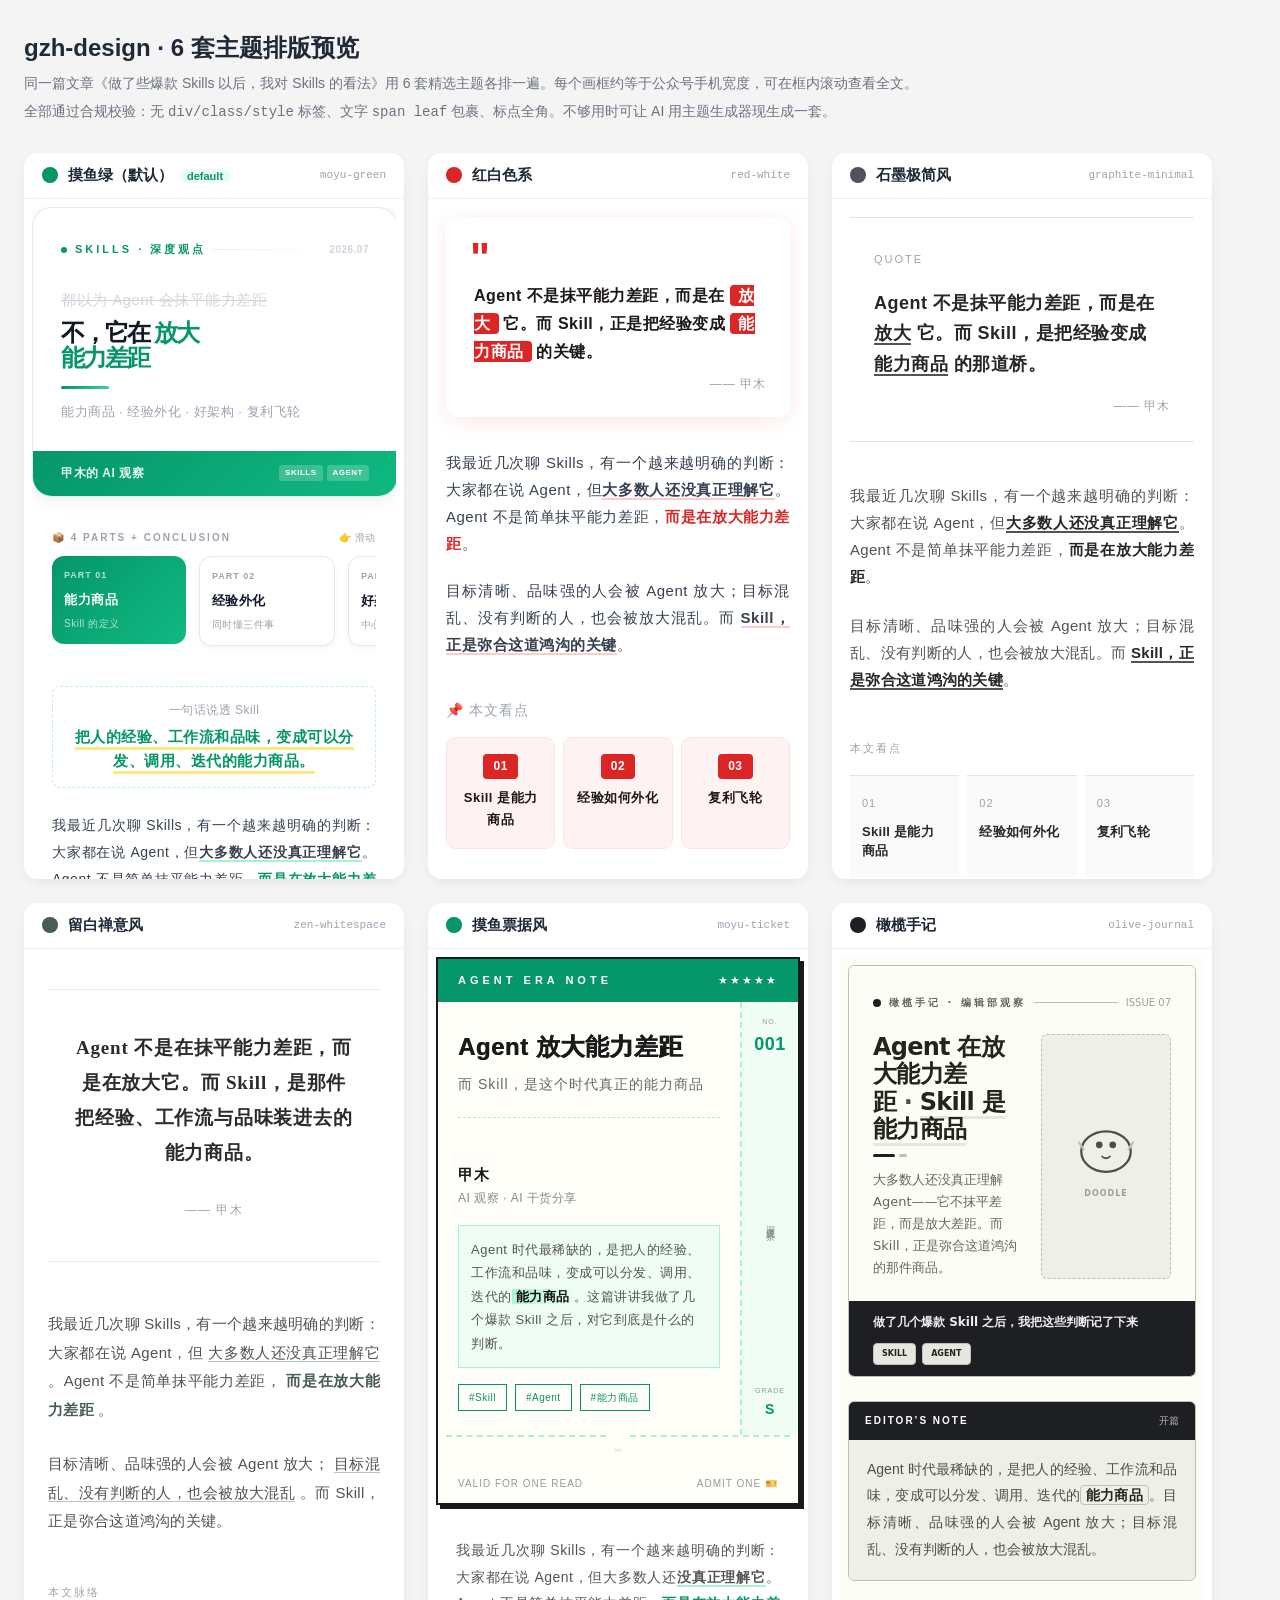
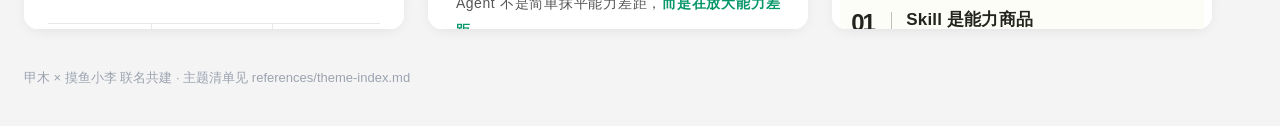
<file: skills/builtin/gzh-design/docs/gallery/index.html>
<!DOCTYPE html>
<html lang="zh-CN">
<head>
<meta charset="UTF-8">
<meta name="viewport" content="width=device-width, initial-scale=1">
<title>gzh-design · 6 套主题排版预览</title>
<style>
  body{margin:0;background:#f4f4f5;font-family:-apple-system,BlinkMacSystemFont,'PingFang SC','Microsoft YaHei',sans-serif;color:#1f2937}
  header{padding:32px 24px 8px;max-width:1480px;margin:0 auto}
  h1{font-size:24px;margin:0 0 8px}
  .sub{color:#6b7280;font-size:14px;line-height:1.7;margin:0 0 4px}
  .grid{display:flex;flex-wrap:wrap;gap:24px;padding:16px 24px 32px;max-width:1480px;margin:0 auto}
  .card{background:#fff;border-radius:14px;box-shadow:0 4px 16px -6px rgba(0,0,0,.12);overflow:hidden;width:380px;display:flex;flex-direction:column}
  .bar{display:flex;align-items:center;gap:10px;padding:13px 18px;border-bottom:1px solid #f0f0f0}
  .dot{width:14px;height:14px;border-radius:50%;flex-shrink:0;border:1px solid rgba(0,0,0,.06)}
  .tname{font-weight:700;font-size:15px}
  .tmeta{margin-left:auto;font-size:11px;color:#9ca3af;font-family:monospace}
  .tag{display:inline-block;font-size:11px;padding:1px 8px;border-radius:10px;background:#ecfdf5;color:#059669;margin-left:6px}
  iframe{width:100%;height:680px;border:0;background:#fff}
  footer{max-width:1480px;margin:0 auto;padding:8px 24px 40px;color:#9ca3af;font-size:13px}
</style>
</head>
<body>
<header>
  <h1>gzh-design · 6 套主题排版预览</h1>
  <p class="sub">同一篇文章《做了些爆款 Skills 以后，我对 Skills 的看法》用 6 套精选主题各排一遍。每个画框约等于公众号手机宽度，可在框内滚动查看全文。</p>
  <p class="sub">全部通过合规校验：无 <code>div/class/style</code> 标签、文字 <code>span leaf</code> 包裹、标点全角。不够用时可让 AI 用主题生成器现生成一套。</p>
</header>
<div class="grid" id="grid"></div>
<footer>甲木 × 摸鱼小李 联名共建 · 主题清单见 references/theme-index.md</footer>
<script>
  const THEMES=[
    ["摸鱼绿（默认）","#059669","moyu-green.html","default"],
    ["红白色系","#DC2626","red-white.html",""],
    ["石墨极简风","#52525B","graphite-minimal.html",""],
    ["留白禅意风","#4A5D52","zen-whitespace.html",""],
    ["摸鱼票据风","#059669","moyu-ticket.html",""],
    ["橄榄手记","#1e1f23","olive-journal.html",""],
  ];
  const grid=document.getElementById('grid');
  THEMES.forEach(function(t){
    var name=t[0],color=t[1],file=t[2],tag=t[3];
    var slug=file.replace('.html','');
    var card=document.createElement('div');
    card.className='card';
    card.innerHTML=
      '<div class="bar">'+
        '<span class="dot" style="background:'+color+'"></span>'+
        '<span class="tname">'+name+(tag?'<span class="tag">'+tag+'</span>':'')+'</span>'+
        '<span class="tmeta">'+slug+'</span>'+
      '</div>'+
      '<iframe src="'+file+'" loading="lazy" title="'+name+'"></iframe>';
    grid.appendChild(card);
  });
</script>
</body>
</html>
</file>
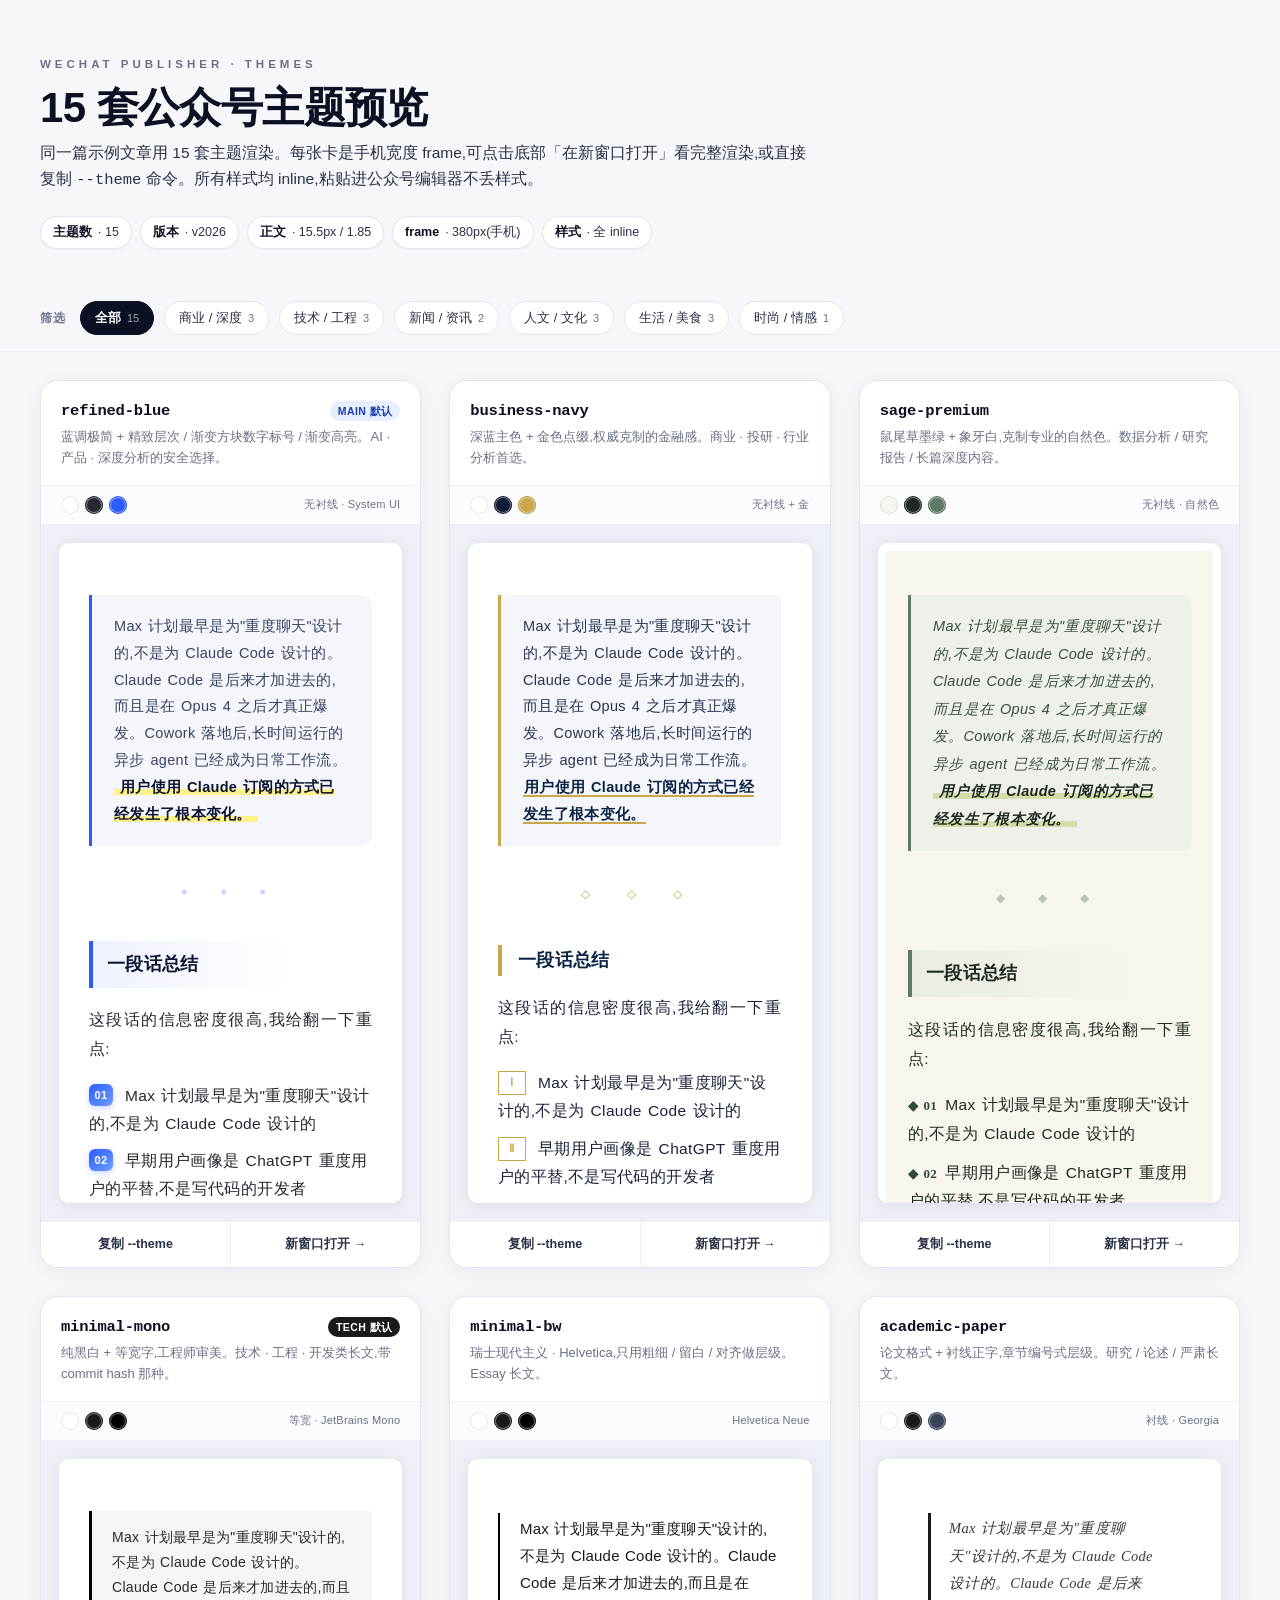
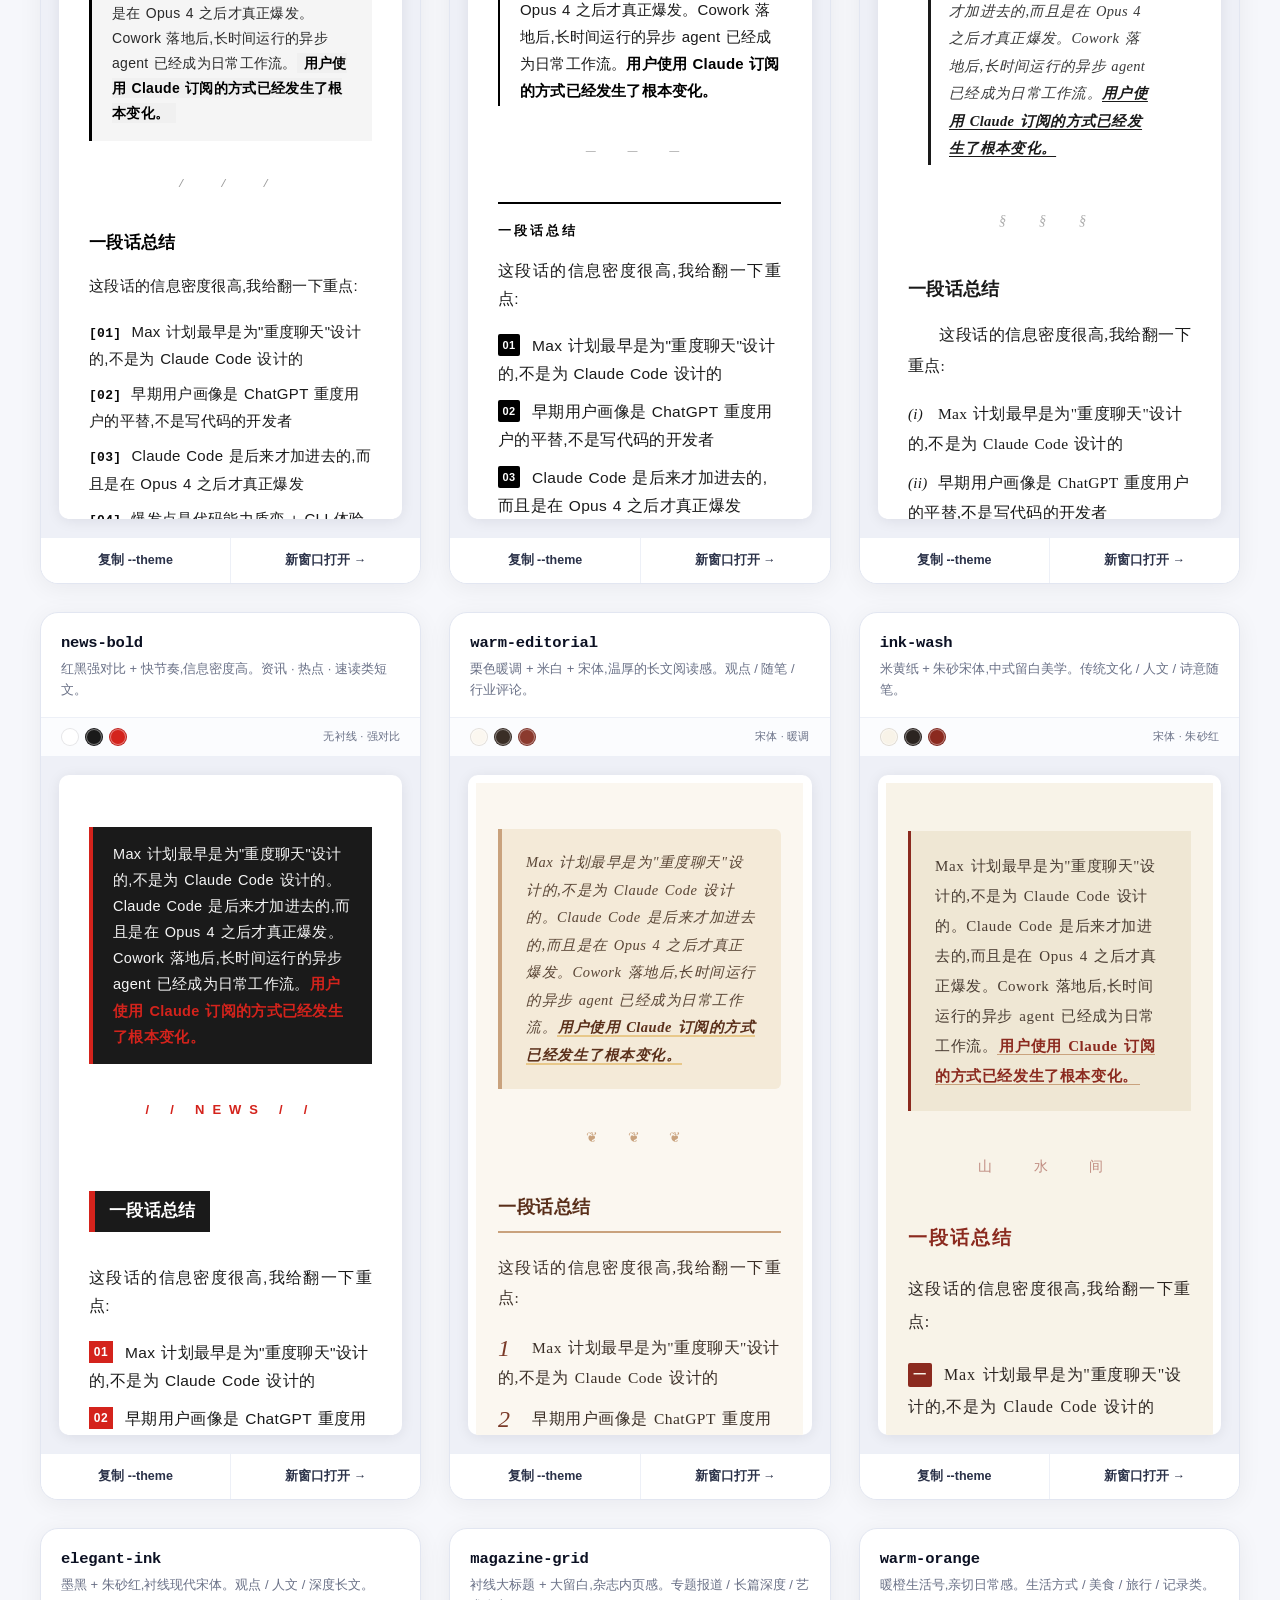
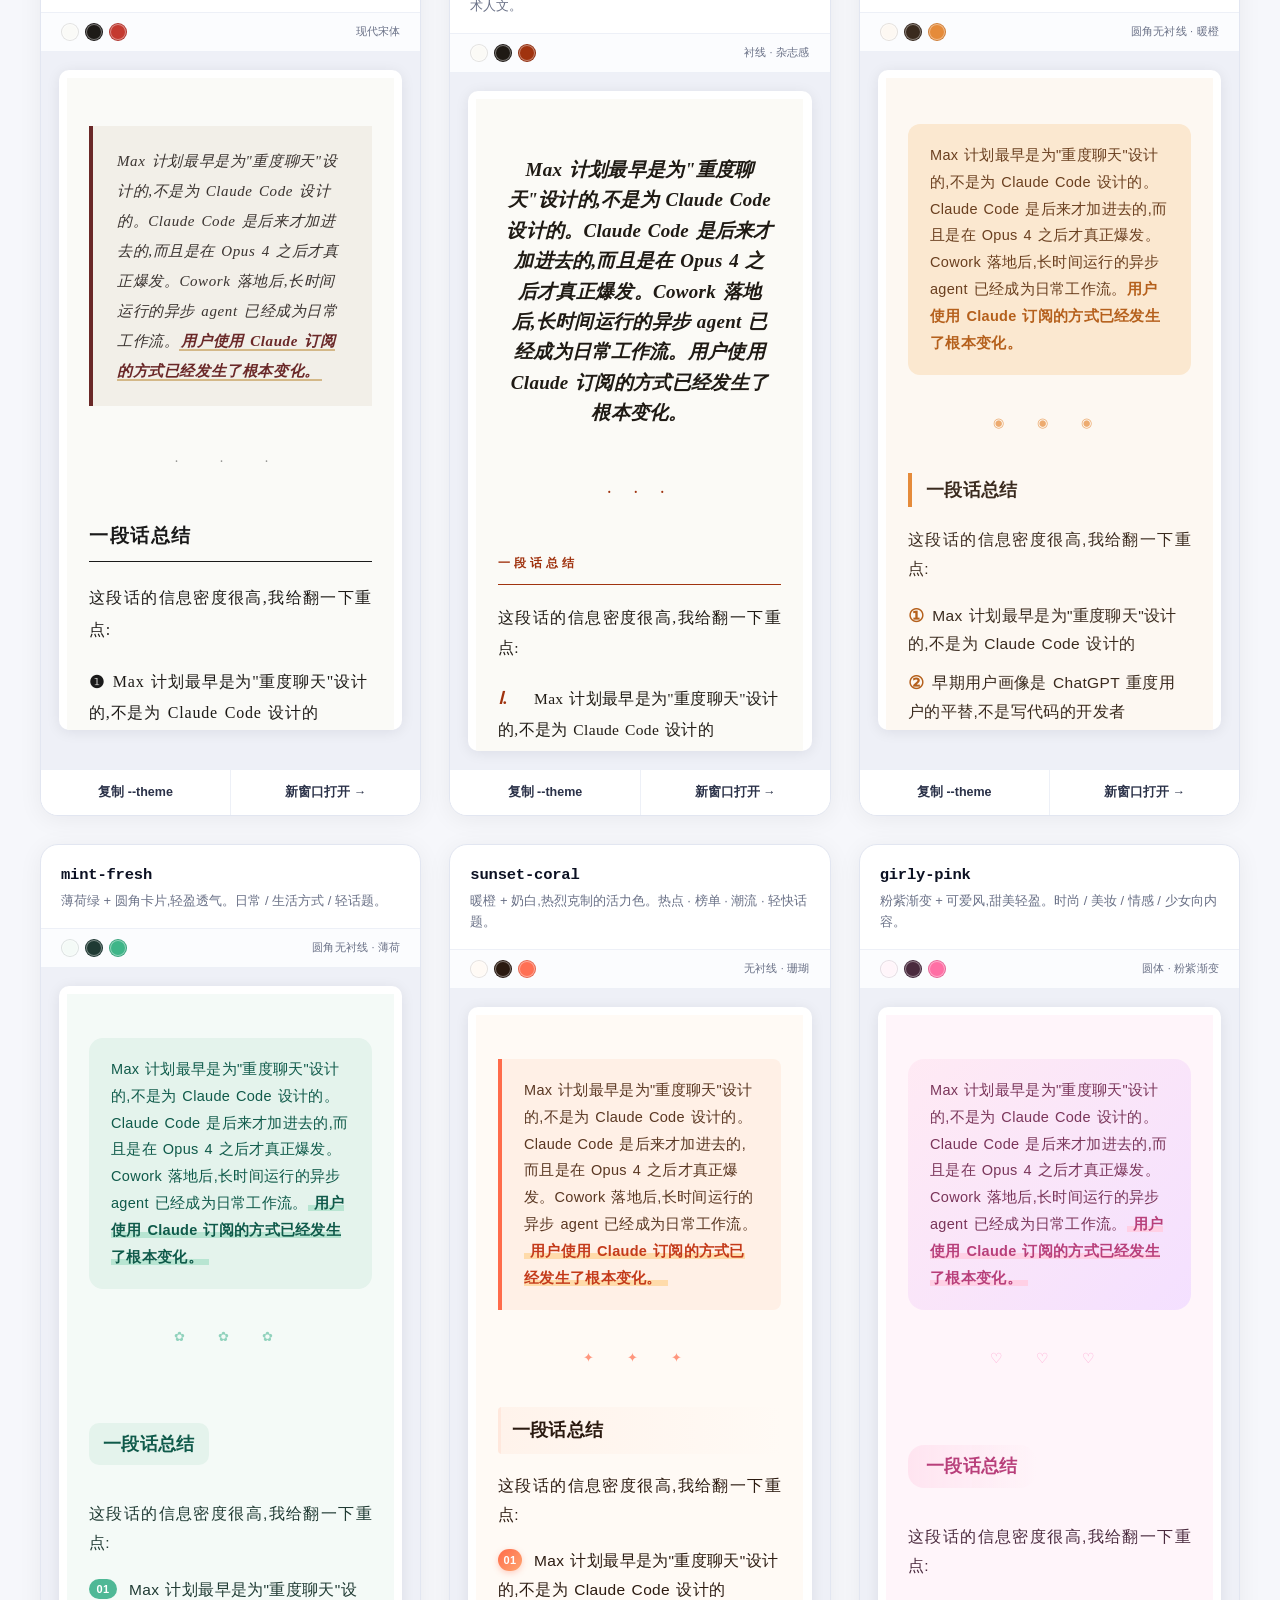
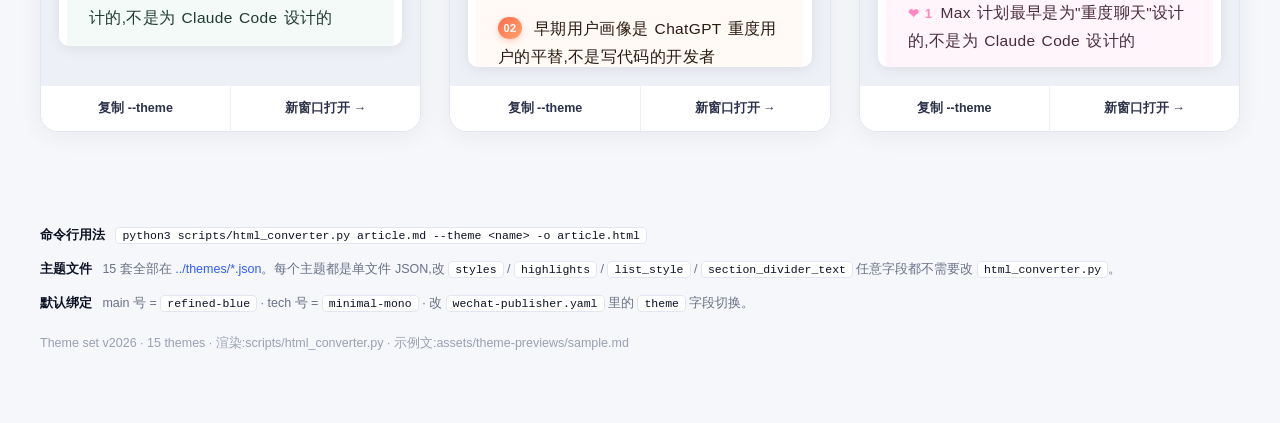
<file: skills/builtin/skill-wechat-publisher/assets/theme-previews/index.html>
<!DOCTYPE html>
<html lang="zh-CN">
<head>
<meta charset="UTF-8" />
<meta name="viewport" content="width=device-width, initial-scale=1.0" />
<title>WeChat Publisher · 主题预览(15 套 · v2026)</title>
<style>
  :root {
    --ink: #0b1022;
    --ink-soft: #2a3148;
    --muted: #6a7187;
    --surface: #f6f7fb;
    --surface-2: #eef0f7;
    --border: #e2e6f1;
    --border-soft: #edf0f7;
    --accent: #2e5bff;
    --accent-soft: #eef2ff;
    --shadow-sm: 0 1px 2px rgba(11, 16, 34, 0.04);
    --shadow-md: 0 4px 24px rgba(11, 16, 34, 0.06);
    --shadow-lg: 0 16px 48px rgba(11, 16, 34, 0.10);
  }
  * { box-sizing: border-box; }
  html, body { margin: 0; padding: 0; background: var(--surface); }
  body {
    font-family: -apple-system, BlinkMacSystemFont, "Helvetica Neue", "Inter", "PingFang SC", "Microsoft YaHei", sans-serif;
    color: var(--ink);
    -webkit-font-smoothing: antialiased;
    -moz-osx-font-smoothing: grayscale;
    line-height: 1.55;
  }

  /* ---------- Header ---------- */
  header {
    max-width: 1680px;
    margin: 0 auto;
    padding: 56px 40px 8px;
  }
  header .eyebrow {
    font-size: 11.5px;
    letter-spacing: 4px;
    text-transform: uppercase;
    color: var(--muted);
    font-weight: 700;
  }
  header h1 {
    font-size: 42px;
    font-weight: 800;
    margin: 10px 0 8px;
    letter-spacing: -0.6px;
    line-height: 1.15;
  }
  header .lede {
    font-size: 15.5px;
    color: var(--ink-soft);
    max-width: 780px;
    line-height: 1.7;
    margin: 6px 0 0;
  }
  header .meta {
    display: flex;
    flex-wrap: wrap;
    gap: 8px;
    margin-top: 22px;
    font-size: 12.5px;
  }
  header .pill {
    display: inline-flex;
    align-items: center;
    gap: 6px;
    padding: 6px 12px;
    border: 1px solid var(--border);
    border-radius: 999px;
    color: var(--ink-soft);
    background: #fff;
    box-shadow: var(--shadow-sm);
  }
  header .pill b { color: var(--ink); font-weight: 700; }
  header .pill code {
    font-family: "SF Mono", Menlo, Consolas, monospace;
    font-size: 11.5px;
    padding: 1px 6px;
    background: var(--surface-2);
    border-radius: 4px;
    color: var(--ink);
  }

  /* ---------- Filter bar ---------- */
  .filter-bar {
    position: sticky;
    top: 0;
    z-index: 20;
    background: rgba(246, 247, 251, 0.92);
    backdrop-filter: saturate(180%) blur(14px);
    -webkit-backdrop-filter: saturate(180%) blur(14px);
    border-bottom: 1px solid var(--border-soft);
    margin-top: 28px;
  }
  .filter-bar .inner {
    max-width: 1680px;
    margin: 0 auto;
    padding: 16px 40px;
    display: flex;
    align-items: center;
    flex-wrap: wrap;
    gap: 10px;
  }
  .filter-bar .label {
    font-size: 12px;
    color: var(--muted);
    letter-spacing: 1px;
    text-transform: uppercase;
    font-weight: 600;
    margin-right: 4px;
  }
  .filter {
    display: inline-flex;
    align-items: center;
    gap: 6px;
    padding: 7px 14px;
    border: 1px solid var(--border);
    border-radius: 999px;
    background: #fff;
    font-size: 13px;
    color: var(--ink-soft);
    cursor: pointer;
    transition: all 0.15s ease;
    font-weight: 500;
    user-select: none;
  }
  .filter:hover {
    border-color: var(--ink-soft);
    color: var(--ink);
  }
  .filter.active {
    background: var(--ink);
    border-color: var(--ink);
    color: #fff;
    font-weight: 600;
  }
  .filter .count {
    font-size: 11px;
    color: var(--muted);
    font-weight: 500;
  }
  .filter.active .count { color: rgba(255,255,255,0.6); }

  /* ---------- Grid ---------- */
  main {
    max-width: 1680px;
    margin: 0 auto;
    padding: 28px 40px 80px;
  }
  .grid {
    display: grid;
    grid-template-columns: repeat(auto-fill, minmax(380px, 1fr));
    gap: 28px;
  }

  /* ---------- Card ---------- */
  .card {
    background: #fff;
    border: 1px solid var(--border);
    border-radius: 18px;
    overflow: hidden;
    box-shadow: var(--shadow-md);
    display: flex;
    flex-direction: column;
    transition: box-shadow 0.2s ease, transform 0.2s ease, opacity 0.2s ease;
  }
  .card:hover {
    box-shadow: var(--shadow-lg);
    transform: translateY(-2px);
  }
  .card.hidden { display: none; }

  .card .head {
    padding: 18px 20px 16px;
    border-bottom: 1px solid var(--border-soft);
  }
  .card .name-row {
    display: flex;
    align-items: baseline;
    justify-content: space-between;
    gap: 10px;
    margin-bottom: 4px;
  }
  .card .name {
    font-family: "SF Mono", "JetBrains Mono", Menlo, Consolas, monospace;
    font-size: 15.5px;
    font-weight: 700;
    color: var(--ink);
    margin: 0;
    letter-spacing: -0.2px;
  }
  .card .badges {
    display: inline-flex;
    gap: 4px;
    flex-shrink: 0;
  }
  .card .badge {
    font-size: 10.5px;
    padding: 2px 8px;
    border-radius: 999px;
    font-weight: 700;
    letter-spacing: 0.4px;
    text-transform: uppercase;
  }
  .card .badge.main {
    background: #e7eeff;
    color: #1f3fb8;
  }
  .card .badge.tech {
    background: #1a1a1a;
    color: #fff;
  }
  .card .desc {
    font-size: 13px;
    color: var(--muted);
    line-height: 1.6;
    margin: 0;
  }
  .card .meta-row {
    display: flex;
    align-items: center;
    justify-content: space-between;
    padding: 10px 20px;
    border-bottom: 1px solid var(--border-soft);
    background: #fbfcfe;
    gap: 12px;
  }
  .card .swatches {
    display: inline-flex;
    align-items: center;
    gap: 6px;
  }
  .card .swatch {
    width: 18px;
    height: 18px;
    border-radius: 50%;
    border: 1px solid rgba(11, 16, 34, 0.10);
    box-shadow: inset 0 0 0 1px rgba(255,255,255,0.4);
  }
  .card .font-tag {
    font-size: 11px;
    color: var(--muted);
    font-weight: 500;
    letter-spacing: 0.2px;
  }
  .card .frame-wrap {
    background: var(--surface-2);
    padding: 18px;
    flex: 1;
    display: flex;
    justify-content: center;
  }
  .card iframe {
    width: 100%;
    max-width: 380px;
    height: 660px;
    border: none;
    border-radius: 10px;
    background: #fff;
    box-shadow: 0 2px 14px rgba(11, 16, 34, 0.08);
  }
  .card .actions {
    display: flex;
    border-top: 1px solid var(--border-soft);
  }
  .card .action {
    flex: 1;
    padding: 13px;
    text-align: center;
    font-size: 12.5px;
    color: var(--ink-soft);
    text-decoration: none;
    font-weight: 600;
    background: #fff;
    border: none;
    cursor: pointer;
    font-family: inherit;
    transition: background 0.12s ease, color 0.12s ease;
  }
  .card .action + .action { border-left: 1px solid var(--border-soft); }
  .card .action:hover {
    background: var(--accent-soft);
    color: var(--accent);
  }
  .card .action.copied {
    background: #e8f7ed;
    color: #1f7a3e;
  }
  .card .action svg {
    width: 13px;
    height: 13px;
    vertical-align: -2px;
    margin-right: 4px;
  }

  /* ---------- Footer ---------- */
  footer {
    max-width: 1680px;
    margin: 0 auto;
    padding: 0 40px 56px;
    color: var(--muted);
    font-size: 12.5px;
    line-height: 1.75;
  }
  footer code {
    font-family: "SF Mono", Menlo, Consolas, monospace;
    font-size: 11.5px;
    padding: 1px 6px;
    background: #fff;
    border: 1px solid var(--border);
    border-radius: 4px;
    color: var(--ink);
  }
  footer a {
    color: var(--accent);
    text-decoration: none;
  }

  /* ---------- Empty state ---------- */
  .empty {
    grid-column: 1 / -1;
    text-align: center;
    padding: 60px 20px;
    color: var(--muted);
    font-size: 14px;
  }
  .empty.hidden { display: none; }

  /* ---------- Responsive ---------- */
  @media (max-width: 720px) {
    header { padding: 40px 20px 8px; }
    header h1 { font-size: 32px; }
    .filter-bar .inner { padding: 14px 20px; }
    main { padding: 22px 20px 60px; }
    footer { padding: 0 20px 40px; }
    .grid { grid-template-columns: 1fr; gap: 22px; }
  }
</style>
</head>
<body>

<header>
  <div class="eyebrow">WeChat Publisher · Themes</div>
  <h1>15 套公众号主题预览</h1>
  <p class="lede">同一篇示例文章用 15 套主题渲染。每张卡是手机宽度 frame,可点击底部「在新窗口打开」看完整渲染,或直接复制 <code>--theme</code> 命令。所有样式均 inline,粘贴进公众号编辑器不丢样式。</p>
  <div class="meta">
    <span class="pill"><b>主题数</b> · 15</span>
    <span class="pill"><b>版本</b> · v2026</span>
    <span class="pill"><b>正文</b> · 15.5px / 1.85</span>
    <span class="pill"><b>frame</b> · 380px(手机)</span>
    <span class="pill"><b>样式</b> · 全 inline</span>
  </div>
</header>

<nav class="filter-bar" aria-label="主题分类筛选">
  <div class="inner">
    <span class="label">筛选</span>
    <button class="filter active" data-cat="all">全部 <span class="count">15</span></button>
    <button class="filter" data-cat="business">商业 / 深度 <span class="count">3</span></button>
    <button class="filter" data-cat="tech">技术 / 工程 <span class="count">3</span></button>
    <button class="filter" data-cat="news">新闻 / 资讯 <span class="count">2</span></button>
    <button class="filter" data-cat="humanities">人文 / 文化 <span class="count">3</span></button>
    <button class="filter" data-cat="lifestyle">生活 / 美食 <span class="count">3</span></button>
    <button class="filter" data-cat="fashion">时尚 / 情感 <span class="count">1</span></button>
  </div>
</nav>

<main>
  <section class="grid" id="grid">

    <!-- ===== AI / 商业 / 深度 ===== -->
    <article class="card" data-cat="business" data-name="refined-blue">
      <div class="head">
        <div class="name-row">
          <h2 class="name">refined-blue</h2>
          <div class="badges"><span class="badge main">main 默认</span></div>
        </div>
        <p class="desc">蓝调极简 + 精致层次 / 渐变方块数字标号 / 渐变高亮。AI · 产品 · 深度分析的安全选择。</p>
      </div>
      <div class="meta-row">
        <span class="swatches" title="背景 / 正文 / 强调">
          <span class="swatch" style="background:#ffffff"></span>
          <span class="swatch" style="background:#242832"></span>
          <span class="swatch" style="background:#2e5bff"></span>
        </span>
        <span class="font-tag">无衬线 · System UI</span>
      </div>
      <div class="frame-wrap"><iframe src="refined-blue.html" loading="lazy"></iframe></div>
      <div class="actions">
        <button class="action copy-btn" data-theme="refined-blue">复制 --theme</button>
        <a class="action" href="refined-blue.html" target="_blank">新窗口打开 →</a>
      </div>
    </article>

    <article class="card" data-cat="business" data-name="business-navy">
      <div class="head">
        <div class="name-row"><h2 class="name">business-navy</h2></div>
        <p class="desc">深蓝主色 + 金色点缀,权威克制的金融感。商业 · 投研 · 行业分析首选。</p>
      </div>
      <div class="meta-row">
        <span class="swatches">
          <span class="swatch" style="background:#ffffff"></span>
          <span class="swatch" style="background:#0f1a33"></span>
          <span class="swatch" style="background:#c9a74a"></span>
        </span>
        <span class="font-tag">无衬线 + 金</span>
      </div>
      <div class="frame-wrap"><iframe src="business-navy.html" loading="lazy"></iframe></div>
      <div class="actions">
        <button class="action copy-btn" data-theme="business-navy">复制 --theme</button>
        <a class="action" href="business-navy.html" target="_blank">新窗口打开 →</a>
      </div>
    </article>

    <article class="card" data-cat="business" data-name="sage-premium">
      <div class="head">
        <div class="name-row"><h2 class="name">sage-premium</h2></div>
        <p class="desc">鼠尾草墨绿 + 象牙白,克制专业的自然色。数据分析 / 研究报告 / 长篇深度内容。</p>
      </div>
      <div class="meta-row">
        <span class="swatches">
          <span class="swatch" style="background:#f7f5ee"></span>
          <span class="swatch" style="background:#1e2a21"></span>
          <span class="swatch" style="background:#5c7a65"></span>
        </span>
        <span class="font-tag">无衬线 · 自然色</span>
      </div>
      <div class="frame-wrap"><iframe src="sage-premium.html" loading="lazy"></iframe></div>
      <div class="actions">
        <button class="action copy-btn" data-theme="sage-premium">复制 --theme</button>
        <a class="action" href="sage-premium.html" target="_blank">新窗口打开 →</a>
      </div>
    </article>

    <!-- ===== 技术 / 工程 ===== -->
    <article class="card" data-cat="tech" data-name="minimal-mono">
      <div class="head">
        <div class="name-row">
          <h2 class="name">minimal-mono</h2>
          <div class="badges"><span class="badge tech">tech 默认</span></div>
        </div>
        <p class="desc">纯黑白 + 等宽字,工程师审美。技术 · 工程 · 开发类长文,带 commit hash 那种。</p>
      </div>
      <div class="meta-row">
        <span class="swatches">
          <span class="swatch" style="background:#ffffff"></span>
          <span class="swatch" style="background:#1a1a1a"></span>
          <span class="swatch" style="background:#000000"></span>
        </span>
        <span class="font-tag">等宽 · JetBrains Mono</span>
      </div>
      <div class="frame-wrap"><iframe src="minimal-mono.html" loading="lazy"></iframe></div>
      <div class="actions">
        <button class="action copy-btn" data-theme="minimal-mono">复制 --theme</button>
        <a class="action" href="minimal-mono.html" target="_blank">新窗口打开 →</a>
      </div>
    </article>

    <article class="card" data-cat="tech" data-name="minimal-bw">
      <div class="head">
        <div class="name-row"><h2 class="name">minimal-bw</h2></div>
        <p class="desc">瑞士现代主义 · Helvetica,只用粗细 / 留白 / 对齐做层级。Essay 长文。</p>
      </div>
      <div class="meta-row">
        <span class="swatches">
          <span class="swatch" style="background:#ffffff"></span>
          <span class="swatch" style="background:#1a1a1a"></span>
          <span class="swatch" style="background:#000000"></span>
        </span>
        <span class="font-tag">Helvetica Neue</span>
      </div>
      <div class="frame-wrap"><iframe src="minimal-bw.html" loading="lazy"></iframe></div>
      <div class="actions">
        <button class="action copy-btn" data-theme="minimal-bw">复制 --theme</button>
        <a class="action" href="minimal-bw.html" target="_blank">新窗口打开 →</a>
      </div>
    </article>

    <article class="card" data-cat="tech" data-name="academic-paper">
      <div class="head">
        <div class="name-row"><h2 class="name">academic-paper</h2></div>
        <p class="desc">论文格式 + 衬线正字,章节编号式层级。研究 / 论述 / 严肃长文。</p>
      </div>
      <div class="meta-row">
        <span class="swatches">
          <span class="swatch" style="background:#ffffff"></span>
          <span class="swatch" style="background:#1a1a1a"></span>
          <span class="swatch" style="background:#3a4459"></span>
        </span>
        <span class="font-tag">衬线 · Georgia</span>
      </div>
      <div class="frame-wrap"><iframe src="academic-paper.html" loading="lazy"></iframe></div>
      <div class="actions">
        <button class="action copy-btn" data-theme="academic-paper">复制 --theme</button>
        <a class="action" href="academic-paper.html" target="_blank">新窗口打开 →</a>
      </div>
    </article>

    <!-- ===== 新闻 / 资讯 ===== -->
    <article class="card" data-cat="news" data-name="news-bold">
      <div class="head">
        <div class="name-row"><h2 class="name">news-bold</h2></div>
        <p class="desc">红黑强对比 + 快节奏,信息密度高。资讯 · 热点 · 速读类短文。</p>
      </div>
      <div class="meta-row">
        <span class="swatches">
          <span class="swatch" style="background:#ffffff"></span>
          <span class="swatch" style="background:#1a1a1a"></span>
          <span class="swatch" style="background:#d4231c"></span>
        </span>
        <span class="font-tag">无衬线 · 强对比</span>
      </div>
      <div class="frame-wrap"><iframe src="news-bold.html" loading="lazy"></iframe></div>
      <div class="actions">
        <button class="action copy-btn" data-theme="news-bold">复制 --theme</button>
        <a class="action" href="news-bold.html" target="_blank">新窗口打开 →</a>
      </div>
    </article>

    <article class="card" data-cat="news" data-name="warm-editorial">
      <div class="head">
        <div class="name-row"><h2 class="name">warm-editorial</h2></div>
        <p class="desc">栗色暖调 + 米白 + 宋体,温厚的长文阅读感。观点 / 随笔 / 行业评论。</p>
      </div>
      <div class="meta-row">
        <span class="swatches">
          <span class="swatch" style="background:#fbf7f0"></span>
          <span class="swatch" style="background:#3a2e26"></span>
          <span class="swatch" style="background:#8b3a2e"></span>
        </span>
        <span class="font-tag">宋体 · 暖调</span>
      </div>
      <div class="frame-wrap"><iframe src="warm-editorial.html" loading="lazy"></iframe></div>
      <div class="actions">
        <button class="action copy-btn" data-theme="warm-editorial">复制 --theme</button>
        <a class="action" href="warm-editorial.html" target="_blank">新窗口打开 →</a>
      </div>
    </article>

    <!-- ===== 人文 / 文化 ===== -->
    <article class="card" data-cat="humanities" data-name="ink-wash">
      <div class="head">
        <div class="name-row"><h2 class="name">ink-wash</h2></div>
        <p class="desc">米黄纸 + 朱砂宋体,中式留白美学。传统文化 / 人文 / 诗意随笔。</p>
      </div>
      <div class="meta-row">
        <span class="swatches">
          <span class="swatch" style="background:#f8f3e8"></span>
          <span class="swatch" style="background:#2b2420"></span>
          <span class="swatch" style="background:#8b2a1f"></span>
        </span>
        <span class="font-tag">宋体 · 朱砂红</span>
      </div>
      <div class="frame-wrap"><iframe src="ink-wash.html" loading="lazy"></iframe></div>
      <div class="actions">
        <button class="action copy-btn" data-theme="ink-wash">复制 --theme</button>
        <a class="action" href="ink-wash.html" target="_blank">新窗口打开 →</a>
      </div>
    </article>

    <article class="card" data-cat="humanities" data-name="elegant-ink">
      <div class="head">
        <div class="name-row"><h2 class="name">elegant-ink</h2></div>
        <p class="desc">墨黑 + 朱砂红,衬线现代宋体。观点 / 人文 / 深度长文。</p>
      </div>
      <div class="meta-row">
        <span class="swatches">
          <span class="swatch" style="background:#fafaf7"></span>
          <span class="swatch" style="background:#1d1a17"></span>
          <span class="swatch" style="background:#c43a30"></span>
        </span>
        <span class="font-tag">现代宋体</span>
      </div>
      <div class="frame-wrap"><iframe src="elegant-ink.html" loading="lazy"></iframe></div>
      <div class="actions">
        <button class="action copy-btn" data-theme="elegant-ink">复制 --theme</button>
        <a class="action" href="elegant-ink.html" target="_blank">新窗口打开 →</a>
      </div>
    </article>

    <article class="card" data-cat="humanities" data-name="magazine-grid">
      <div class="head">
        <div class="name-row"><h2 class="name">magazine-grid</h2></div>
        <p class="desc">衬线大标题 + 大留白,杂志内页感。专题报道 / 长篇深度 / 艺术人文。</p>
      </div>
      <div class="meta-row">
        <span class="swatches">
          <span class="swatch" style="background:#fbfaf6"></span>
          <span class="swatch" style="background:#1f1a14"></span>
          <span class="swatch" style="background:#a0330f"></span>
        </span>
        <span class="font-tag">衬线 · 杂志感</span>
      </div>
      <div class="frame-wrap"><iframe src="magazine-grid.html" loading="lazy"></iframe></div>
      <div class="actions">
        <button class="action copy-btn" data-theme="magazine-grid">复制 --theme</button>
        <a class="action" href="magazine-grid.html" target="_blank">新窗口打开 →</a>
      </div>
    </article>

    <!-- ===== 生活 / 美食 ===== -->
    <article class="card" data-cat="lifestyle" data-name="warm-orange">
      <div class="head">
        <div class="name-row"><h2 class="name">warm-orange</h2></div>
        <p class="desc">暖橙生活号,亲切日常感。生活方式 / 美食 / 旅行 / 记录类。</p>
      </div>
      <div class="meta-row">
        <span class="swatches">
          <span class="swatch" style="background:#fdf8f2"></span>
          <span class="swatch" style="background:#3a2a1e"></span>
          <span class="swatch" style="background:#e58b3a"></span>
        </span>
        <span class="font-tag">圆角无衬线 · 暖橙</span>
      </div>
      <div class="frame-wrap"><iframe src="warm-orange.html" loading="lazy"></iframe></div>
      <div class="actions">
        <button class="action copy-btn" data-theme="warm-orange">复制 --theme</button>
        <a class="action" href="warm-orange.html" target="_blank">新窗口打开 →</a>
      </div>
    </article>

    <article class="card" data-cat="lifestyle" data-name="mint-fresh">
      <div class="head">
        <div class="name-row"><h2 class="name">mint-fresh</h2></div>
        <p class="desc">薄荷绿 + 圆角卡片,轻盈透气。日常 / 生活方式 / 轻话题。</p>
      </div>
      <div class="meta-row">
        <span class="swatches">
          <span class="swatch" style="background:#f4faf7"></span>
          <span class="swatch" style="background:#1f3a33"></span>
          <span class="swatch" style="background:#3eb588"></span>
        </span>
        <span class="font-tag">圆角无衬线 · 薄荷</span>
      </div>
      <div class="frame-wrap"><iframe src="mint-fresh.html" loading="lazy"></iframe></div>
      <div class="actions">
        <button class="action copy-btn" data-theme="mint-fresh">复制 --theme</button>
        <a class="action" href="mint-fresh.html" target="_blank">新窗口打开 →</a>
      </div>
    </article>

    <article class="card" data-cat="lifestyle" data-name="sunset-coral">
      <div class="head">
        <div class="name-row"><h2 class="name">sunset-coral</h2></div>
        <p class="desc">暖橙 + 奶白,热烈克制的活力色。热点 · 榜单 · 潮流 · 轻快话题。</p>
      </div>
      <div class="meta-row">
        <span class="swatches">
          <span class="swatch" style="background:#fffaf5"></span>
          <span class="swatch" style="background:#2b1a10"></span>
          <span class="swatch" style="background:#ff7054"></span>
        </span>
        <span class="font-tag">无衬线 · 珊瑚</span>
      </div>
      <div class="frame-wrap"><iframe src="sunset-coral.html" loading="lazy"></iframe></div>
      <div class="actions">
        <button class="action copy-btn" data-theme="sunset-coral">复制 --theme</button>
        <a class="action" href="sunset-coral.html" target="_blank">新窗口打开 →</a>
      </div>
    </article>

    <!-- ===== 时尚 / 情感 ===== -->
    <article class="card" data-cat="fashion" data-name="girly-pink">
      <div class="head">
        <div class="name-row"><h2 class="name">girly-pink</h2></div>
        <p class="desc">粉紫渐变 + 可爱风,甜美轻盈。时尚 / 美妆 / 情感 / 少女向内容。</p>
      </div>
      <div class="meta-row">
        <span class="swatches">
          <span class="swatch" style="background:#fff5fa"></span>
          <span class="swatch" style="background:#4a2a3e"></span>
          <span class="swatch" style="background:#ff6fa5"></span>
        </span>
        <span class="font-tag">圆体 · 粉紫渐变</span>
      </div>
      <div class="frame-wrap"><iframe src="girly-pink.html" loading="lazy"></iframe></div>
      <div class="actions">
        <button class="action copy-btn" data-theme="girly-pink">复制 --theme</button>
        <a class="action" href="girly-pink.html" target="_blank">新窗口打开 →</a>
      </div>
    </article>

    <p class="empty hidden" id="empty-state">没有匹配该分类的主题</p>
  </section>
</main>

<footer>
  <p>
    <b style="color:var(--ink);">命令行用法</b> &nbsp;
    <code>python3 scripts/html_converter.py article.md --theme &lt;name&gt; -o article.html</code>
  </p>
  <p>
    <b style="color:var(--ink);">主题文件</b> &nbsp; 15 套全部在 <a href="../themes/">../themes/*.json</a>。每个主题都是单文件 JSON,改 <code>styles</code> / <code>highlights</code> / <code>list_style</code> / <code>section_divider_text</code> 任意字段都不需要改 <code>html_converter.py</code>。
  </p>
  <p>
    <b style="color:var(--ink);">默认绑定</b> &nbsp; main 号 = <code>refined-blue</code> · tech 号 = <code>minimal-mono</code> · 改 <code>wechat-publisher.yaml</code> 里的 <code>theme</code> 字段切换。
  </p>
  <p style="margin-top:18px;color:#9aa0b3;">Theme set v2026 · 15 themes · 渲染:scripts/html_converter.py · 示例文:assets/theme-previews/sample.md</p>
</footer>

<script>
  // ---------- Filter ----------
  const filters = document.querySelectorAll('.filter');
  const cards = document.querySelectorAll('.card');
  const empty = document.getElementById('empty-state');
  filters.forEach(btn => {
    btn.addEventListener('click', () => {
      filters.forEach(b => b.classList.remove('active'));
      btn.classList.add('active');
      const cat = btn.dataset.cat;
      let visible = 0;
      cards.forEach(c => {
        const match = (cat === 'all') || c.dataset.cat === cat;
        c.classList.toggle('hidden', !match);
        if (match) visible++;
      });
      empty.classList.toggle('hidden', visible > 0);
      // smooth scroll back to grid top so user sees the change
      document.getElementById('grid').scrollIntoView({ behavior: 'smooth', block: 'start' });
    });
  });

  // ---------- Copy command ----------
  const copyBtns = document.querySelectorAll('.copy-btn');
  copyBtns.forEach(btn => {
    btn.addEventListener('click', async () => {
      const theme = btn.dataset.theme;
      const cmd = `python3 scripts/html_converter.py article.md --theme ${theme} -o article.html`;
      try {
        await navigator.clipboard.writeText(cmd);
        const orig = btn.textContent;
        btn.textContent = '✓ 已复制命令';
        btn.classList.add('copied');
        setTimeout(() => {
          btn.textContent = orig;
          btn.classList.remove('copied');
        }, 1600);
      } catch (e) {
        // Fallback: show command inline
        btn.textContent = `--theme ${theme}`;
        setTimeout(() => { btn.textContent = '复制 --theme'; }, 1600);
      }
    });
  });
</script>
</body>
</html>
</file>
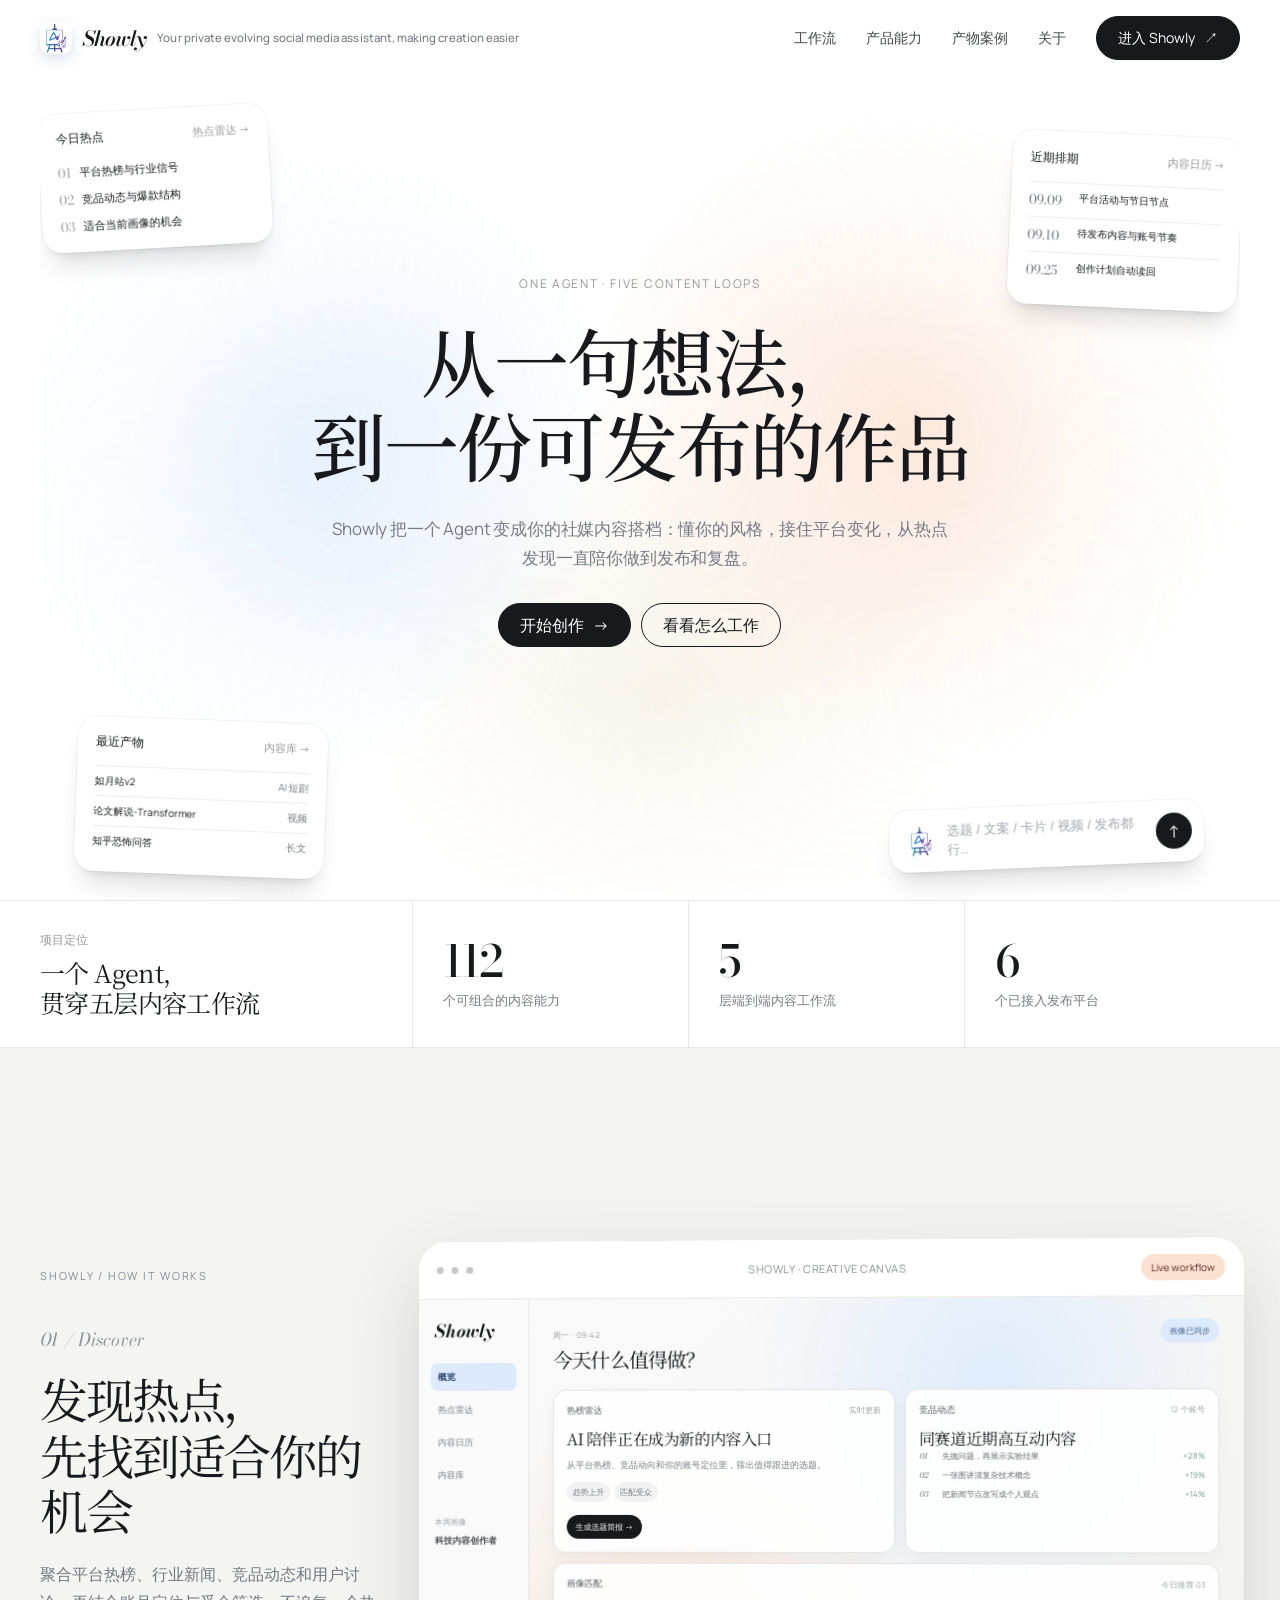
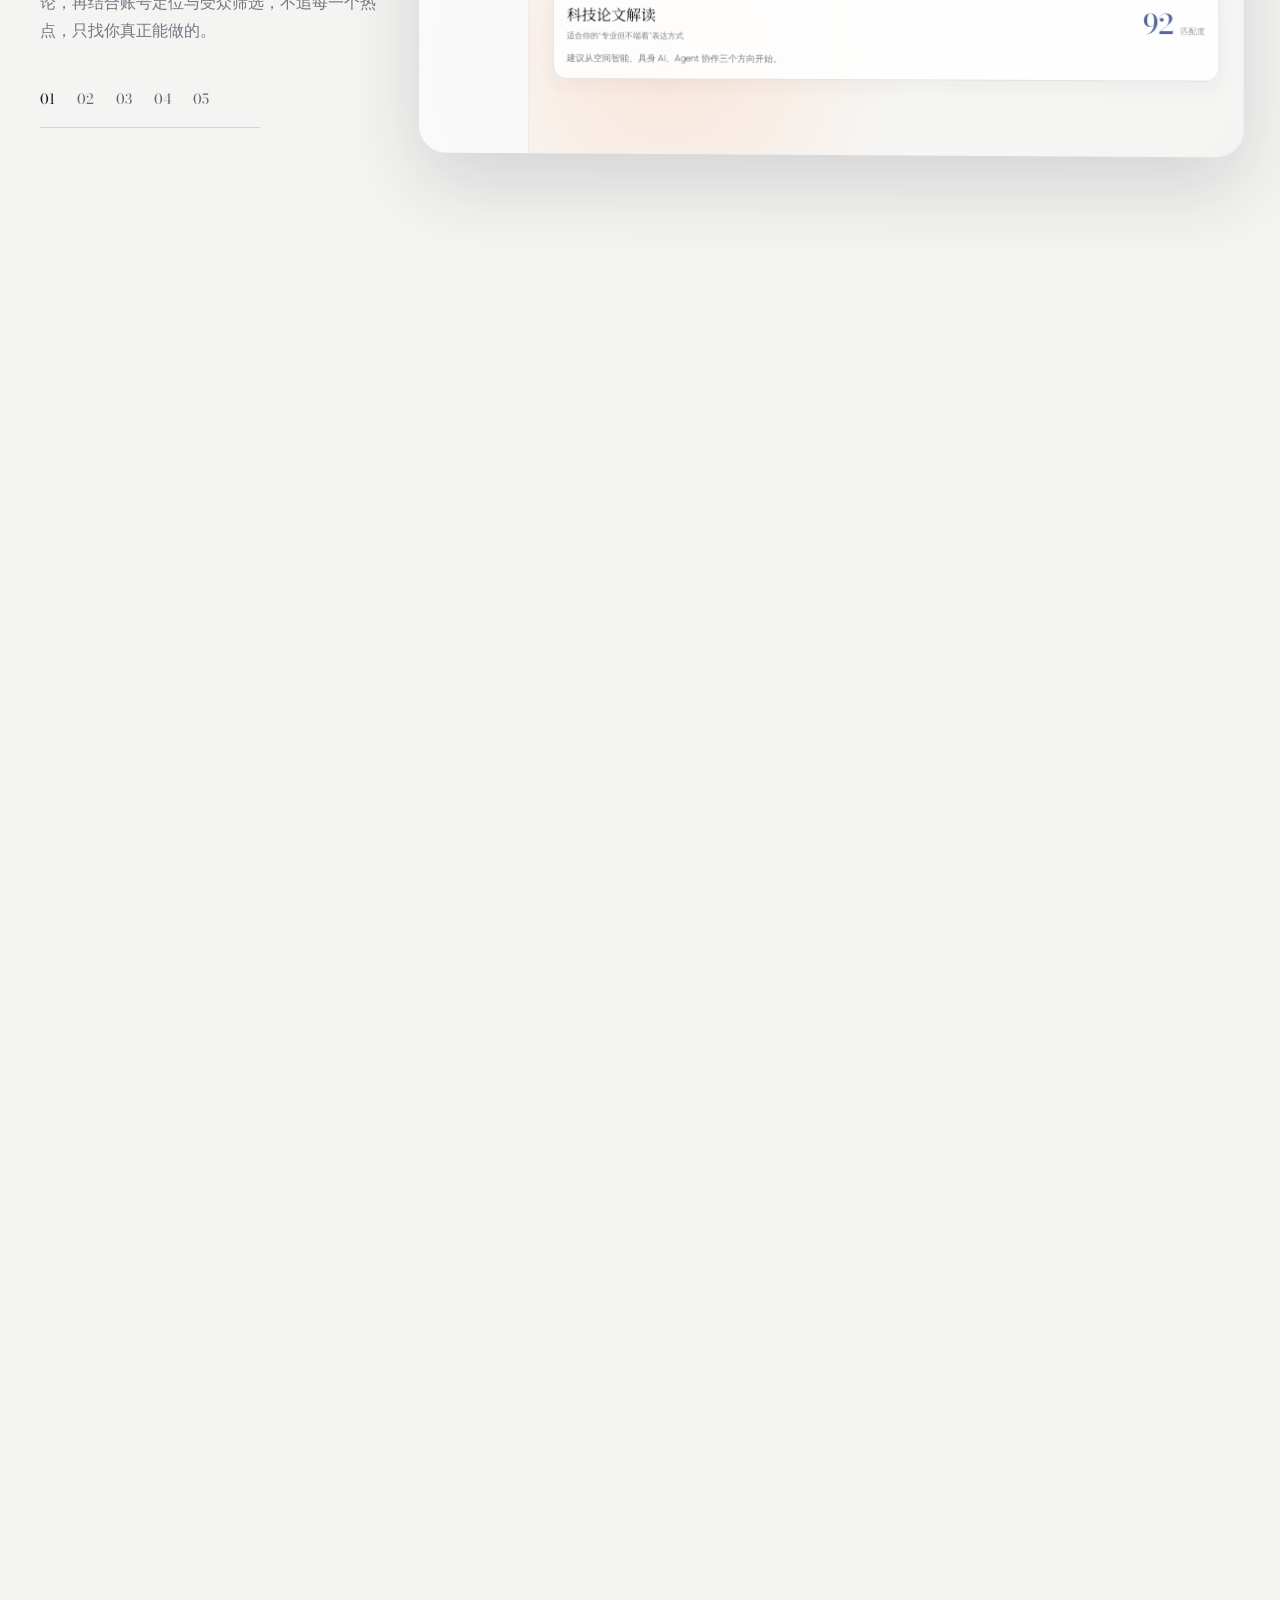
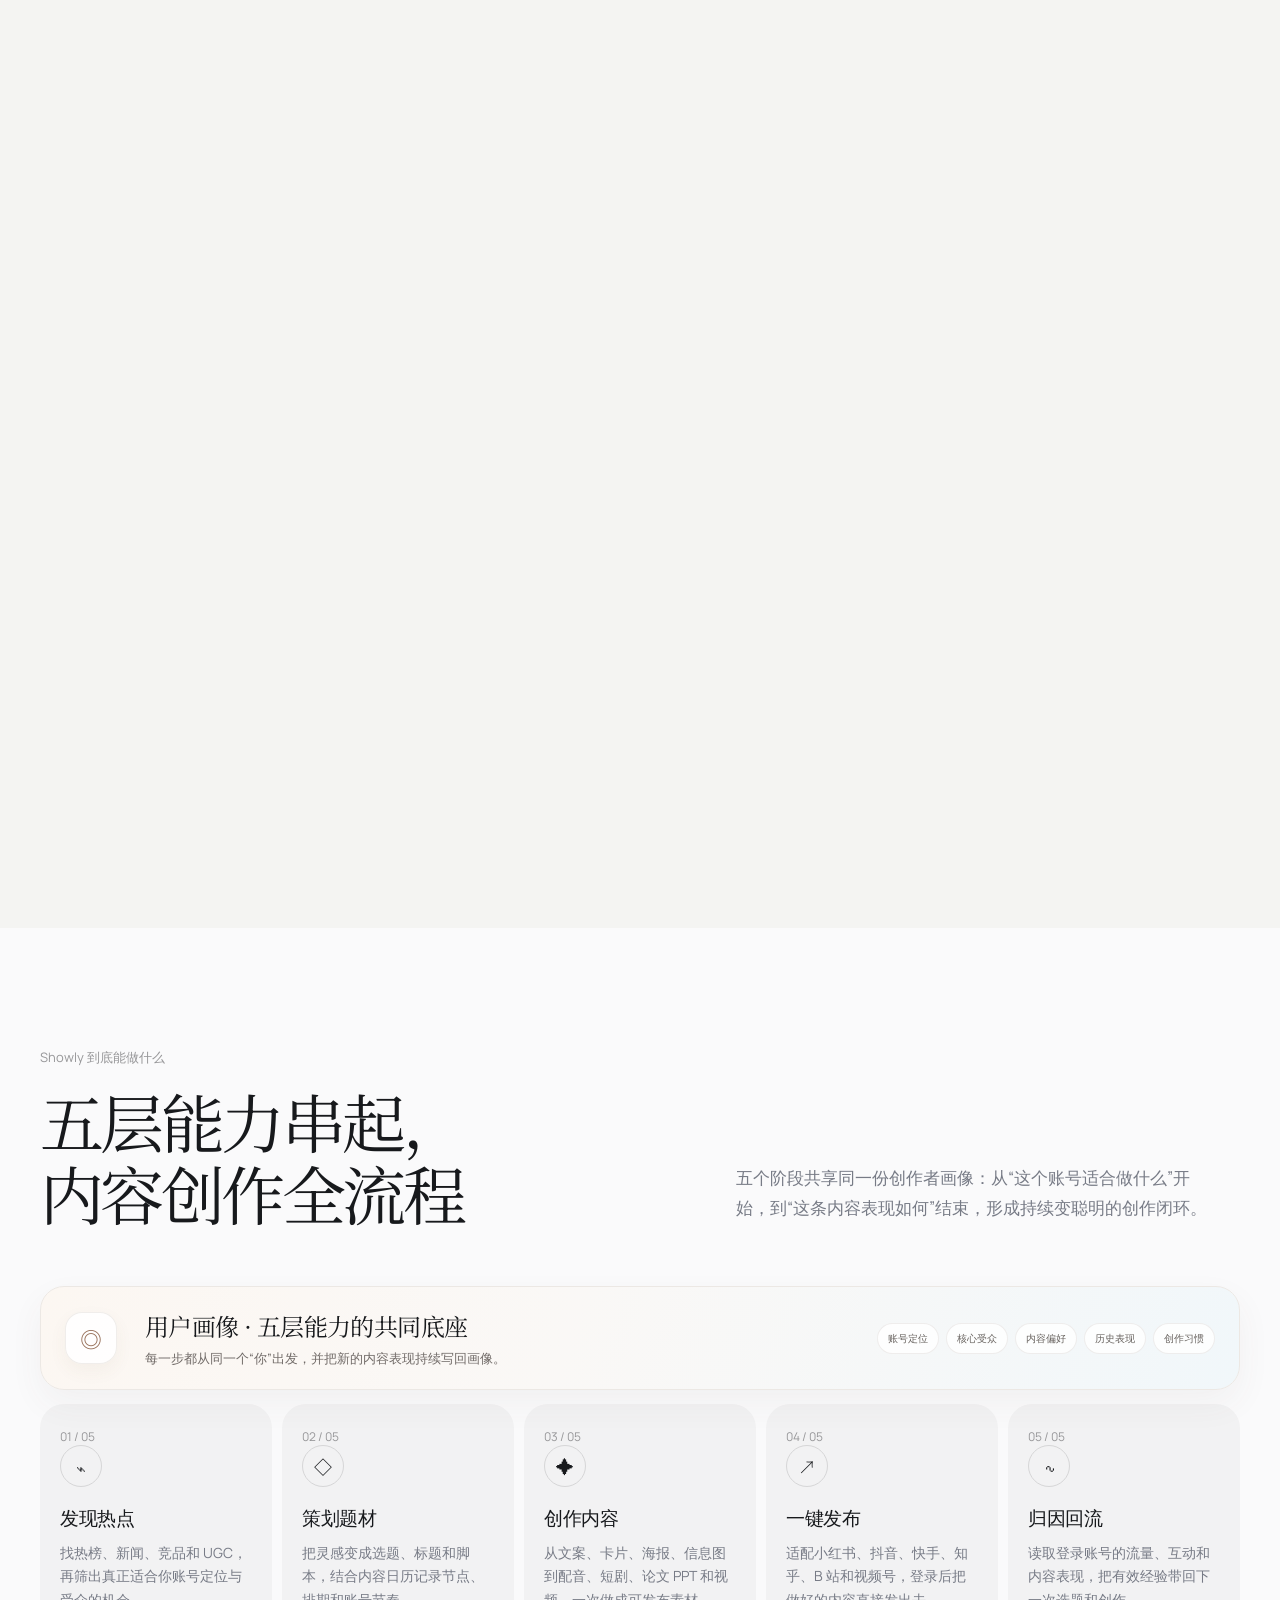
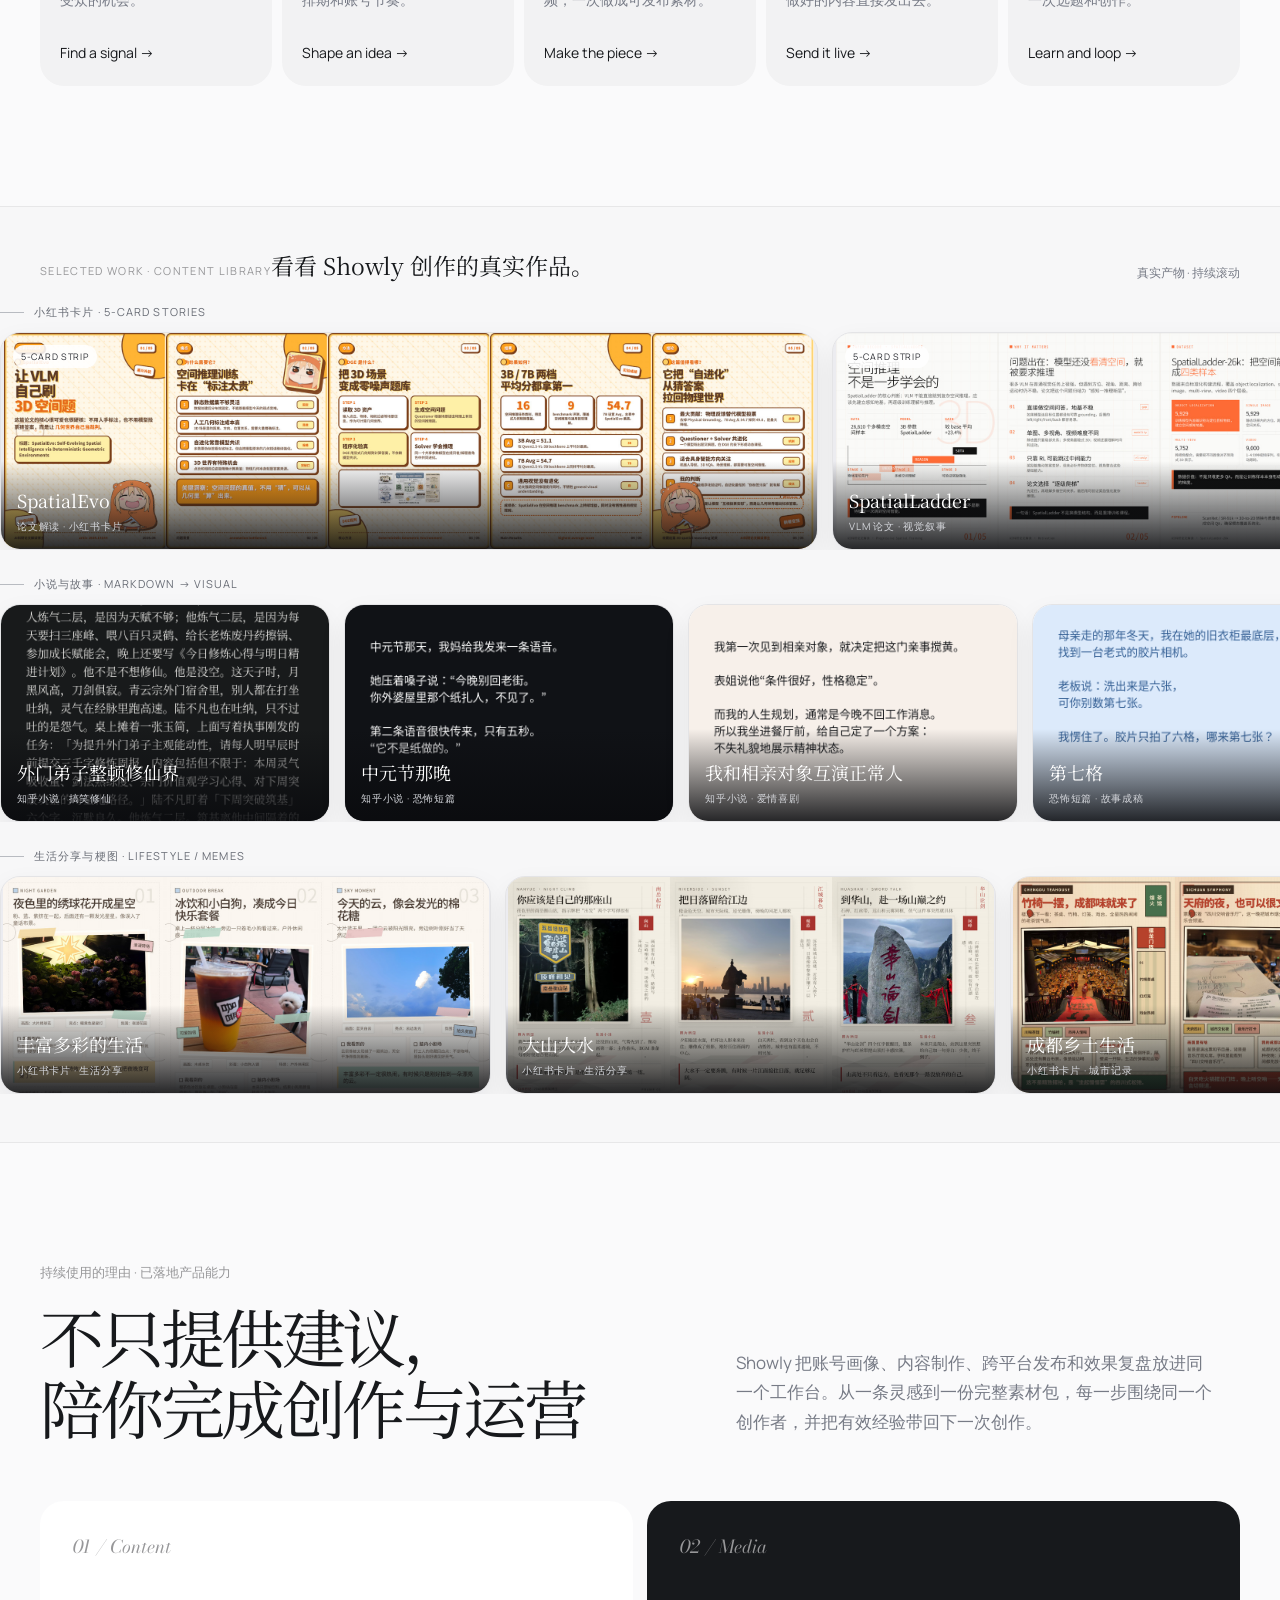
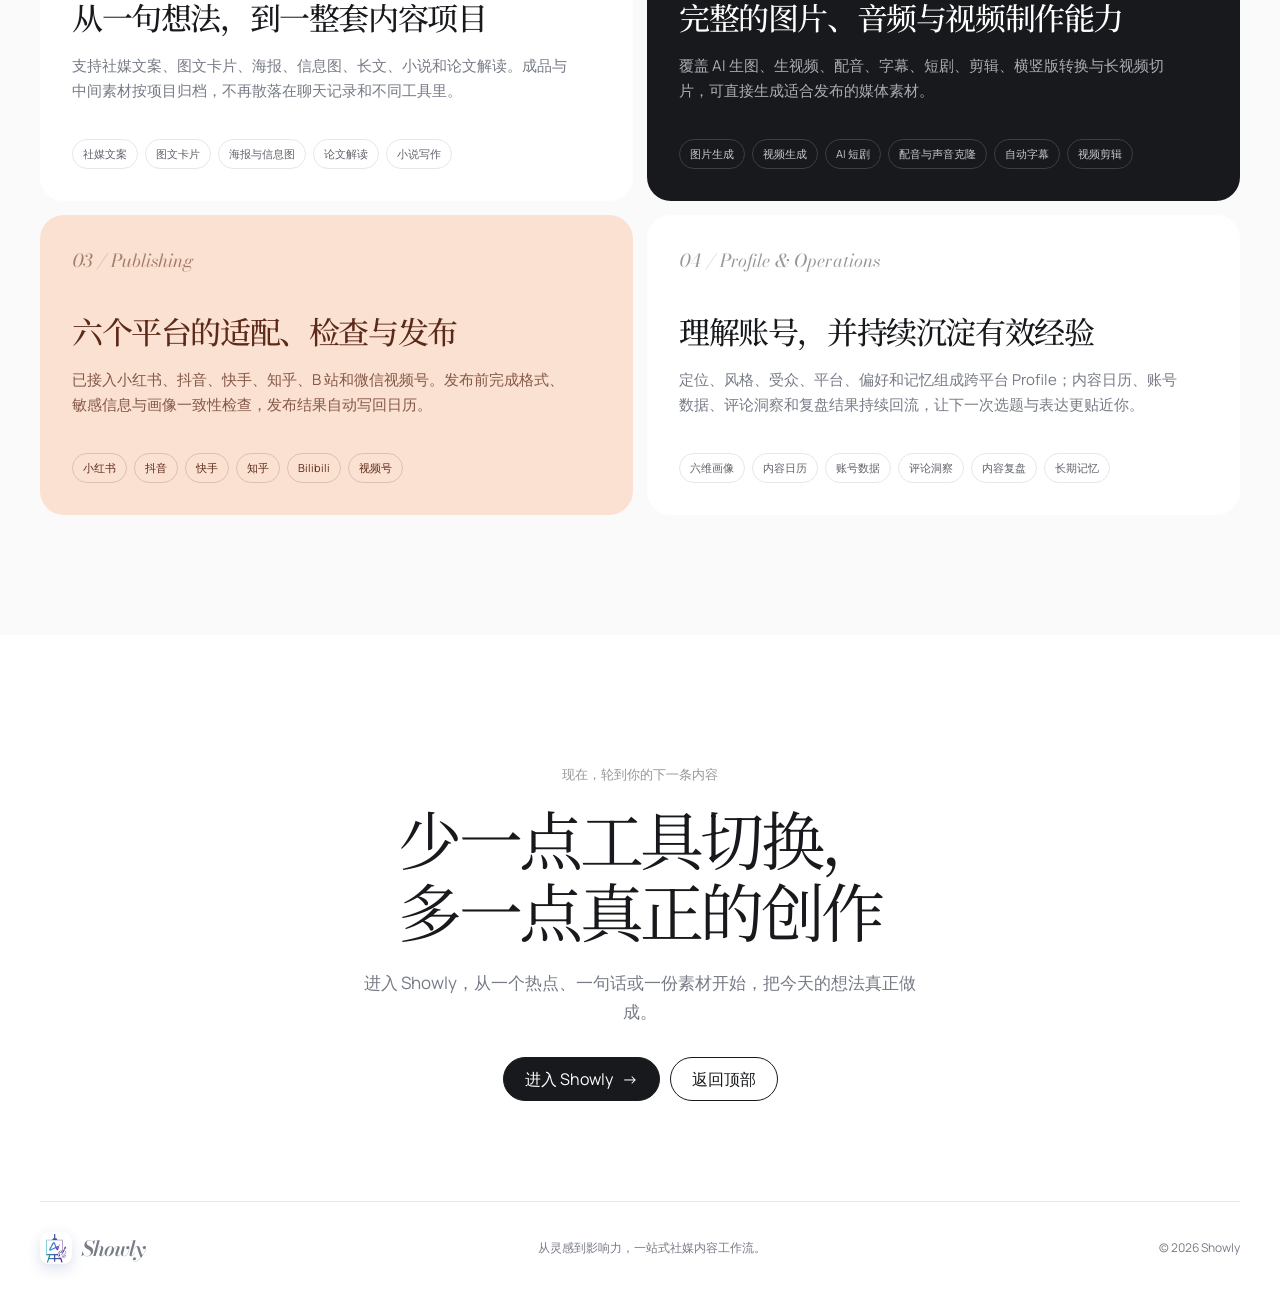
<file: web/static/main.html>
<!doctype html>
<html lang="zh-CN">
<head>
<meta charset="utf-8">
<meta name="viewport" content="width=device-width,initial-scale=1">
<meta name="description" content="Showly - 从灵感到发布，完整的社媒内容工作流。">
<title>Showly - 让好内容自然发生</title>
<link rel="icon" type="image/png" href="easel-icon-transparent.png">
<link rel="preconnect" href="https://fonts.googleapis.com">
<link rel="preconnect" href="https://fonts.gstatic.com" crossorigin>
<!-- 非阻塞加载：fonts.googleapis.com 在中国大陆网络下会 net::ERR_TIMED_OUT，
     阻塞式 stylesheet 会让首屏一直等到超时。拿不到就回退本地字体栈。 -->
<link rel="stylesheet" media="print" onload="this.media='all'" href="https://fonts.googleapis.com/css2?family=Bodoni+Moda:ital,opsz,wght@0,6..96,400..700;1,6..96,400..700&family=Manrope:wght@400;500;600&family=Noto+Serif+SC:wght@400;500&display=swap">
<style>
  *{box-sizing:border-box;margin:0;padding:0}
  :root{
    --ink:#17191c;
    --paper:#fff;
    --fog:#fafafb;
    --mist:#f2f2f3;
    --line:#e7e7e8;
    --muted:#777b86;
    --quiet:#979799;
    --peach:#fbe1d1;
    --peach-ink:#5d2a1a;
    --blue:#dceafb;
    --serif:"Noto Serif SC","Songti SC","Iowan Old Style",serif;
    --number:"Bodoni Moda","Didot","Baskerville",serif;
    --sans:"Manrope","Avenir Next","Noto Sans SC","Microsoft YaHei",sans-serif;
    --content:1200px;
  }
  html{scroll-behavior:smooth;background:var(--paper);overflow-x:clip}
  body{font-family:var(--sans);color:var(--ink);background:var(--paper);-webkit-font-smoothing:antialiased;overflow-x:clip;max-width:100%}
  button,a{font:inherit}
  a{color:inherit;text-decoration:none}
  ::selection{background:var(--peach);color:var(--peach-ink)}
  .shell{width:min(var(--content),calc(100% - 48px));margin:0 auto}

  .topbar{height:76px;display:flex;align-items:center;justify-content:space-between;position:relative;z-index:20}
  .brand{display:flex;align-items:center;gap:10px;font-family:var(--number),var(--serif);font-size:21px;font-style:italic;font-weight:600;letter-spacing:-.045em}
  .topbar .brand{gap:11px}.brand-tagline{font-family:var(--sans);font-size:11.5px;font-style:normal;font-weight:500;line-height:1.2;letter-spacing:.005em;color:var(--muted);white-space:nowrap}
  .brand-mark{width:32px;height:32px;border-radius:9px;display:block;object-fit:cover;box-shadow:0 5px 14px rgba(51,66,148,.16)}
  .nav{display:flex;align-items:center;gap:30px;font-size:14px}
  .nav a:not(.pill){position:relative;padding:8px 0;color:#44474b}
  .nav a:not(.pill)::after{content:"";position:absolute;left:0;right:100%;bottom:3px;height:1px;background:var(--ink);transition:right .25s ease}
  .nav a:not(.pill):hover::after{right:0}
  .pill{display:inline-flex;align-items:center;justify-content:center;gap:9px;height:44px;padding:0 21px;border-radius:999px;border:1px solid var(--ink);transition:transform .2s ease,background .2s ease,color .2s ease}
  .pill:hover{transform:translateY(-2px)}
  .pill-dark{background:var(--ink);color:#fff}
  .pill-light{background:transparent;color:var(--ink)}
  .pill-light:hover{background:var(--ink);color:#fff}

  .hero-scroll{position:relative}
  .hero{height:calc(100svh - 76px);min-height:720px;position:relative;display:grid;place-items:center;padding:96px 0 150px;isolation:isolate;overflow:hidden}
  .hero-wash{position:absolute;z-index:-2;inset:3% 0 1%;background:
    radial-gradient(circle at 22% 45%,rgba(220,234,251,.9),transparent 31%),
    radial-gradient(circle at 73% 42%,rgba(251,225,209,.92),transparent 34%),
    radial-gradient(circle at 52% 76%,rgba(244,238,224,.78),transparent 35%);
    filter:blur(6px);opacity:.82}
  .hero-wash::after{content:"";position:absolute;inset:0;background:radial-gradient(ellipse at center,transparent 0 35%,rgba(255,255,255,.68) 72%,#fff 91%)}
  .hero-copy{text-align:center;max-width:980px;position:relative;z-index:4}
  .eyebrow{font-size:12px;letter-spacing:.14em;text-transform:uppercase;color:var(--quiet);margin-bottom:26px}
  .hero h1{font-family:"Source Han Serif SC","Noto Serif SC","Songti SC",serif;font-size:clamp(62px,5.85vw,84px);font-weight:500;line-height:1.12;letter-spacing:-.025em}
  /* Keep the hero statement in one Chinese display face; the old Bodoni fallback
     made the emphasized phrase look like a different type system. */
  .hero h1 em{font-family:inherit;font-weight:inherit;font-style:normal;letter-spacing:inherit;color:inherit}
  .hero-desc{max-width:620px;margin:28px auto 0;color:var(--muted);font-size:17px;line-height:1.75;letter-spacing:-.01em}
  .hero-actions{display:flex;justify-content:center;gap:10px;margin-top:30px}

  .artifact{position:absolute;background:#fff;border-radius:20px;box-shadow:0 0 0 1px rgba(4,23,43,.05),0 20px 25px -8px rgba(0,0,0,.12),0 8px 12px -8px rgba(0,0,0,.12);z-index:5;animation:arrive .8s cubic-bezier(.2,.8,.2,1) both;will-change:transform,border-radius,box-shadow}
  .artifact small{color:var(--quiet);font-size:11px}
  .signal{left:0;top:4%;width:230px;padding:16px 18px;animation-delay:.15s;transform:rotate(-3.2deg)}
  .signal-head{display:flex;align-items:center;justify-content:space-between;font-size:12px;margin-bottom:15px}
  .hot-list{display:flex;flex-direction:column;gap:7px;margin-top:10px;font-size:11px}.hot-list div{display:flex;gap:8px;align-items:center}.hot-list b{font-family:var(--number);font-size:13px;font-weight:500;color:#aaa}.hot-list span{overflow:hidden;text-overflow:ellipsis;white-space:nowrap}
  .output{right:0;top:7%;width:230px;padding:18px;animation-delay:.25s;transform:rotate(2.6deg)}
  .schedule-list{display:flex;flex-direction:column;margin-top:8px}.schedule-list div{display:grid;grid-template-columns:42px 1fr;gap:8px;padding:7px 0;border-top:1px solid #eee;font-size:10px}.schedule-list time{font-family:var(--number);font-size:13px;color:#777b86}
  .ring{width:58px;height:58px;border-radius:50%;background:conic-gradient(var(--peach-ink) 0 76%,#eee 76%);display:grid;place-items:center;position:relative}
  .ring::after{content:"";position:absolute;width:46px;height:46px;background:#fff;border-radius:50%}
  .ring b{position:relative;z-index:1;font-size:11px;font-weight:500}
  .trend{left:3%;bottom:3%;width:250px;padding:16px 18px;animation-delay:.35s;transform:rotate(2.2deg)}
  .output-list{display:flex;flex-direction:column;margin-top:8px}.output-list div{display:flex;justify-content:space-between;gap:8px;padding:7px 0;border-top:1px solid #eee;font-size:10px}.output-list b{font-weight:400;color:#777b86}
  .composer{right:3%;bottom:4%;width:315px;padding:12px 12px 12px 16px;display:flex;align-items:center;gap:10px;animation-delay:.45s;transform:rotate(-2.4deg)}
  .composer span{flex:1;color:#a3a6af;font-size:13px}
  .composer-button{width:36px;height:36px;border-radius:50%;display:grid;place-items:center;background:var(--ink);color:#fff;font-size:17px}
  .avatar{width:32px;height:32px;display:block;object-fit:contain;filter:drop-shadow(0 4px 8px rgba(51,66,148,.1))}
  @keyframes arrive{from{opacity:0;translate:0 18px;scale:.97}to{opacity:1;translate:0 0;scale:1}}

  .proof{border-top:1px solid var(--line);border-bottom:1px solid var(--line)}
  .proof-grid{display:grid;grid-template-columns:1.35fr repeat(3,1fr);min-height:142px}
  .proof-item{padding:30px;border-left:1px solid var(--line);display:flex;flex-direction:column;justify-content:center}
  .proof-item:first-child{border-left:0;padding-left:0}
  .proof-kicker{font-size:12px;color:var(--quiet);margin-bottom:8px}
  .proof-lead{font-family:var(--serif);font-size:25px;line-height:1.2;letter-spacing:-.025em}
  .proof-value{font-family:var(--number);font-size:44px;line-height:1;font-weight:500;letter-spacing:-.05em;margin-bottom:8px;font-variant-numeric:lining-nums}
  .proof-label{font-size:13px;color:var(--muted)}

  .section{padding:120px 0}
  .section-fog{background:var(--fog)}
  .section-head{display:grid;grid-template-columns:1.1fr .9fr;gap:80px;align-items:end;margin-bottom:58px}
  .section-label{font-size:13px;color:var(--quiet);margin-bottom:18px}
  h2{font-family:var(--serif);font-size:clamp(44px,5vw,66px);line-height:1.12;font-weight:400;letter-spacing:-.055em}
  h2 em{font-family:inherit;font-weight:inherit;font-style:normal;letter-spacing:inherit}
  .section-intro{color:var(--muted);font-size:17px;line-height:1.75;max-width:480px;padding-bottom:6px}
  .reveal{opacity:0;transform:translateY(34px);filter:blur(7px);transition:opacity .8s cubic-bezier(.2,.75,.2,1),transform .8s cubic-bezier(.2,.75,.2,1),filter .8s ease}.reveal.in-view{opacity:1;transform:none;filter:none}.flow .reveal:nth-child(2),.cap-grid .reveal:nth-child(2){transition-delay:.08s}.flow .reveal:nth-child(3),.cap-grid .reveal:nth-child(3){transition-delay:.16s}.flow .reveal:nth-child(4),.cap-grid .reveal:nth-child(4){transition-delay:.24s}.flow .reveal:nth-child(5){transition-delay:.32s}

  /* Scroll-driven product story */
  .story-scroll{height:520vh;background:#f4f4f2;color:var(--ink);position:relative}
  .story-sticky{height:100vh;min-height:720px;position:sticky;top:0;display:grid;grid-template-columns:.58fr 1.42fr;gap:3vw;align-items:center;overflow:hidden;padding:0 max(24px,calc((100vw - var(--content))/2))}
  .story-copy{position:relative;height:460px;z-index:4}
  .story-kicker{position:absolute;top:0;font-size:11px;letter-spacing:.16em;text-transform:uppercase;color:#858993}
  .story-step{position:absolute;inset:58px 0 auto;opacity:0;visibility:hidden;transform:translateY(28px);transition:opacity .4s ease,transform .4s ease}
  .story-step.active{opacity:1;visibility:visible;transform:none}
  .story-step .step-no{font-family:var(--number);font-size:18px;font-style:italic;color:#8d9199;display:block;margin-bottom:18px}
  .story-step h2{font-size:clamp(43px,3.75vw,56px);line-height:1.16;color:var(--ink);letter-spacing:-.045em}
  .story-step p{margin-top:22px;color:#737781;line-height:1.75;font-size:16px;max-width:420px}
  .story-progress{position:absolute;bottom:0;left:0;width:220px;height:1px;background:#d2d3d5}
  .story-progress i{display:block;width:var(--story-progress,0%);height:100%;background:var(--ink);transition:width .12s linear}
  .story-dots{position:absolute;bottom:18px;display:flex;gap:22px}
  .story-dot{width:auto;height:auto;background:none;color:#62666e;font-family:var(--number);font-size:14px;font-style:normal;transition:color .3s ease}
  .story-dot::after{content:"01"}.story-dot:nth-child(2)::after{content:"02"}.story-dot:nth-child(3)::after{content:"03"}.story-dot:nth-child(4)::after{content:"04"}.story-dot:nth-child(5)::after{content:"05"}
  .story-dot.active{width:auto;background:none;color:var(--ink)}

  .studio{width:100%;aspect-ratio:16/10;height:auto;min-height:0;border-radius:28px;background:#fff;color:var(--ink);position:relative;overflow:hidden;box-shadow:0 30px 80px rgba(35,38,48,.16);transform:perspective(1500px) rotateY(-2deg);transition:transform .5s ease}
  .studio:hover{transform:perspective(1500px) rotateY(0)}
  .studio-bar{height:58px;background:#fff;border-bottom:1px solid #e6e6e6;display:flex;align-items:center;padding:0 18px;gap:8px;position:relative;z-index:20}
  .studio-dot{width:7px;height:7px;border-radius:50%;background:#c7c7c8}
  .studio-title{position:absolute;left:50%;transform:translateX(-50%);font-size:11px;color:#8a8d93;letter-spacing:.05em}
  .studio-status{margin-left:auto;font-size:10px;color:#5d2a1a;background:var(--peach);padding:6px 10px;border-radius:999px}
  .studio-canvas{position:absolute;inset:58px 0 0;background:radial-gradient(circle at 70% 18%,rgba(220,234,251,.88),transparent 34%),radial-gradient(circle at 30% 78%,rgba(251,225,209,.78),transparent 36%),linear-gradient(135deg,#fafafb,#f4f4f2);}
  .mock-sidebar{position:absolute;left:0;top:0;bottom:0;width:112px;padding:18px 12px;background:rgba(250,250,251,.94);border-right:1px solid #e7e7e8;display:flex;flex-direction:column;gap:5px;color:#777b86;font-size:9px}
  .mock-sidebar strong{font-family:var(--number);font-size:18px;font-style:italic;color:var(--ink);margin:0 4px 14px}.mock-sidebar small{font-size:8px;color:#a0a3a8;margin:22px 4px 1px}.mock-sidebar b{font-size:9px;color:#4f535b;font-weight:600;margin:0 4px;line-height:1.45}.mock-nav{padding:7px 7px;border-radius:7px}.mock-nav.active{background:var(--blue);color:#334a72;font-weight:600}
  .mock-main{position:absolute;inset:0 0 0 112px;padding:22px 24px;overflow:hidden}.mock-toolbar{display:flex;align-items:flex-start;justify-content:space-between;margin-bottom:18px}.mock-toolbar small{font-size:8px;color:#979799;letter-spacing:.05em}.mock-toolbar h3{font-family:var(--serif);font-weight:400;font-size:20px;line-height:1.2;margin-top:5px;letter-spacing:-.04em}.mock-toolbar-pill{font-size:8px;color:#48618f;background:var(--blue);border-radius:999px;padding:6px 9px}.mock-toolbar-pill.peach{background:var(--peach);color:var(--peach-ink)}
  .mock-grid{display:grid;grid-template-columns:1.05fr .95fr;gap:10px}.mock-panel{background:rgba(255,255,255,.9);border:1px solid #e4e4e5;border-radius:13px;padding:13px;min-height:130px;box-shadow:0 8px 18px rgba(35,38,48,.045)}.mock-panel-head{display:flex;align-items:center;justify-content:space-between;font-size:9px;color:#555960;margin-bottom:12px}.mock-panel-head em{font-size:8px;font-style:normal;color:#a0a3a8}.mock-panel h4{font-family:var(--serif);font-size:16px;line-height:1.3;font-weight:400;letter-spacing:-.025em}.mock-panel p{font-size:9px;color:#777b86;line-height:1.55;margin-top:8px}.mock-tags{display:flex;gap:4px;margin-top:10px}.mock-tags i{font-size:8px;font-style:normal;padding:4px 6px;border-radius:999px;background:var(--mist);color:#777b86}.mock-feature button{margin-top:13px;border:0;background:var(--ink);color:#fff;border-radius:999px;font-size:8px;padding:6px 9px}.mock-wide{grid-column:1/-1;min-height:83px}.mock-list{list-style:none;display:flex;flex-direction:column;gap:7px}.mock-list li{display:grid;grid-template-columns:18px 1fr auto;gap:5px;align-items:center;font-size:8px;color:#686c75}.mock-list b{font-family:var(--number);font-style:italic;color:#a0a3a8}.mock-list em{font-style:normal;color:#6f9b80;font-size:8px}.mock-recommend{display:grid;grid-template-columns:1fr auto;gap:2px 12px;align-items:center}.mock-recommend strong{font-family:var(--serif);font-size:15px;font-weight:400}.mock-recommend span{font-size:8px;color:#777b86}.mock-recommend b{grid-row:1/3;grid-column:2;font-family:var(--number);font-size:27px;color:#52679e;font-weight:500}.mock-recommend small{font-family:var(--sans);font-size:8px;color:#979799;font-weight:400}.score-line{height:4px;background:#f0f0f1;border-radius:4px;margin-top:11px}.score-line i{display:block;height:100%;border-radius:4px;background:linear-gradient(90deg,#dceafb,#f0cdb9)}.calendar-panel{min-height:174px}.calendar-rows{display:flex;flex-direction:column}.calendar-rows div{display:grid;grid-template-columns:42px 1fr auto;gap:5px;align-items:center;padding:8px 0;border-top:1px solid #eee}.calendar-rows b{font-family:var(--number);font-size:10px;font-weight:500;color:#777b86}.calendar-rows span{font-size:8px;color:#555960}.calendar-rows i{font-size:7px;color:#9b806a;font-style:normal;background:var(--peach);padding:3px 5px;border-radius:999px}.matrix-row{display:grid;grid-template-columns:repeat(4,1fr);gap:7px}.matrix-row div{padding:9px 8px;background:#fafafa;border:1px solid #ededee;border-radius:9px}.matrix-row b{display:block;font-size:9px;font-weight:600;color:#555960}.matrix-row span{display:block;font-size:7px;color:#979799;margin-top:5px}
  .publish-workspace{position:absolute;inset:22px 28px}.publish-head{display:flex;align-items:flex-start;justify-content:space-between;margin-bottom:14px}.publish-head small{font-size:8px;color:#979799;letter-spacing:.05em}.publish-head h3{font-family:var(--serif);font-size:20px;font-weight:400;line-height:1.2;margin-top:5px;letter-spacing:-.04em}.publish-layout{display:grid;grid-template-columns:1.2fr .8fr;gap:10px}.publish-main-card,.publish-side-card{background:rgba(255,255,255,.92);border:1px solid #e4e4e5;border-radius:13px;padding:14px;box-shadow:0 8px 18px rgba(35,38,48,.045)}.publish-main-card{grid-row:span 2;min-height:236px}.publish-main-card h4{font-family:var(--serif);font-size:18px;line-height:1.3;font-weight:400}.publish-main-card p{font-size:9px;color:#777b86;line-height:1.55;margin-top:8px}.publish-checklist{display:flex;flex-direction:column;gap:7px;margin-top:16px;font-size:9px;color:#6f9b80}.publish-main-card button{margin-top:18px;border:0;background:var(--ink);color:#fff;border-radius:999px;font-size:8px;padding:7px 11px}.platform-list{display:grid;grid-template-columns:repeat(3,1fr);gap:6px;margin-top:8px}.platform-list span{font-size:8px;padding:7px 4px;text-align:center;border:1px solid #e9e9ea;border-radius:7px;color:#686c75;background:#fafafa}.publish-progress{height:4px;background:#f0f0f1;border-radius:4px;margin-top:13px}.publish-progress i{display:block;height:100%;border-radius:4px;background:linear-gradient(90deg,#dceafb,#f0cdb9)}.publish-side-card>small{font-size:8px;color:#979799;display:block;margin-top:6px}.schedule-card>div:not(.mock-panel-head){display:grid;grid-template-columns:40px 1fr auto;gap:4px;align-items:center;border-top:1px solid #eee;padding:8px 0;font-size:8px}.schedule-card b{font-family:var(--number);font-size:10px;font-weight:500;color:#777b86}.schedule-card span{color:#686c75}.schedule-card i{font-size:7px;font-style:normal;color:#9b806a;background:var(--peach);padding:3px 5px;border-radius:999px}
  .scene{position:absolute;inset:0;opacity:0;visibility:hidden;pointer-events:none;transform:translateY(24px) scale(.975);filter:blur(8px);transition:opacity .5s ease,transform .65s cubic-bezier(.2,.8,.2,1),filter .5s ease}
  .studio[data-stage="0"] .scene-0,.studio[data-stage="1"] .scene-1,.studio[data-stage="2"] .scene-2,.studio[data-stage="3"] .scene-3,.studio[data-stage="4"] .scene-4{opacity:1;visibility:visible;transform:none;filter:none}
  .scene .ui-card{opacity:0;translate:0 22px}.scene[style] .ui-card{opacity:1}.studio[data-stage="0"] .scene-0 .ui-card,.studio[data-stage="1"] .scene-1 .ui-card,.studio[data-stage="2"] .scene-2 .ui-card,.studio[data-stage="3"] .scene-3 .ui-card,.studio[data-stage="4"] .scene-4 .ui-card{opacity:1;translate:0 0}.scene .ui-card:nth-child(2){transition-delay:.08s}.scene .ui-card:nth-child(3){transition-delay:.16s}.scene .ui-card:nth-child(4){transition-delay:.24s}
  .story-panel{position:absolute;inset:7% 7%;display:flex;flex-direction:column}
  .panel-meta{display:flex;justify-content:space-between;align-items:center;color:#8f9299;font-size:10px;letter-spacing:.08em;text-transform:uppercase;margin-bottom:20px}
  .pipeline{background:#fff;border:1px solid #e7e7e8;border-radius:20px;overflow:hidden;margin:auto 0}
  .pipeline-row{display:grid;grid-template-columns:42px 92px 1fr 38px;align-items:center;gap:12px;min-height:64px;padding:0 20px;border-top:1px solid #ececee}
  .pipeline-row:first-child{border-top:0}.pipeline-no{font-family:var(--number);font-style:italic;color:#a0a3a8}.pipeline-row strong{font-family:var(--serif);font-size:18px;font-weight:500}.pipeline-row span{font-size:11px;color:#7c7f86}.pipeline-row b{font-family:var(--number);font-size:20px;font-weight:500;text-align:right}
  .execution-map{display:grid;grid-template-columns:1fr 46px 1fr;align-items:stretch;margin:auto 0;min-height:360px}
  .exec-block{border:1px solid #e1e1e3;border-radius:22px;background:#fff;padding:28px;display:flex;flex-direction:column}.exec-block.dark{background:var(--ink);color:#fff;border-color:var(--ink)}
  .exec-block small{font-size:10px;letter-spacing:.1em;color:#93969c}.exec-block h3{font-family:var(--serif);font-size:32px;line-height:1.15;font-weight:400;margin:22px 0 12px}.exec-block p{font-size:12px;line-height:1.65;color:#7b7e84}.exec-block.dark p{color:#aeb1b7}
  .exec-tags{display:flex;flex-wrap:wrap;gap:6px;margin-top:auto;padding-top:28px}.exec-tags span{font-size:9px;padding:5px 8px;border-radius:999px;background:var(--mist);color:#75787e}.exec-block.dark .exec-tags span{background:#2d3035;color:#c4c6ca}
  .exec-link{display:grid;place-items:center;color:#91949a;font-size:22px}
  .delivery-project{margin:auto 0;background:#fff;border:1px solid #e4e4e5;border-radius:22px;overflow:hidden}
  .delivery-head{padding:24px 26px;background:var(--peach);color:var(--peach-ink);display:flex;align-items:center;justify-content:space-between}.delivery-head small{font-size:10px;letter-spacing:.08em}.delivery-head strong{font-family:var(--serif);font-size:23px;font-weight:500}
  .delivery-body{display:grid;grid-template-columns:1.25fr .75fr}.file-list{padding:12px 24px}.file-row{display:flex;justify-content:space-between;align-items:center;min-height:48px;border-top:1px solid #ececee;font-size:12px}.file-row:first-child{border-top:0}.file-row span{color:#8b8e94;font-size:10px}
  .delivery-aside{border-left:1px solid #ececee;padding:22px;display:flex;flex-direction:column;justify-content:space-between}.delivery-aside small{font-size:10px;color:#999ca2}.delivery-aside b{font-family:var(--number);font-size:44px;font-weight:500}.platform-list{display:flex;flex-wrap:wrap;gap:5px}.platform-list span{font-size:9px;background:var(--mist);border-radius:999px;padding:5px 7px}
  .ui-card{position:absolute;background:#fff;border-radius:18px;box-shadow:0 0 0 1px rgba(4,23,43,.05),0 18px 30px -14px rgba(0,0,0,.22);padding:18px;transition:transform .65s cubic-bezier(.2,.8,.2,1),opacity .45s ease}
  .ui-label{font-size:10px;color:#989ba1;margin-bottom:10px;display:flex;align-items:center;justify-content:space-between}
  .ui-title{font-size:15px;font-weight:600;letter-spacing:-.02em;line-height:1.35}
  .ui-copy{font-size:11px;color:#777b86;line-height:1.55;margin-top:7px}
  .ui-chip{display:inline-block;font-size:9px;padding:4px 7px;border-radius:999px;background:var(--mist);color:#777b86;margin:8px 4px 0 0}
  .ui-num{font-family:var(--number);font-size:38px;line-height:1;font-weight:500;letter-spacing:-.05em}
  .ui-num em{font-size:17px;color:#777b86;font-style:normal;margin-left:4px}
  .mini-bars{display:flex;align-items:end;gap:5px;height:42px;margin-top:15px}
  .mini-bars i{width:9px;border-radius:5px 5px 2px 2px;background:#dceafb}
  .mini-bars i:nth-child(3n){background:#17191c}
  .scene-heading{position:absolute;left:50%;top:46%;transform:translate(-50%,-50%);font-family:var(--serif);font-size:42px;line-height:1.12;text-align:center;letter-spacing:-.055em;width:70%}
  .scene-heading small{display:block;font-family:var(--sans);font-size:11px;color:#8b8e94;letter-spacing:.12em;text-transform:uppercase;margin-bottom:13px}
  .idea-card{width:210px;left:5%;top:8%;transform:rotate(-4deg)}
  .calendar-card{width:225px;right:5%;top:11%;transform:rotate(3deg)}
  .profile-card{width:196px;left:9%;bottom:8%;transform:rotate(2deg)}
  .profile-row{display:flex;align-items:center;gap:10px}.profile-face{width:36px;height:36px;border-radius:50%;background:var(--blue);display:grid;place-items:center;font-size:10px}
  .signal-card{width:210px;right:7%;bottom:7%;transform:rotate(-3deg)}
  .script-card{width:52%;left:8%;top:10%;height:55%;padding:24px}
  .script-line{height:7px;background:#ececee;border-radius:9px;margin:11px 0}.script-line:nth-child(2n){width:78%}.script-line:nth-child(3n){width:91%}
  .shot-card{width:39%;right:6%;bottom:8%;height:48%;background:#202226;color:#fff;padding:20px}
  .shot-frame{height:62%;border-radius:12px;background:linear-gradient(145deg,#7f8e9f,#d4bca9 50%,#5b4b42);margin-top:10px;position:relative;overflow:hidden}
  .shot-frame::after{content:"▶";position:absolute;inset:0;display:grid;place-items:center;color:#fff;font-size:20px;background:rgba(0,0,0,.12)}
  .audio-card{width:40%;left:5%;bottom:6%;padding:14px 18px}
  .wave{display:flex;align-items:center;gap:3px;height:32px}.wave i{width:3px;border-radius:5px;background:var(--peach-ink);height:var(--h)}
  .publish-card{width:52%;left:24%;top:16%;padding:28px;text-align:center}
  .publish-check{width:54px;height:54px;border-radius:50%;background:var(--ink);color:#fff;display:grid;place-items:center;margin:0 auto 16px;font-size:22px}
  .metric-card{width:180px}.metric-a{left:4%;bottom:8%;transform:rotate(-4deg)}.metric-b{right:4%;bottom:9%;transform:rotate(4deg)}
  .platform-row{display:flex;justify-content:center;gap:6px;margin-top:18px}.platform-row span{width:27px;height:27px;border-radius:50%;background:var(--mist);display:grid;place-items:center;font-size:9px}

  .skill-marquee{overflow:hidden;border-top:1px solid var(--line);border-bottom:1px solid var(--line);padding:34px 0;background:#fff}
  .marquee-track{display:flex;width:max-content;gap:12px;animation:marquee 32s linear infinite}
  .marquee-card{width:250px;height:140px;border-radius:20px;background:var(--mist);padding:20px;display:flex;flex-direction:column;justify-content:space-between}
  .marquee-card.peach{background:var(--peach);color:var(--peach-ink)}
  .marquee-card.dark{background:var(--ink);color:#fff}
  .marquee-card .m-top{display:flex;justify-content:space-between;font-size:10px;color:var(--quiet)}
  .marquee-card.dark .m-top{color:#92969e}.marquee-card.peach .m-top{color:rgba(93,42,26,.6)}
  .marquee-card strong{font-family:var(--serif);font-size:22px;font-weight:400;letter-spacing:-.035em}
  @keyframes marquee{to{transform:translateX(calc(-50% - 6px))}}
  .work-reel{padding:42px 0 48px;background:#f7f7f8;border-top:1px solid var(--line);border-bottom:1px solid var(--line);overflow:hidden}
  .work-reel-head{display:flex;align-items:end;justify-content:space-between;gap:20px;margin-bottom:22px}.work-reel-head small{color:var(--quiet);font-size:11px;letter-spacing:.12em;text-transform:uppercase}.work-reel-head strong{font-family:var(--serif);font-size:23px;font-weight:400}.work-reel-head span{font-size:12px;color:var(--muted)}
  .work-track{display:flex;gap:14px;width:max-content;animation:work-marquee 44s linear infinite}
  .work-grid{display:grid;grid-template-columns:1fr;row-gap:26px}.work-category{min-width:0;overflow:hidden;position:relative;contain:paint;isolation:isolate;clip-path:inset(0)}.work-category-head{display:flex;align-items:center;gap:10px;margin:0 0 12px;color:#686c75;font-size:11px;letter-spacing:.1em;text-transform:uppercase}.work-category-head i{display:block;width:24px;height:1px;background:#b8bbc1}.category-track{display:flex;width:max-content;animation:work-marquee 64s linear infinite;animation-play-state:running!important;will-change:transform}.track-set{display:flex;gap:14px;padding-right:14px;flex:none}.work-category:nth-child(2) .category-track{animation-duration:54s;animation-direction:reverse}
  .work-tile{width:330px;height:218px;border-radius:20px;background:#fff;border:1px solid #e4e4e6;overflow:hidden;position:relative;box-shadow:0 12px 28px rgba(20,20,25,.07);flex:none}.work-tile img,.work-tile video{display:block;width:100%;height:100%;object-fit:cover}.work-tile.video-tile{background:#15171b}.work-tile video{object-fit:cover}.work-caption{position:absolute;left:0;right:0;bottom:0;padding:30px 16px 14px;background:linear-gradient(transparent,rgba(10,11,14,.88));color:#fff}.work-caption b{display:block;font-family:var(--serif);font-size:18px;font-weight:400}.work-caption span{font-size:10px;color:#d5d7dc;letter-spacing:.08em;text-transform:uppercase}.work-badge{position:absolute;top:12px;left:12px;padding:5px 8px;border-radius:999px;background:rgba(255,255,255,.88);color:#2c2e34;font-size:9px;letter-spacing:.08em;text-transform:uppercase;z-index:2}
  .work-tile:has(img[src*="cards-strip"]){width:818px;height:218px;background:#ececf0}.work-tile:has(img[src*="cards-strip"]) img{object-fit:contain;background:#ececf0}.work-tile:has(img[src*="cards-strip"]) .work-caption{padding-top:26px}
  .work-tile:has(img[src*="life-"]){width:491px;height:218px}.work-tile:has(img[src*="jokes-"]){width:327px;height:218px}
  @keyframes work-marquee{to{transform:translateX(-50%)}}

  .profile-rail{min-height:104px;margin-bottom:14px;padding:20px 24px;border:1px solid #ece8e4;border-radius:24px;background:linear-gradient(108deg,#fcf7f2 0%,#faf8f6 44%,#f1f7fa 100%);color:var(--ink);display:grid;grid-template-columns:auto 1fr auto;align-items:center;gap:28px;position:relative;box-shadow:0 14px 34px rgba(86,76,68,.055)}
  .profile-rail-mark{width:52px;height:52px;border-radius:17px;background:rgba(255,255,255,.88);border:1px solid rgba(113,91,73,.1);color:#966f58;display:grid;place-items:center;font-family:var(--serif);font-size:22px;box-shadow:0 7px 18px rgba(109,82,62,.055)}
  .profile-rail-copy strong{display:block;font-family:var(--serif);font-size:24px;font-weight:400;letter-spacing:-.025em;margin-bottom:5px}.profile-rail-copy p{font-size:13px;line-height:1.55;color:#716b68}
  .profile-rail-signals{display:flex;align-items:center;justify-content:flex-end;gap:7px;flex-wrap:wrap;max-width:480px}.profile-rail-signals span{padding:7px 10px;border:1px solid rgba(106,94,84,.1);border-radius:999px;background:rgba(255,255,255,.82);font-size:10px;color:#68635f;white-space:nowrap}
  .flow{display:grid;grid-template-columns:repeat(5,1fr);gap:10px}
  .flow-card{min-height:280px;padding:24px 20px;background:var(--mist);border-radius:24px;display:flex;flex-direction:column;transition:transform .25s ease,background .25s ease}
  .flow-card:hover{transform:translateY(-5px);background:#ededee}
  .flow-no{color:var(--quiet);font-size:12px;margin-bottom:auto}
  .flow-icon{width:42px;height:42px;border:1px solid #d6d6d7;border-radius:50%;display:grid;place-items:center;margin-bottom:18px;font-family:var(--serif);font-size:18px}
  .flow-card h3{font-size:19px;font-weight:500;margin-bottom:9px;letter-spacing:-.02em}
  .flow-card p{font-size:14px;line-height:1.65;color:var(--muted)}
  .flow-link{font-size:14px;margin-top:20px;padding-top:12px}

  .cap-section{padding:120px 0;background:var(--fog)}
  .cap-grid{display:grid;grid-template-columns:repeat(2,1fr);gap:14px;margin-top:54px}
  .cap-card{background:#fff;border-radius:24px;padding:32px;min-height:300px;display:flex;flex-direction:column}
  .cap-index{font-family:var(--number);font-style:italic;font-size:18px;color:var(--quiet)}
  .cap-card h3{font-family:var(--serif);font-size:31px;font-weight:500;letter-spacing:-.045em;margin:34px 0 14px}
  .cap-card p{color:var(--muted);font-size:15px;line-height:1.7;max-width:500px}
  .cap-tags{display:flex;flex-wrap:wrap;gap:7px;margin-top:auto;padding-top:28px}.cap-tags span{font-size:11px;border:1px solid var(--line);border-radius:999px;padding:6px 10px;color:#5f6269}
  .cap-card.dark{background:var(--ink);color:#fff}.cap-card.dark p{color:#aaadb4}.cap-card.dark .cap-tags span{border-color:#3b3e43;color:#c7c9cd}
  .cap-card.peach{background:var(--peach);color:var(--peach-ink)}.cap-card.peach p{color:rgba(93,42,26,.75)}.cap-card.peach .cap-index{color:rgba(93,42,26,.55)}.cap-card.peach .cap-tags span{border-color:rgba(93,42,26,.18);color:var(--peach-ink)}

  .research-section{padding:140px 0;background:#101216;color:#fff;overflow:hidden}
  .research-section .section-label{color:#8f949f}.research-section h2{color:#fff}.research-section .section-intro{color:#aeb3bd}
  .research-grid{display:grid;gap:18px;margin-top:58px}
  .research-project{border:1px solid #2b2f37;border-radius:28px;background:#181b21;padding:26px;overflow:hidden;position:relative}
  .research-project::before{content:"";position:absolute;inset:0;background:radial-gradient(circle at 90% 0,rgba(255,255,255,.09),transparent 32%);pointer-events:none}
  .research-meta{display:flex;justify-content:space-between;align-items:center;gap:18px;color:#9096a1;font-size:11px;letter-spacing:.12em;text-transform:uppercase;position:relative;z-index:1}
  .research-meta strong{color:#fff;font-family:var(--serif);font-size:25px;font-weight:400;letter-spacing:-.03em;text-transform:none}
  .research-copy{display:grid;grid-template-columns:1fr 1.8fr;gap:28px;align-items:end;margin:20px 0 24px;position:relative;z-index:1}
  .research-copy p{color:#b7bbc4;line-height:1.7;font-size:14px;max-width:430px}.research-tag{color:#fff;background:#2d323c;border:1px solid #414752;border-radius:999px;padding:7px 11px;font-size:10px;display:inline-flex;margin-top:14px}
  .strip-frame{border-radius:18px;background:#0c0e12;border:1px solid #30343d;padding:12px;overflow:auto;position:relative;z-index:1;box-shadow:0 24px 60px rgba(0,0,0,.24)}
  .strip-frame img{display:block;width:100%;min-width:900px;height:auto;border-radius:10px}
  .strip-hint{display:flex;justify-content:space-between;color:#747b87;font-size:10px;margin-top:10px;letter-spacing:.04em}

  .cta{padding:130px 0 100px;text-align:center}
  .cta h2{max-width:840px;margin:0 auto}
  .cta p{color:var(--muted);font-size:17px;margin:24px auto 30px;max-width:560px;line-height:1.7}
  .cta-actions{display:flex;justify-content:center;gap:10px}
  .footer{border-top:1px solid var(--line);height:92px;display:flex;align-items:center;justify-content:space-between;color:var(--muted);font-size:12px}

  @media(max-width:980px){
    .nav a:not(.pill){display:none}
    .hero{padding-top:70px;min-height:900px;align-items:start}
    .hero h1{font-size:clamp(58px,10vw,84px)}
    .signal{left:2%;top:54%}.output{right:2%;top:57%}.trend{left:7%;bottom:8%}.composer{right:5%;bottom:5%}
    .proof-grid{grid-template-columns:repeat(3,1fr)}
    .proof-item:first-child{grid-column:1/-1;padding:26px 0;border-bottom:1px solid var(--line)}
    .flow{grid-template-columns:repeat(2,1fr)}
    .flow-card:last-child{grid-column:1/-1;min-height:220px}
    .profile-rail{grid-template-columns:auto 1fr;gap:18px;margin-bottom:14px}.profile-rail-signals{grid-column:1/-1;justify-content:flex-start;max-width:none}
    .section-head{grid-template-columns:1fr;gap:24px}
    .story-scroll{height:auto;padding:90px 0;background:#f4f4f2}
    .story-sticky{height:auto;min-height:0;position:relative;grid-template-columns:1fr;padding:0 24px;gap:45px;overflow:visible}
    .story-copy{height:auto}.story-kicker{position:relative;top:auto;margin-bottom:26px}
    .story-step{position:relative;inset:auto;opacity:1;visibility:visible;transform:none;padding:0 0 52px}.story-step:last-of-type{padding-bottom:0}
    .story-step .step-no{margin-bottom:12px}.story-step h2{font-size:48px}.story-step p{max-width:620px}
    .story-progress,.story-dots{display:none}
    .studio{height:auto;aspect-ratio:16/10;min-height:0;width:100%;transform:none;order:-1}.studio:hover{transform:none}
  }
  @media(max-width:680px){
    .shell{width:min(100% - 30px,var(--content))}
    .topbar{height:66px}.topbar .brand-tagline{display:none}.nav{gap:8px}.nav .pill{height:38px;padding:0 15px;font-size:12px}
    .hero{height:auto;min-height:790px;padding-top:74px;padding-bottom:350px}
    .eyebrow{font-size:10px;margin-bottom:20px}
    .hero h1{font-size:clamp(48px,14vw,68px);line-height:.98}
    .hero-desc{font-size:15px;margin-top:22px}
    .hero-actions{flex-direction:column;align-items:stretch;width:210px;margin-left:auto;margin-right:auto}
    .artifact{animation:none}.signal{transform:scale(.84) rotate(-3.2deg)}.output{transform:scale(.84) rotate(2.6deg)}.trend{transform:scale(.84) rotate(2.2deg)}.composer{transform:scale(.84) rotate(-2.4deg)}
    .signal{left:0;top:auto;bottom:182px}.output{right:0;top:auto;bottom:170px}
    .trend{left:0;bottom:28px}.composer{right:0;bottom:34px;width:250px}
    .proof-grid{grid-template-columns:1fr 1fr}.proof-item{padding:24px 12px}.proof-item:nth-child(2){border-left:0}.proof-item:last-child{grid-column:1/-1;border-top:1px solid var(--line);border-left:0}
    .proof-lead{font-size:22px}.proof-value{font-size:28px}
    .section{padding:82px 0}.section-head{margin-bottom:36px}h2{font-size:44px}
    .profile-rail{padding:20px;grid-template-columns:auto 1fr;border-radius:20px}.profile-rail-mark{width:46px;height:46px;border-radius:15px}.profile-rail-copy strong{font-size:21px}.profile-rail-signals{gap:6px}.profile-rail-signals span{padding:6px 8px}
    .flow{grid-template-columns:1fr}.flow-card,.flow-card:last-child{grid-column:auto;min-height:225px}
    .cap-section{padding:82px 0}.cap-grid{grid-template-columns:1fr;margin-top:36px}.cap-card{min-height:280px;padding:27px}
    .research-section{padding:92px 0}.research-copy{grid-template-columns:1fr;gap:10px}.research-project{padding:18px}.strip-frame img{min-width:760px}.work-grid{grid-template-columns:1fr;row-gap:26px}.work-tile{height:190px}.work-tile:has(img[src*="cards-strip"]){width:713px;height:190px}.work-tile:has(img[src*="life-"]){width:428px;height:190px}.work-tile:has(img[src*="jokes-"]){width:285px;height:190px}
    .story-scroll{padding:68px 0}.story-sticky{padding:0 15px;gap:38px}.studio{height:auto;aspect-ratio:16/10;border-radius:22px;order:0}
    .story-step h2{font-size:40px}.story-step p{font-size:14px}.scene-heading{font-size:28px;width:80%}
    .mock-sidebar{width:86px;padding:14px 8px}.mock-sidebar strong{font-size:15px;margin-bottom:10px}.mock-nav{padding:6px 5px;font-size:8px}.mock-sidebar small{margin-top:14px;font-size:7px}.mock-sidebar b{font-size:8px}
    .mock-main{left:86px;padding:15px 14px}.mock-toolbar{margin-bottom:12px}.mock-toolbar h3{font-size:16px}.mock-grid{grid-template-columns:1fr;gap:8px}.mock-panel{min-height:112px;padding:10px}.mock-wide{grid-column:auto;min-height:78px}.mock-panel h4{font-size:14px}.mock-panel p{font-size:8px}.calendar-panel{min-height:146px}.matrix-row{grid-template-columns:repeat(2,1fr);gap:5px}
    .publish-workspace{inset:15px 14px}.publish-head{margin-bottom:10px}.publish-head h3{font-size:16px}.publish-layout{grid-template-columns:1fr;gap:8px}.publish-main-card{grid-row:auto;min-height:0}.publish-side-card{padding:10px}.publish-main-card h4{font-size:15px}.publish-checklist{margin-top:10px;gap:5px}.publish-main-card button{margin-top:12px}.platform-list{grid-template-columns:repeat(3,1fr)}
    .idea-card{width:160px}.calendar-card{width:165px}.profile-card{width:150px}.signal-card{width:155px}
    .script-card{width:62%;left:4%;height:52%}.shot-card{width:45%;right:3%}.audio-card{width:48%}
    .publish-card{width:70%;left:15%}.metric-card{width:135px}.ui-card{padding:13px}.ui-num{font-size:30px}
    .story-panel{inset:5%}.pipeline-row{grid-template-columns:28px 54px 1fr 24px;gap:6px;min-height:60px;padding:0 12px}.pipeline-row strong{font-size:15px}.pipeline-row span{font-size:9px}.pipeline-row b{font-size:17px}
    .execution-map{grid-template-columns:1fr;min-height:0}.exec-block{padding:18px}.exec-block h3{font-size:23px;margin:12px 0 8px}.exec-tags{padding-top:14px}.exec-link{height:24px;transform:rotate(90deg);font-size:17px}
    .delivery-head{padding:18px;display:block}.delivery-head strong{display:block;font-size:19px;margin-top:7px}.delivery-body{grid-template-columns:1fr}.delivery-aside{border-left:0;border-top:1px solid #ececee;display:grid;grid-template-columns:auto 1fr;align-items:end;gap:14px;padding:14px 18px}.delivery-aside b{font-size:32px}.file-list{padding:8px 18px}.file-row{min-height:42px}
    .skill-marquee{padding:24px 0}.marquee-card{width:210px;height:124px}
    .cta{padding:90px 0 70px}.cta-actions{flex-direction:column;width:220px;margin:0 auto}
    .footer{height:auto;padding:28px 0;gap:14px;align-items:flex-start;flex-direction:column}
  }
  @media(prefers-reduced-motion:reduce){html{scroll-behavior:auto}.artifact,.marquee-track{animation:none}}
</style>
</head>
<body>
  <header class="shell topbar">
    <a class="brand" href="#top" aria-label="Showly 首页"><img class="brand-mark" src="easel-icon-transparent.png" alt=""><span>Showly</span><span class="brand-tagline">Your private evolving social media assistant, making creation easier</span></a>
    <nav class="nav" aria-label="主导航">
      <a href="#workflow">工作流</a>
      <a href="#features">产品能力</a>
      <a href="#workflow">产物案例</a>
      <a href="#about">关于</a>
      <a class="pill pill-dark" href="https://github.com/XavierLu0808/showly">进入 Showly <span>↗</span></a>
    </nav>
  </header>

  <main id="top">
    <div class="hero-scroll" id="heroScroll">
    <section class="shell hero" id="heroStage">
      <div class="hero-wash" aria-hidden="true"></div>
      <div class="hero-copy">
        <div class="eyebrow">One agent · five content loops</div>
        <h1>从一句想法，<br>到一份<em>可发布的作品</em></h1>
        <p class="hero-desc">Showly 把一个 Agent 变成你的社媒内容搭档：懂你的风格，接住平台变化，从热点发现一直陪你做到发布和复盘。</p>
        <div class="hero-actions">
          <a class="pill pill-dark" href="https://github.com/XavierLu0808/showly">开始创作 <span>→</span></a>
          <a class="pill pill-light" href="#workflow">看看怎么工作</a>
        </div>
      </div>

      <div class="artifact signal" aria-hidden="true">
        <div class="signal-head"><span>今日热点</span><small>热点雷达 →</small></div>
        <div class="hot-list"><div><b>01</b><span>平台热榜与行业信号</span></div><div><b>02</b><span>竞品动态与爆款结构</span></div><div><b>03</b><span>适合当前画像的机会</span></div></div>
      </div>
      <div class="artifact output" aria-hidden="true">
        <div class="signal-head"><span>近期排期</span><small>内容日历 →</small></div>
        <div class="schedule-list"><div><time>09.09</time><span>平台活动与节日节点</span></div><div><time>09.10</time><span>待发布内容与账号节奏</span></div><div><time>09.25</time><span>创作计划自动读回</span></div></div>
      </div>
      <div class="artifact trend" aria-hidden="true">
        <div class="signal-head"><span>最近产物</span><small>内容库 →</small></div>
        <div class="output-list"><div><span>如月站v2</span><b>AI 短剧</b></div><div><span>论文解说-Transformer</span><b>视频</b></div><div><span>知乎恐怖问答</span><b>长文</b></div></div>
      </div>
      <div class="artifact composer" aria-hidden="true"><img class="avatar" src="easel-icon-transparent.png" alt=""><span>选题 / 文案 / 卡片 / 视频 / 发布都行…</span><div class="composer-button">↑</div></div>
    </section>
    </div>

    <section class="proof">
      <div class="shell proof-grid">
        <div class="proof-item"><span class="proof-kicker">项目定位</span><p class="proof-lead">一个 Agent，<br>贯穿五层内容工作流</p></div>
        <div class="proof-item"><strong class="proof-value">112</strong><span class="proof-label">个可组合的内容能力</span></div>
        <div class="proof-item"><strong class="proof-value">5</strong><span class="proof-label">层端到端内容工作流</span></div>
        <div class="proof-item"><strong class="proof-value">6</strong><span class="proof-label">个已接入发布平台</span></div>
      </div>
    </section>

    <section class="story-scroll" id="productStory">
      <div class="story-sticky">
        <div class="story-copy">
          <div class="story-kicker">Showly / How it works</div>
          <article class="story-step active" data-copy-stage="0">
            <span class="step-no">01 / Discover</span>
            <h2>发现热点，<br>先找到<em>适合你的机会</em></h2>
            <p>聚合平台热榜、行业新闻、竞品动态和用户讨论，再结合账号定位与受众筛选，不追每一个热点，只找你真正能做的。</p>
          </article>
          <article class="story-step" data-copy-stage="1">
            <span class="step-no">02 / Plan</span>
            <h2>策划题材，<br>把灵感放进<em>创作节奏</em></h2>
            <p>从选题评分、标题钩子到脚本和内容矩阵，并把节点、排期和平台活动写进同一份内容日历。</p>
          </article>
          <article class="story-step" data-copy-stage="2">
            <span class="step-no">03 / Create</span>
            <h2>创作内容，<br>直接拿到<em>可发布素材</em></h2>
            <p>文案、卡片、海报、小说、配音、字幕、短剧、论文 PPT 和视频都能在同一个项目里完成。</p>
          </article>
          <article class="story-step" data-copy-stage="3">
            <span class="step-no">04 / Publish</span>
            <h2>一键发布，<br>每个平台都<em>用对格式</em></h2>
            <p>连接已登录账号，完成平台适配、发布检查和内容分发，让做好的素材不用再手工搬来搬去。</p>
          </article>
          <article class="story-step" data-copy-stage="4">
            <span class="step-no">05 / Attribute</span>
            <h2>归因回流，<br>让下一次创作<em>更懂账号</em></h2>
            <p>把流量、互动、评论和内容表现带回创作者画像，形成可以持续协作、持续学习的内容 Agent。</p>
          </article>
          <div class="story-progress"><i id="storyProgress"></i></div>
          <div class="story-dots"><i class="story-dot active"></i><i class="story-dot"></i><i class="story-dot"></i><i class="story-dot"></i><i class="story-dot"></i></div>
        </div>

        <div class="studio" id="studio" data-stage="0">
          <div class="studio-bar"><i class="studio-dot"></i><i class="studio-dot"></i><i class="studio-dot"></i><span class="studio-title">SHOWLY · CREATIVE CANVAS</span><span class="studio-status">Live workflow</span></div>
          <div class="studio-canvas">
            <div class="scene scene-0">
              <div class="mock-sidebar"><strong>Showly</strong><span class="mock-nav active">概览</span><span class="mock-nav">热点雷达</span><span class="mock-nav">内容日历</span><span class="mock-nav">内容库</span><small>本周画像</small><b>科技内容创作者</b></div>
              <div class="mock-main"><div class="mock-toolbar"><div><small>周一 · 09:42</small><h3>今天什么值得做？</h3></div><span class="mock-toolbar-pill">画像已同步</span></div><div class="mock-grid discover-grid"><article class="mock-panel mock-feature"><div class="mock-panel-head"><span>热榜雷达</span><em>实时更新</em></div><h4>AI 陪伴正在成为新的内容入口</h4><p>从平台热榜、竞品动向和你的账号定位里，筛出值得跟进的选题。</p><div class="mock-tags"><i>趋势上升</i><i>匹配受众</i></div><button>生成选题简报 →</button></article><article class="mock-panel"><div class="mock-panel-head"><span>竞品动态</span><em>12 个账号</em></div><h4>同赛道近期高互动内容</h4><ul class="mock-list"><li><b>01</b><span>先抛问题，再展示实验结果</span><em>+28%</em></li><li><b>02</b><span>一张图讲清复杂技术概念</span><em>+19%</em></li><li><b>03</b><span>把新闻节点改写成个人观点</span><em>+14%</em></li></ul></article><article class="mock-panel mock-wide"><div class="mock-panel-head"><span>画像匹配</span><em>今日推荐 03</em></div><div class="mock-recommend"><strong>科技论文解读</strong><span>适合你的“专业但不端着”表达方式</span><b>92 <small>匹配度</small></b></div><p>建议从空间智能、具身 AI、Agent 协作三个方向开始。</p></article></div></div>
            </div>

            <div class="scene scene-1">
              <div class="mock-sidebar"><strong>Showly</strong><span class="mock-nav">概览</span><span class="mock-nav">热点雷达</span><span class="mock-nav active">内容日历</span><span class="mock-nav">内容库</span><small>本周计划</small><b>4 条待制作</b></div>
              <div class="mock-main"><div class="mock-toolbar"><div><small>内容日历 · 09 月 09 日</small><h3>把一个灵感，排进内容节奏</h3></div><span class="mock-toolbar-pill peach">本周 4 条</span></div><div class="mock-grid plan-grid"><article class="mock-panel mock-feature"><div class="mock-panel-head"><span>选题评分</span><em>88 / 100</em></div><h4>空间智能为什么是 AI 的下一道坎？</h4><p>已有热点信号和账号画像支持，适合做成连续三期的解释型内容。</p><div class="score-line"><i style="width:88%"></i></div><div class="mock-tags"><i>抓痛点</i><i>适合连载</i></div></article><article class="mock-panel calendar-panel"><div class="mock-panel-head"><span>内容日历</span><em>本周</em></div><div class="calendar-rows"><div><b>09.10</b><span>论文卡片 · 认识空间智能</span><i>草稿</i></div><div><b>09.12</b><span>口播视频 · 三分钟讲清楚</span><i>待制作</i></div><div><b>09.14</b><span>长文复盘 · 从热点到观点</span><i>已排期</i></div></div></article><article class="mock-panel mock-wide"><div class="mock-panel-head"><span>内容矩阵</span><em>1 个主题 → 4 种形态</em></div><div class="matrix-row"><div><b>论文卡片</b><span>小红书 / 朋友圈</span></div><div><b>口播视频</b><span>抖音 / 视频号</span></div><div><b>深度长文</b><span>知乎 / 长文</span></div><div><b>短帖摘要</b><span>微博 / 即刻</span></div></div></article></div></div>
            </div>

            <div class="scene scene-2">
              <div class="scene-heading"><small>Create</small>文字、画面和声音一起完成</div>
              <div class="ui-card script-card"><div class="ui-label"><span>分镜脚本</span><span>12 scenes</span></div><div class="ui-title">从核心观点到逐页视觉叙事</div><div class="script-line"></div><div class="script-line"></div><div class="script-line"></div><div class="script-line"></div><div class="script-line"></div></div>
              <div class="ui-card shot-card"><div class="ui-label"><span>成片预览</span><span>16:9</span></div><div class="shot-frame"></div><div class="ui-copy">配音 · 字幕 · 画面 · 节奏</div></div>
              <div class="ui-card audio-card"><div class="ui-label"><span>同步配音</span><span>02:36</span></div><div class="wave"><i style="--h:28%"></i><i style="--h:66%"></i><i style="--h:42%"></i><i style="--h:90%"></i><i style="--h:52%"></i><i style="--h:76%"></i><i style="--h:35%"></i><i style="--h:82%"></i><i style="--h:48%"></i></div></div>
            </div>

            <div class="scene scene-3">
              <div class="publish-workspace"><div class="publish-head"><div><small>Publish center · 09 月 12 日</small><h3>一次检查，适配六个平台</h3></div><span class="mock-toolbar-pill peach">已通过预检</span></div><div class="publish-layout"><article class="publish-main-card"><div class="mock-panel-head"><span>内容预览</span><em>论文解读 · 视频</em></div><h4>空间智能为什么是 AI 的下一道坎？</h4><p>标题、正文、封面和视频素材已按账号画像完成适配。</p><div class="publish-checklist"><span>✓ 敏感信息扫描</span><span>✓ 画幅与字数检查</span><span>✓ 账号风格一致</span></div><button>确认并发布 →</button></article><article class="publish-side-card"><div class="mock-panel-head"><span>发布到</span><em>6 / 6</em></div><div class="platform-list"><span>小红书</span><span>抖音</span><span>快手</span><span>知乎</span><span>B站</span><span>视频号</span></div><div class="publish-progress"><i style="width:100%"></i></div><small>六个平台格式均已准备</small></article><article class="publish-side-card schedule-card"><div class="mock-panel-head"><span>发布排期</span><em>今日</em></div><div><b>18:30</b><span>小红书 · 论文卡片</span><i>待发布</i></div><div><b>20:00</b><span>抖音 / B站 · 视频</span><i>已就绪</i></div></article></div></div>
            </div>

            <div class="scene scene-4">
              <div class="scene-heading"><small>Attribute</small>每次表现，都让下一次更准</div>
              <div class="ui-card metric-card metric-a"><div class="ui-label">内容播放</div><div class="ui-num">12.8<em>万</em></div><div class="mini-bars"><i style="height:32%"></i><i style="height:48%"></i><i style="height:61%"></i><i style="height:78%"></i><i style="height:94%"></i></div></div>
              <div class="ui-card metric-card metric-b"><div class="ui-label">互动率</div><div class="ui-num">8.4<em>%</em></div><div class="ui-copy">高于账号近 30 天均值</div></div>
              <div class="ui-card script-card"><div class="ui-label"><span>复盘建议</span><span>已回流画像</span></div><div class="ui-title">观众更喜欢“先抛问题，再展示实验结果”的讲法</div><div class="ui-copy">保留成功结构，下一次选题优先考虑空间智能与具身 AI。</div><div class="exec-tags"><span>更新偏好</span><span>记录有效钩子</span><span>调整发布时间</span></div></div>
            </div>
          </div>
        </div>
      </div>
    </section>

    <section class="section section-fog" id="workflow">
      <div class="shell">
        <div class="section-head reveal">
          <div><div class="section-label">Showly 到底能做什么</div><h2>五层能力串起，<br><em>内容创作全流程</em></h2></div>
          <p class="section-intro">五个阶段共享同一份创作者画像：从“这个账号适合做什么”开始，到“这条内容表现如何”结束，形成持续变聪明的创作闭环。</p>
        </div>
        <aside class="profile-rail reveal" aria-label="用户画像贯穿全部五层能力">
          <div class="profile-rail-mark">◎</div>
          <div class="profile-rail-copy"><strong>用户画像 · 五层能力的共同底座</strong><p>每一步都从同一个“你”出发，并把新的内容表现持续写回画像。</p></div>
          <div class="profile-rail-signals"><span>账号定位</span><span>核心受众</span><span>内容偏好</span><span>历史表现</span><span>创作习惯</span></div>
        </aside>
        <div class="flow">
          <article class="flow-card reveal"><span class="flow-no">01 / 05</span><div class="flow-icon">⌁</div><h3>发现热点</h3><p>找热榜、新闻、竞品和 UGC，再筛出真正适合你账号定位与受众的机会。</p><span class="flow-link">Find a signal →</span></article>
          <article class="flow-card reveal"><span class="flow-no">02 / 05</span><div class="flow-icon">◇</div><h3>策划题材</h3><p>把灵感变成选题、标题和脚本，结合内容日历记录节点、排期和账号节奏。</p><span class="flow-link">Shape an idea →</span></article>
          <article class="flow-card reveal"><span class="flow-no">03 / 05</span><div class="flow-icon">✦</div><h3>创作内容</h3><p>从文案、卡片、海报、信息图到配音、短剧、论文 PPT 和视频，一次做成可发布素材。</p><span class="flow-link">Make the piece →</span></article>
          <article class="flow-card reveal"><span class="flow-no">04 / 05</span><div class="flow-icon">↗</div><h3>一键发布</h3><p>适配小红书、抖音、快手、知乎、B 站和视频号，登录后把做好的内容直接发出去。</p><span class="flow-link">Send it live →</span></article>
          <article class="flow-card reveal"><span class="flow-no">05 / 05</span><div class="flow-icon">∿</div><h3>归因回流</h3><p>读取登录账号的流量、互动和内容表现，把有效经验带回下一次选题和创作。</p><span class="flow-link">Learn and loop →</span></article>
        </div>
      </div>
    </section>

    <section class="work-reel" aria-label="真实内容产物">
      <div class="shell">
        <div class="work-reel-head"><div><small>Selected work · content library</small><strong>看看 Showly 创作的真实作品。</strong></div><span>真实产物 · 持续滚动</span></div>
      </div>
      <div class="work-grid">
      <div class="work-category"><div class="shell work-category-head"><i></i><span>小红书卡片 · 5-card stories</span></div><div class="category-track">
        <article class="work-tile"><span class="work-badge">5-card strip</span><img src="showcase/spatialevo-cards-strip.jpg" alt="SpatialEvo 五张小红书卡片" loading="lazy"><div class="work-caption"><b>SpatialEvo</b><span>论文解读 · 小红书卡片</span></div></article><article class="work-tile"><span class="work-badge">5-card strip</span><img src="showcase/spatialladder-cards-strip.jpg" alt="SpatialLadder 五张小红书卡片" loading="lazy"><div class="work-caption"><b>SpatialLadder</b><span>VLM 论文 · 视觉叙事</span></div></article><article class="work-tile"><span class="work-badge">5-card strip</span><img src="showcase/culture-mt-cards-strip.jpg" alt="CULTURE-MT 五张小红书卡片" loading="lazy"><div class="work-caption"><b>CULTURE-MT</b><span>文化翻译 · 研究卡片</span></div></article><article class="work-tile"><span class="work-badge">5-card strip</span><img src="showcase/knowu-cards-strip.jpg" alt="KnowU Bench 五张小红书卡片" loading="lazy"><div class="work-caption"><b>KnowU-Bench</b><span>论文解读 · 侦探漫画</span></div></article><article class="work-tile"><span class="work-badge">5-card strip</span><img src="showcase/agentg2-cards-strip.jpg" alt="AGENT G2 五张小红书卡片" loading="lazy"><div class="work-caption"><b>AGENT G2</b><span>论文解读 · 暗夜英雄</span></div></article><article class="work-tile"><span class="work-badge">5-card strip</span><img src="showcase/pause-cards-strip.jpg" alt="Pause or Fabricate 五张小红书卡片" loading="lazy"><div class="work-caption"><b>Pause or Fabricate</b><span>论文解读 · 角色化科普</span></div></article>
        <article class="work-tile"><span class="work-badge">5-card strip</span><img src="showcase/spatialevo-cards-strip.jpg" alt="SpatialEvo 五张小红书卡片" loading="lazy"><div class="work-caption"><b>SpatialEvo</b><span>论文解读 · 小红书卡片</span></div></article><article class="work-tile"><span class="work-badge">5-card strip</span><img src="showcase/spatialladder-cards-strip.jpg" alt="SpatialLadder 五张小红书卡片" loading="lazy"><div class="work-caption"><b>SpatialLadder</b><span>VLM 论文 · 视觉叙事</span></div></article><article class="work-tile"><span class="work-badge">5-card strip</span><img src="showcase/culture-mt-cards-strip.jpg" alt="CULTURE-MT 五张小红书卡片" loading="lazy"><div class="work-caption"><b>CULTURE-MT</b><span>文化翻译 · 研究卡片</span></div></article><article class="work-tile"><span class="work-badge">5-card strip</span><img src="showcase/knowu-cards-strip.jpg" alt="KnowU Bench 五张小红书卡片" loading="lazy"><div class="work-caption"><b>KnowU-Bench</b><span>论文解读 · 侦探漫画</span></div></article><article class="work-tile"><span class="work-badge">5-card strip</span><img src="showcase/agentg2-cards-strip.jpg" alt="AGENT G2 五张小红书卡片" loading="lazy"><div class="work-caption"><b>AGENT G2</b><span>论文解读 · 暗夜英雄</span></div></article><article class="work-tile"><span class="work-badge">5-card strip</span><img src="showcase/pause-cards-strip.jpg" alt="Pause or Fabricate 五张小红书卡片" loading="lazy"><div class="work-caption"><b>Pause or Fabricate</b><span>论文解读 · 角色化科普</span></div></article>
      </div></div>
      <div class="work-category"><div class="shell work-category-head"><i></i><span>小说与故事 · markdown → visual</span></div><div class="category-track">
        <article class="work-tile"><img src="showcase/novel-xiuxian.png" alt="外门弟子整顿修仙界小说介绍" loading="lazy"><div class="work-caption"><b>外门弟子整顿修仙界</b><span>知乎小说 · 搞笑修仙</span></div></article><article class="work-tile"><img src="showcase/novel-horror.png" alt="中元节那晚纸扎人的眼睛动了小说介绍" loading="lazy"><div class="work-caption"><b>中元节那晚</b><span>知乎小说 · 恐怖短篇</span></div></article><article class="work-tile"><img src="showcase/novel-romance.png" alt="我和相亲对象互演正常人小说介绍" loading="lazy"><div class="work-caption"><b>我和相亲对象互演正常人</b><span>知乎小说 · 爱情喜剧</span></div></article><article class="work-tile"><img src="showcase/novel-seventh.png" alt="恐怖短篇第七格小说介绍" loading="lazy"><div class="work-caption"><b>第七格</b><span>恐怖短篇 · 故事成稿</span></div></article>
        <article class="work-tile"><img src="showcase/novel-xiuxian.png" alt="外门弟子整顿修仙界小说介绍" loading="lazy"><div class="work-caption"><b>外门弟子整顿修仙界</b><span>知乎小说 · 搞笑修仙</span></div></article><article class="work-tile"><img src="showcase/novel-horror.png" alt="中元节那晚纸扎人的眼睛动了小说介绍" loading="lazy"><div class="work-caption"><b>中元节那晚</b><span>知乎小说 · 恐怖短篇</span></div></article><article class="work-tile"><img src="showcase/novel-romance.png" alt="我和相亲对象互演正常人小说介绍" loading="lazy"><div class="work-caption"><b>我和相亲对象互演正常人</b><span>知乎小说 · 爱情喜剧</span></div></article><article class="work-tile"><img src="showcase/novel-seventh.png" alt="恐怖短篇第七格小说介绍" loading="lazy"><div class="work-caption"><b>第七格</b><span>恐怖短篇 · 故事成稿</span></div></article>
      </div></div>
      <div class="work-category"><div class="shell work-category-head"><i></i><span>生活分享与梗图 · lifestyle / memes</span></div><div class="category-track">
        <article class="work-tile"><img src="showcase/life-color-cards-strip.jpg" alt="丰富多彩的生活卡片" loading="lazy"><div class="work-caption"><b>丰富多彩的生活</b><span>小红书卡片 · 生活分享</span></div></article><article class="work-tile"><img src="showcase/life-mountain-cards-strip.jpg" alt="大山大水生活卡片" loading="lazy"><div class="work-caption"><b>大山大水</b><span>小红书卡片 · 生活分享</span></div></article><article class="work-tile"><img src="showcase/life-chengdu-cards-strip.jpg" alt="成都乡土生活卡片" loading="lazy"><div class="work-caption"><b>成都乡土生活</b><span>小红书卡片 · 城市记录</span></div></article><article class="work-tile"><img src="showcase/jokes-cards-strip.jpg" alt="开学趣事梗卡" loading="lazy"><div class="work-caption"><b>开学趣事梗卡</b><span>小红书卡片 · 梗内容</span></div></article>
        <article class="work-tile"><img src="showcase/life-color-cards-strip.jpg" alt="丰富多彩的生活卡片" loading="lazy"><div class="work-caption"><b>丰富多彩的生活</b><span>小红书卡片 · 生活分享</span></div></article><article class="work-tile"><img src="showcase/life-mountain-cards-strip.jpg" alt="大山大水生活卡片" loading="lazy"><div class="work-caption"><b>大山大水</b><span>小红书卡片 · 生活分享</span></div></article><article class="work-tile"><img src="showcase/life-chengdu-cards-strip.jpg" alt="成都乡土生活卡片" loading="lazy"><div class="work-caption"><b>成都乡土生活</b><span>小红书卡片 · 城市记录</span></div></article><article class="work-tile"><img src="showcase/jokes-cards-strip.jpg" alt="开学趣事梗卡" loading="lazy"><div class="work-caption"><b>开学趣事梗卡</b><span>小红书卡片 · 梗内容</span></div></article>
      </div></div>
      </div>
    </section>

    <section class="cap-section" id="features">
      <div class="shell">
        <div class="section-head reveal">
          <div><div class="section-label">持续使用的理由 · 已落地产品能力</div><h2>不只提供建议，<br>陪你完成<em>创作与运营</em></h2></div>
          <p class="section-intro">Showly 把账号画像、内容制作、跨平台发布和效果复盘放进同一个工作台。从一条灵感到一份完整素材包，每一步围绕同一个创作者，并把有效经验带回下一次创作。</p>
        </div>
        <div class="cap-grid">
          <article class="cap-card reveal"><span class="cap-index">01 / Content</span><h3>从一句想法，到一整套内容项目</h3><p>支持社媒文案、图文卡片、海报、信息图、长文、小说和论文解读。成品与中间素材按项目归档，不再散落在聊天记录和不同工具里。</p><div class="cap-tags"><span>社媒文案</span><span>图文卡片</span><span>海报与信息图</span><span>论文解读</span><span>小说写作</span></div></article>
          <article class="cap-card dark reveal"><span class="cap-index">02 / Media</span><h3>完整的图片、音频与视频制作能力</h3><p>覆盖 AI 生图、生视频、配音、字幕、短剧、剪辑、横竖版转换与长视频切片，可直接生成适合发布的媒体素材。</p><div class="cap-tags"><span>图片生成</span><span>视频生成</span><span>AI 短剧</span><span>配音与声音克隆</span><span>自动字幕</span><span>视频剪辑</span></div></article>
          <article class="cap-card peach reveal"><span class="cap-index">03 / Publishing</span><h3>六个平台的适配、检查与发布</h3><p>已接入小红书、抖音、快手、知乎、B 站和微信视频号。发布前完成格式、敏感信息与画像一致性检查，发布结果自动写回日历。</p><div class="cap-tags"><span>小红书</span><span>抖音</span><span>快手</span><span>知乎</span><span>Bilibili</span><span>视频号</span></div></article>
          <article class="cap-card reveal" id="about"><span class="cap-index">04 / Profile & Operations</span><h3>理解账号，并持续沉淀有效经验</h3><p>定位、风格、受众、平台、偏好和记忆组成跨平台 Profile；内容日历、账号数据、评论洞察和复盘结果持续回流，让下一次选题与表达更贴近你。</p><div class="cap-tags"><span>六维画像</span><span>内容日历</span><span>账号数据</span><span>评论洞察</span><span>内容复盘</span><span>长期记忆</span></div></article>
        </div>
      </div>
    </section>

    <section class="shell cta reveal">
      <div class="section-label">现在，轮到你的下一条内容</div>
      <h2>少一点工具切换，<br>多一点真正的<em>创作</em></h2>
      <p>进入 Showly，从一个热点、一句话或一份素材开始，把今天的想法真正做成。</p>
      <div class="cta-actions"><a class="pill pill-dark" href="https://github.com/XavierLu0808/showly">进入 Showly <span>→</span></a><a class="pill pill-light" href="#top">返回顶部</a></div>
    </section>
  </main>

  <footer class="shell footer"><a class="brand" href="#top"><img class="brand-mark" src="easel-icon-transparent.png" alt="">Showly</a><span>从灵感到影响力，一站式社媒内容工作流。</span><span>© 2026 Showly</span></footer>

<script>
  (() => {
    const clamp = (value, min = 0, max = 1) => Math.min(max, Math.max(min, value));
    const categories = [...document.querySelectorAll('.work-category')];
    if (categories.length === 4) {
      const imageItems = categories.slice(0, 3).flatMap((category) => {
        const items = [...category.querySelector('.category-track').children];
        return items.slice(0, Math.floor(items.length / 2));
      });
      const imageTrack = categories[0].querySelector('.category-track');
      imageTrack.replaceChildren(...imageItems, ...imageItems.map((item) => item.cloneNode(true)));
      categories[0].querySelector('.work-category-head span').textContent = '图文作品 · 论文卡片 / 小说 / 生活分享 / 梗图';
      categories[1].remove();
      categories[2].remove();
    }
    document.querySelectorAll('.category-track').forEach((track) => {
      const items = [...track.children];
      const groupSize = Math.floor(items.length / 2);
      if (!groupSize || items.length !== groupSize * 2) return;
      const first = document.createElement('div');
      const second = document.createElement('div');
      first.className = 'track-set';
      second.className = 'track-set';
      items.slice(0, groupSize).forEach((item) => first.appendChild(item));
      items.slice(groupSize).forEach((item) => second.appendChild(item));
      second.setAttribute('aria-hidden', 'true');
      track.replaceChildren(first, second);
    });
    document.querySelectorAll('.work-reel img').forEach((image) => image.loading = 'eager');
    const story = document.getElementById('productStory');
    const studio = document.getElementById('studio');
    const storySteps = [...document.querySelectorAll('[data-copy-stage]')];
    const storyDots = [...document.querySelectorAll('.story-dot')];
    const storyProgress = document.getElementById('storyProgress');
    document.querySelectorAll('.proof-item,.work-reel-head,.work-category-head,.cap-card').forEach((element) => element.classList.add('reveal'));
    const revealObserver = new IntersectionObserver((entries) => {
      entries.forEach((entry) => {
        if (entry.isIntersecting) {
          entry.target.classList.add('in-view');
          revealObserver.unobserve(entry.target);
        }
      });
    }, { threshold: .14, rootMargin: '0px 0px -7% 0px' });
    document.querySelectorAll('.reveal').forEach((element) => revealObserver.observe(element));
    let ticking = false;

    const setStoryStage = (stage) => {
      studio.dataset.stage = String(stage);
      storySteps.forEach((step, index) => step.classList.toggle('active', index === stage));
      storyDots.forEach((dot, index) => dot.classList.toggle('active', index === stage));
    };

    const render = () => {
      const desktop = window.innerWidth > 980;
      if (desktop) {
        const storyRect = story.getBoundingClientRect();
        const storyRange = Math.max(1, story.offsetHeight - window.innerHeight);
        const sp = clamp(-storyRect.top / storyRange);
        const stage = Math.min(4, Math.floor(sp * 5));
        setStoryStage(stage);
        storyProgress.style.width = `${sp * 100}%`;
      }
      ticking = false;
    };

    const requestRender = () => {
      if (!ticking) {
        ticking = true;
        requestAnimationFrame(render);
      }
    };
    window.addEventListener('scroll', requestRender, { passive: true });
    window.addEventListener('resize', requestRender);
    render();

    let mobileStage = 0;
    window.setInterval(() => {
      if (window.innerWidth <= 980) {
        mobileStage = (mobileStage + 1) % 5;
        studio.dataset.stage = String(mobileStage);
      }
    }, 2600);
  })();
</script>
</body>
</html>
</file>
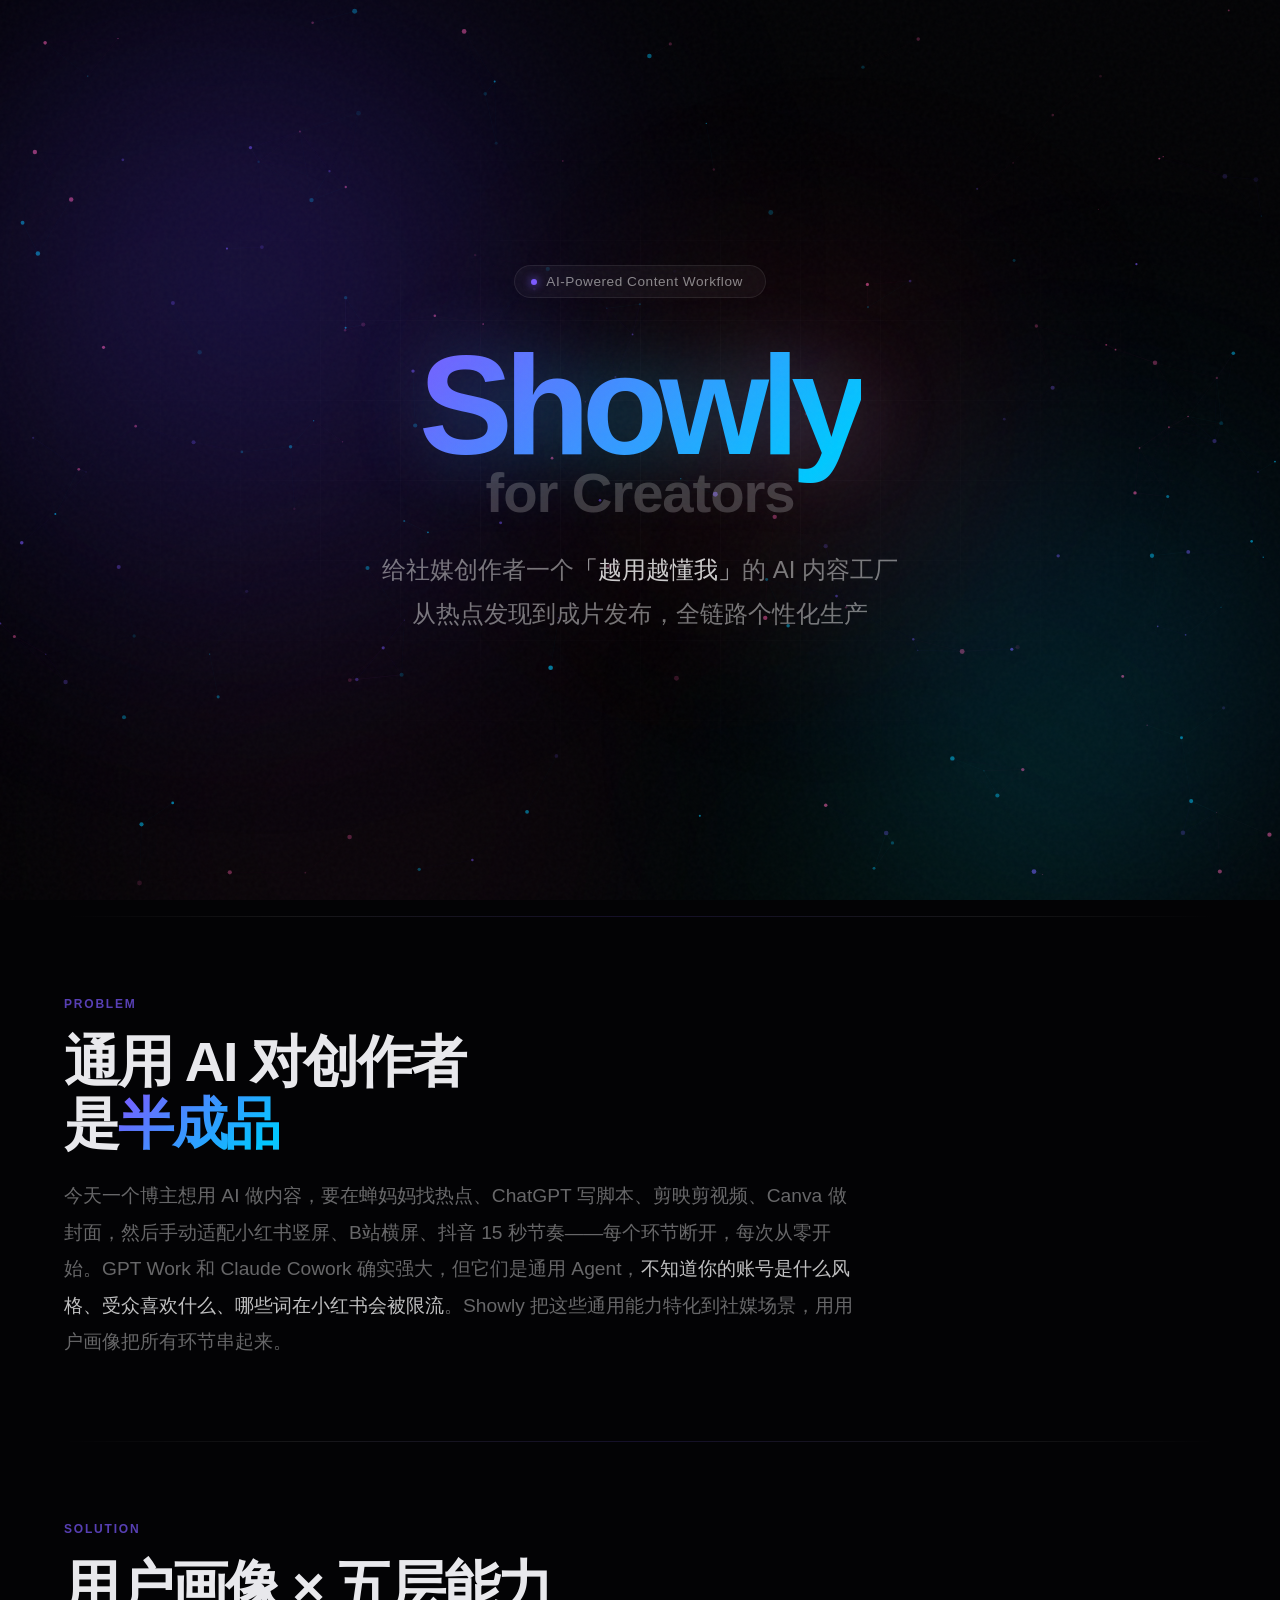
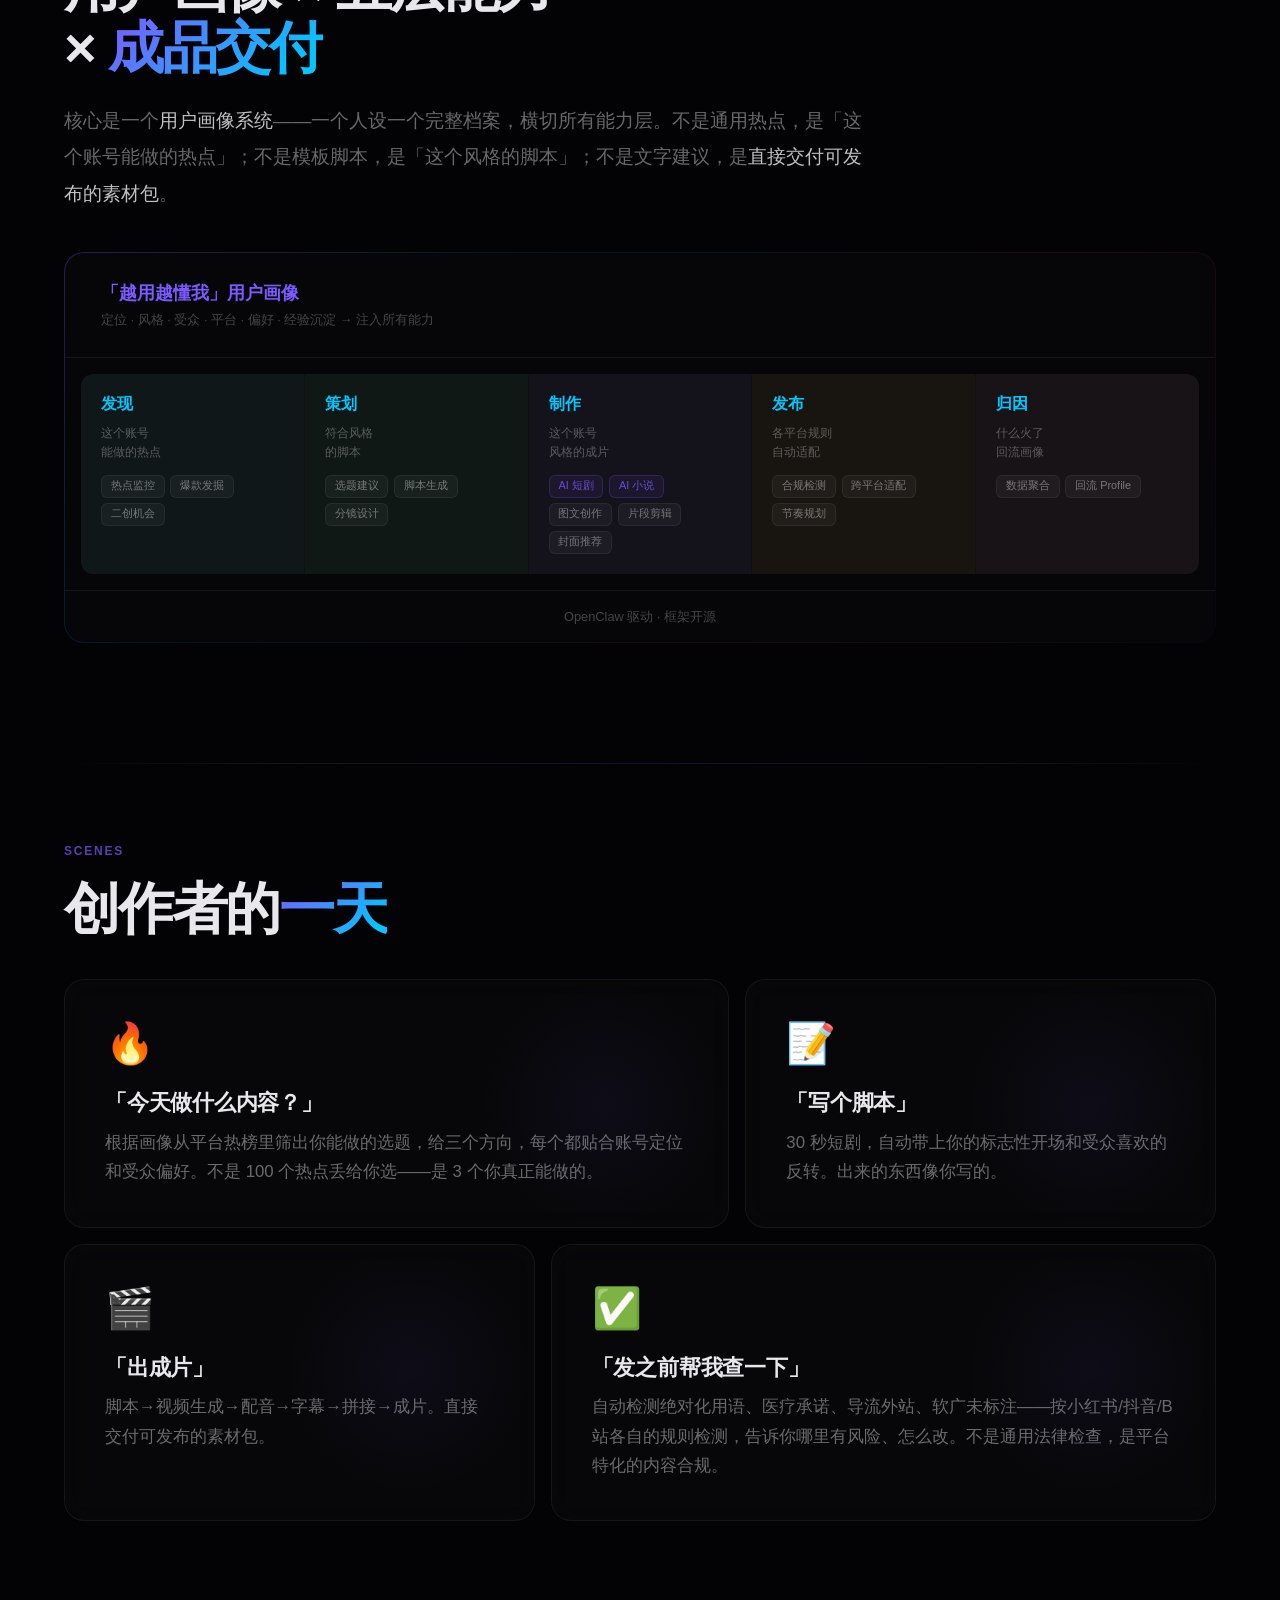
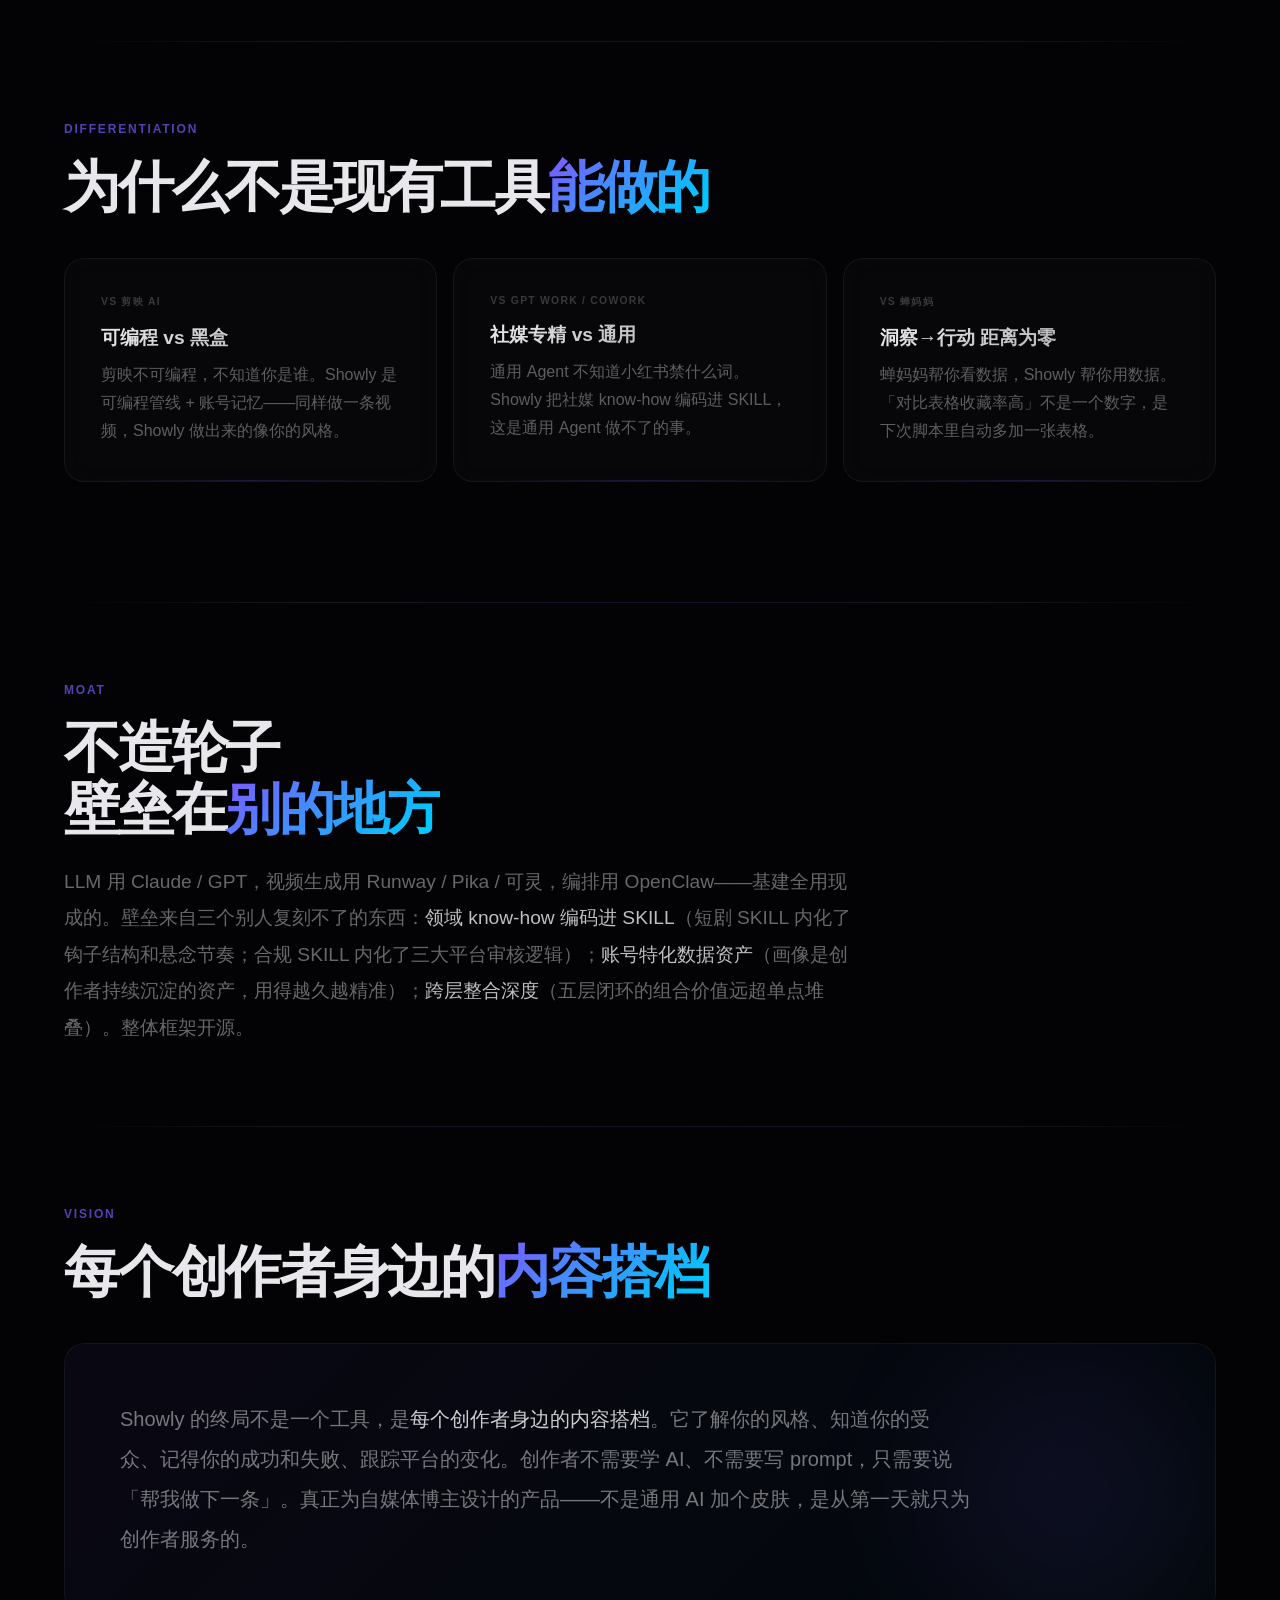
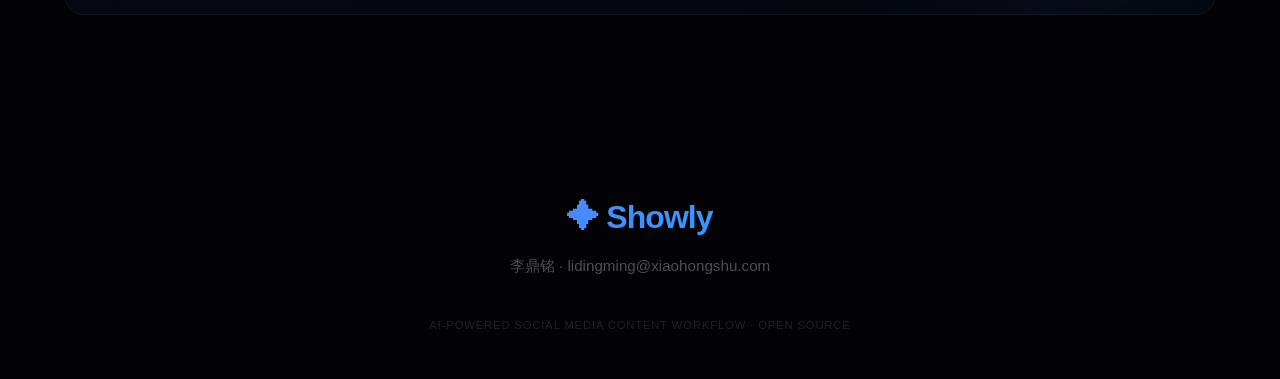
<file: web/static/onepage.html>
<!DOCTYPE html>
<html lang="zh-CN">
<head>
<meta charset="utf-8">
<meta name="viewport" content="width=device-width,initial-scale=1">
<title>Showly</title>
<link rel="icon" type="image/png" href="easel-icon-transparent.png">
<style>
*{margin:0;padding:0;box-sizing:border-box}
:root{--font:-apple-system,BlinkMacSystemFont,"SF Pro Display","Segoe UI",sans-serif;--mono:"SF Mono","JetBrains Mono",monospace}
html{scroll-behavior:smooth}
body{background:#030305;color:#e8e8ec;font-family:var(--font);-webkit-font-smoothing:antialiased;overflow-x:hidden}
::selection{background:rgba(120,80,255,.3)}

/* Grain overlay */
body::after{content:'';position:fixed;inset:0;pointer-events:none;opacity:.03;background-image:url("data:image/svg+xml,%3Csvg viewBox='0 0 256 256' xmlns='http://www.w3.org/2000/svg'%3E%3Cfilter id='n'%3E%3CfeTurbulence type='fractalNoise' baseFrequency='.85' numOctaves='4' stitchTiles='stitch'/%3E%3C/filter%3E%3Crect width='100%25' height='100%25' filter='url(%23n)'/%3E%3C/svg%3E");z-index:9999}

.w{max-width:1400px;margin:0 auto;padding:0 4rem}

/* ========== HERO ========== */
.hero{min-height:100vh;display:flex;align-items:center;justify-content:center;text-align:center;position:relative;overflow:hidden;padding:4rem 0}

/* Animated mesh background */
.hero-bg{position:absolute;inset:0;overflow:hidden}
.hero-bg .orb{position:absolute;border-radius:50%;filter:blur(100px);animation:float 20s ease-in-out infinite;will-change:transform}
.orb-1{width:900px;height:900px;background:radial-gradient(circle,rgba(99,60,255,.25),transparent 70%);top:-20%;left:-15%;animation-delay:0s}
.orb-2{width:700px;height:700px;background:radial-gradient(circle,rgba(0,200,255,.15),transparent 70%);bottom:-20%;right:-10%;animation-delay:-7s}
.orb-3{width:500px;height:500px;background:radial-gradient(circle,rgba(255,50,150,.12),transparent 70%);top:20%;right:15%;animation-delay:-13s}
@keyframes float{0%,100%{transform:translate(0,0) scale(1)}33%{transform:translate(30px,-40px) scale(1.05)}66%{transform:translate(-20px,30px) scale(.95)}}

/* Grid lines */
.hero-grid{position:absolute;inset:0;background-image:linear-gradient(rgba(255,255,255,.02) 1px,transparent 1px),linear-gradient(90deg,rgba(255,255,255,.02) 1px,transparent 1px);background-size:80px 80px;mask-image:radial-gradient(ellipse 60% 50% at 50% 50%,black,transparent)}

.hero-content{position:relative;z-index:2;max-width:1000px}

.hero-pill{display:inline-flex;align-items:center;gap:.6rem;padding:.5rem 1.4rem .5rem 1rem;background:rgba(255,255,255,.04);border:1px solid rgba(255,255,255,.08);border-radius:100px;font-size:.85rem;letter-spacing:.04em;color:rgba(255,255,255,.5);margin-bottom:3rem;backdrop-filter:blur(12px)}
.hero-pill-glow{width:6px;height:6px;border-radius:50%;background:#7c5aff;box-shadow:0 0 8px #7c5aff,0 0 20px rgba(124,90,255,.3);animation:pulse 2s ease-in-out infinite}
@keyframes pulse{0%,100%{opacity:1;transform:scale(1)}50%{opacity:.6;transform:scale(.8)}}

.hero h1{font-size:11vw;font-weight:800;letter-spacing:-.06em;line-height:.85;margin-bottom:2rem;position:relative;text-align:center}
.hero h1 .line2{display:block;margin-top:.05em;font-size:.4em;letter-spacing:-.02em;text-align:center}

/* 主标题动态渐变 */
.g1{background:linear-gradient(135deg,#7c5aff 0%,#00c8ff 30%,#ff5caa 60%,#7c5aff 100%);background-size:300% 300%;-webkit-background-clip:text;-webkit-text-fill-color:transparent;background-clip:text;animation:gradShift 6s ease-in-out infinite}
@keyframes gradShift{0%{background-position:0% 50%}50%{background-position:100% 50%}100%{background-position:0% 50%}}

/* 标题辉光 */
.hero h1::after{content:'Showly';position:absolute;top:0;left:0;right:0;font-size:inherit;font-weight:inherit;letter-spacing:inherit;line-height:inherit;text-align:center;background:linear-gradient(135deg,#7c5aff,#00c8ff,#ff5caa);-webkit-background-clip:text;-webkit-text-fill-color:transparent;filter:blur(40px);opacity:.4;pointer-events:none;z-index:-1}

.g2{color:rgba(255,255,255,.2);letter-spacing:-.02em}

.hero-p{font-size:1.5rem;color:rgba(255,255,255,.45);max-width:650px;margin:0 auto;line-height:1.8;font-weight:350}
.hero-p strong{color:rgba(255,255,255,.8);font-weight:500}

/* ========== SECTION ========== */
.sec{padding:4rem 0;position:relative}
.sec-line{height:1px;background:linear-gradient(90deg,transparent 0%,rgba(255,255,255,.08) 20%,rgba(124,90,255,.15) 50%,rgba(255,255,255,.08) 80%,transparent 100%);margin:1rem auto;max-width:90%}

.tag{font-size:.75rem;text-transform:uppercase;letter-spacing:.15em;color:rgba(124,90,255,.7);font-weight:700;margin-bottom:1.25rem}
h2{font-size:3.5rem;font-weight:750;letter-spacing:-.04em;line-height:1.1;margin-bottom:1.5rem}
.sub{color:rgba(255,255,255,.4);font-size:1.2rem;line-height:1.9;max-width:800px;font-weight:350}
.sub strong{color:rgba(255,255,255,.75);font-weight:500}

/* ========== GLASS CARDS ========== */
.glass{background:rgba(255,255,255,.02);border:1px solid rgba(255,255,255,.06);border-radius:20px;backdrop-filter:blur(16px);transition:all .5s cubic-bezier(.4,0,.2,1)}
.glass:hover{background:rgba(255,255,255,.04);border-color:rgba(255,255,255,.1);transform:translateY(-4px);box-shadow:0 20px 60px rgba(0,0,0,.3)}

/* ========== BENTO ========== */
.bento{display:grid;grid-template-columns:repeat(12,1fr);gap:1rem;margin:2.5rem 0}
.bento .b1{grid-column:span 7}
.bento .b2{grid-column:span 5}
.bento .b3{grid-column:span 5}
.bento .b4{grid-column:span 7}
.bento-card{padding:2.5rem;position:relative;overflow:hidden}
.bento-card::before{content:'';position:absolute;top:0;right:0;width:250px;height:250px;background:radial-gradient(circle,rgba(124,90,255,.06),transparent 70%);pointer-events:none}
.bento-emoji{font-size:2.5rem;margin-bottom:1.25rem;display:block}
.bento-h{font-size:1.4rem;font-weight:650;margin-bottom:.6rem;letter-spacing:-.01em}
.bento-p{color:rgba(255,255,255,.4);font-size:1.05rem;line-height:1.75;font-weight:350}

/* ========== ARCH ========== */
.arch-outer{position:relative;margin:2.5rem 0;border-radius:20px;padding:1px;background:linear-gradient(135deg,rgba(124,90,255,.3),rgba(0,200,255,.1),rgba(255,92,170,.1),rgba(124,90,255,.05))}

/* V2 架构图 */
.arch-inner-v2{background:#060608;border-radius:19px;overflow:hidden}
.arch-inner-v2 .a{color:#7c5aff;font-weight:600;font-size:1.1rem}
.arch-inner-v2 .b{color:#00c8ff;font-weight:600;font-size:1rem}
.arch-inner-v2 .c{color:rgba(255,255,255,.25);font-size:.8rem}
.arch-header{padding:1.75rem 2.25rem;border-bottom:1px solid rgba(255,255,255,.06);display:flex;flex-direction:column;gap:.4rem}
.arch-footer{padding:1rem 2.25rem;border-top:1px solid rgba(255,255,255,.06);text-align:center}
.arch-body{padding:1rem}
.arch-layers{display:grid;grid-template-columns:repeat(5,1fr);gap:1px;background:rgba(255,255,255,.04);border-radius:12px;overflow:hidden}
.arch-layer{background:#060608;padding:1.25rem;display:flex;flex-direction:column;gap:.6rem;transition:all .3s ease}
.arch-layer:hover{background:rgba(255,255,255,.03)}
.arch-layer.layer-discover{background:rgba(0,200,255,.03)}
.arch-layer.layer-discover:hover{background:rgba(0,200,255,.06)}
.arch-layer.layer-plan{background:rgba(0,255,163,.03)}
.arch-layer.layer-plan:hover{background:rgba(0,255,163,.06)}
.arch-layer.layer-produce{background:rgba(124,90,255,.04)}
.arch-layer.layer-produce:hover{background:rgba(124,90,255,.07)}
.arch-layer.layer-publish{background:rgba(255,170,0,.03)}
.arch-layer.layer-publish:hover{background:rgba(255,170,0,.06)}
.arch-layer.layer-attribute{background:rgba(255,92,170,.03)}
.arch-layer.layer-attribute:hover{background:rgba(255,92,170,.06)}
.arch-layer-name{font-size:.85rem}
.arch-layer-desc{color:rgba(255,255,255,.3);font-size:.78rem;line-height:1.5}
.arch-layer-features{display:flex;flex-wrap:wrap;gap:.35rem;margin-top:.25rem}
.arch-feat{padding:.2rem .55rem;background:rgba(255,255,255,.04);border:1px solid rgba(255,255,255,.06);border-radius:6px;font-size:.68rem;color:rgba(255,255,255,.4);white-space:nowrap;transition:all .2s}
.arch-feat:hover{border-color:rgba(124,90,255,.3);color:rgba(255,255,255,.6)}
.arch-feat.hot{background:rgba(124,90,255,.08);border-color:rgba(124,90,255,.2);color:rgba(124,90,255,.8)}

/* 保留旧的以防其他地方用 */
.arch-inner{background:#060608;border-radius:19px;padding:2.75rem;font-family:var(--mono);font-size:.9rem;line-height:2.2;color:rgba(255,255,255,.35);white-space:pre;overflow-x:auto}
.arch-inner .a{color:#7c5aff;font-weight:600}
.arch-inner .b{color:#00c8ff}
.arch-inner .c{color:rgba(255,255,255,.15)}

/* ========== COMPARE ========== */
.cmp{display:grid;grid-template-columns:repeat(3,1fr);gap:1rem;margin:2.5rem 0}
.cmp-card{padding:2.25rem;position:relative}
.cmp-card::after{content:'';position:absolute;bottom:0;left:2.25rem;right:2.25rem;height:1px;background:linear-gradient(90deg,transparent,rgba(124,90,255,.2),transparent)}
.cmp-vs{font-size:.65rem;text-transform:uppercase;letter-spacing:.12em;color:rgba(255,255,255,.2);margin-bottom:1rem;font-weight:700}
.cmp-h{font-size:1.2rem;font-weight:650;margin-bottom:.6rem;background:linear-gradient(135deg,#e8e8ec,rgba(255,255,255,.6));-webkit-background-clip:text;-webkit-text-fill-color:transparent}
.cmp-p{color:rgba(255,255,255,.35);font-size:1rem;line-height:1.75;font-weight:350}

/* ========== VISION ========== */
.vision{position:relative;margin:2.5rem 0;padding:3.5rem;border-radius:20px;overflow:hidden}
.vision::before{content:'';position:absolute;inset:0;background:linear-gradient(135deg,rgba(124,90,255,.06),rgba(0,200,255,.03));border:1px solid rgba(255,255,255,.05);border-radius:20px}
.vision::after{content:'';position:absolute;top:-100px;right:-100px;width:500px;height:500px;background:radial-gradient(circle,rgba(124,90,255,.1),transparent 60%);filter:blur(40px);pointer-events:none}
.vision-text{position:relative;z-index:1;color:rgba(255,255,255,.45);font-size:1.25rem;line-height:2;font-weight:350;max-width:850px}
.vision-text strong{color:rgba(255,255,255,.8);font-weight:500}

/* ========== FOOTER ========== */
.foot{padding:5rem 0 3rem;text-align:center}
.foot-logo{font-size:2rem;font-weight:800;letter-spacing:-.03em;background:linear-gradient(135deg,#7c5aff,#00c8ff);-webkit-background-clip:text;-webkit-text-fill-color:transparent;margin-bottom:1rem}
.foot-info{color:rgba(255,255,255,.3);font-size:.95rem;line-height:1.8}
.foot-line{color:rgba(255,255,255,.12);font-size:.7rem;margin-top:2.5rem;letter-spacing:.08em;text-transform:uppercase}

/* ========== RESPONSIVE ========== */
@media(max-width:768px){
  .hero h1{font-size:14vw}
  .hero-p{font-size:1.1rem}
  .bento{grid-template-columns:1fr}
  .bento .b1,.bento .b2,.bento .b3,.bento .b4{grid-column:span 1}
  .cmp{grid-template-columns:1fr}
  h2{font-size:2.2rem}
  .w{padding:0 1.5rem}
}
/* Particle canvas */
#particles{position:fixed;inset:0;z-index:0;pointer-events:none}
.hero,.sec,.foot{position:relative;z-index:1}

/* 背景色彩光斑 — 固定在页面各处 */
.bg-blobs{position:fixed;inset:0;z-index:0;pointer-events:none;overflow:hidden}
.bg-blobs .blob{position:absolute;border-radius:50%;filter:blur(120px);opacity:.035;animation:blobDrift 30s ease-in-out infinite alternate}
.blob-a{width:50vw;height:50vw;background:#7c5aff;top:10%;left:-10%;animation-delay:0s}
.blob-b{width:40vw;height:40vw;background:#00c8ff;top:35%;right:-8%;animation-delay:-8s}
.blob-c{width:45vw;height:45vw;background:#ff5caa;top:60%;left:5%;animation-delay:-16s}
.blob-d{width:35vw;height:35vw;background:#00ffa3;top:80%;right:10%;animation-delay:-22s}
.blob-e{width:30vw;height:30vw;background:#ffaa00;top:25%;left:40%;animation-delay:-12s}
@keyframes blobDrift{0%{transform:translate(0,0) scale(1)}50%{transform:translate(40px,-30px) scale(1.1)}100%{transform:translate(-30px,50px) scale(.9)}}
</style>
</head>
<body>
<div class="bg-blobs">
  <div class="blob blob-a"></div>
  <div class="blob blob-b"></div>
  <div class="blob blob-c"></div>
  <div class="blob blob-d"></div>
  <div class="blob blob-e"></div>
</div>
<canvas id="particles"></canvas>

<script>
(function(){
  const canvas = document.getElementById('particles');
  const ctx = canvas.getContext('2d');
  let W, H, particles = [], mouse = {x:null, y:null};
  const COUNT = 180;
  const CONNECT_DIST = 120;
  const MOUSE_DIST = 200;
  const COLORS = ['rgba(124,90,255,','rgba(0,200,255,','rgba(255,92,170,'];

  function resize(){
    W = canvas.width = window.innerWidth;
    H = canvas.height = document.documentElement.scrollHeight;
  }

  function createParticle(){
    const color = COLORS[Math.floor(Math.random()*COLORS.length)];
    return {
      x: Math.random()*W,
      y: Math.random()*H,
      vx: (Math.random()-.5)*.3,
      vy: (Math.random()-.5)*.3,
      r: Math.random()*2+.5,
      color: color,
      alpha: Math.random()*.5+.1,
    };
  }

  function init(){
    resize();
    particles = [];
    for(let i=0;i<COUNT;i++) particles.push(createParticle());
  }

  function draw(){
    ctx.clearRect(0,0,W,H);
    const scrollY = window.scrollY;

    for(let i=0;i<particles.length;i++){
      const p = particles[i];
      p.x += p.vx;
      p.y += p.vy;

      // Wrap around
      if(p.x<0) p.x=W;
      if(p.x>W) p.x=0;
      if(p.y<0) p.y=H;
      if(p.y>H) p.y=0;

      // Mouse repel
      if(mouse.x !== null){
        const mx = mouse.x;
        const my = mouse.y + scrollY;
        const dx = p.x - mx;
        const dy = p.y - my;
        const dist = Math.sqrt(dx*dx+dy*dy);
        if(dist < MOUSE_DIST){
          const force = (MOUSE_DIST - dist) / MOUSE_DIST * .02;
          p.vx += dx * force;
          p.vy += dy * force;
        }
      }

      // Damping
      p.vx *= .99;
      p.vy *= .99;

      // Draw particle
      ctx.beginPath();
      ctx.arc(p.x, p.y, p.r, 0, Math.PI*2);
      ctx.fillStyle = p.color + p.alpha + ')';
      ctx.fill();

      // Connect nearby particles
      for(let j=i+1;j<particles.length;j++){
        const q = particles[j];
        const dx = p.x-q.x;
        const dy = p.y-q.y;
        const dist = Math.sqrt(dx*dx+dy*dy);
        if(dist < CONNECT_DIST){
          const opacity = (1 - dist/CONNECT_DIST) * .08;
          ctx.beginPath();
          ctx.moveTo(p.x, p.y);
          ctx.lineTo(q.x, q.y);
          ctx.strokeStyle = p.color + opacity + ')';
          ctx.lineWidth = .5;
          ctx.stroke();
        }
      }
    }

    requestAnimationFrame(draw);
  }

  window.addEventListener('mousemove', e => { mouse.x=e.clientX; mouse.y=e.clientY; });
  window.addEventListener('mouseout', () => { mouse.x=null; mouse.y=null; });
  window.addEventListener('resize', () => { resize(); });
  window.addEventListener('scroll', () => {
    // Resize canvas to match scroll height
    const newH = document.documentElement.scrollHeight;
    if(Math.abs(H-newH)>100){ H=canvas.height=newH; }
  });

  init();
  draw();
})();
</script>

<!-- HERO -->
<header class="hero">
  <div class="hero-bg">
    <div class="orb orb-1"></div>
    <div class="orb orb-2"></div>
    <div class="orb orb-3"></div>
  </div>
  <div class="hero-grid"></div>
  <div class="hero-content">
    <div class="hero-pill"><span class="hero-pill-glow"></span>AI-Powered Content Workflow</div>
    <h1>
      <span class="g1">Showly</span>
      <span class="line2 g2">for Creators</span>
    </h1>
    <p class="hero-p">给社媒创作者一个<strong>「越用越懂我」</strong>的 AI 内容工厂<br>从热点发现到成片发布，全链路个性化生产</p>
  </div>
</header>

<!-- WHY -->
<div class="sec-line"></div>
<section class="sec">
  <div class="w">
    <div class="tag">Problem</div>
    <h2>通用 AI 对创作者<br>是<span class="g1">半成品</span></h2>
    <p class="sub">
      今天一个博主想用 AI 做内容，要在蝉妈妈找热点、ChatGPT 写脚本、剪映剪视频、Canva 做封面，然后手动适配小红书竖屏、B站横屏、抖音 15 秒节奏——每个环节断开，每次从零开始。GPT Work 和 Claude Cowork 确实强大，但它们是通用 Agent，<strong>不知道你的账号是什么风格、受众喜欢什么、哪些词在小红书会被限流</strong>。Showly 把这些通用能力特化到社媒场景，用用户画像把所有环节串起来。
    </p>
  </div>
</section>

<!-- WHAT -->
<div class="sec-line"></div>
<section class="sec">
  <div class="w">
    <div class="tag">Solution</div>
    <h2>用户画像 ×  五层能力<br>× <span class="g1">成品交付</span></h2>
    <p class="sub">
      核心是一个<strong>用户画像系统</strong>——一个人设一个完整档案，横切所有能力层。不是通用热点，是「这个账号能做的热点」；不是模板脚本，是「这个风格的脚本」；不是文字建议，是<strong>直接交付可发布的素材包</strong>。
    </p>

    <div class="arch-outer">
      <div class="arch-inner-v2">
        <div class="arch-header">
          <span class="a">「越用越懂我」用户画像</span>
          <span class="c">定位 · 风格 · 受众 · 平台 · 偏好 · 经验沉淀 → 注入所有能力</span>
        </div>
        <div class="arch-body">
          <div class="arch-layers">
            <div class="arch-layer layer-discover">
              <div class="arch-layer-name"><span class="b">发现</span></div>
              <div class="arch-layer-desc">这个账号<br>能做的热点</div>
              <div class="arch-layer-features">
                <span class="arch-feat">热点监控</span>
                <span class="arch-feat">爆款发掘</span>
                <span class="arch-feat">二创机会</span>
              </div>
            </div>
            <div class="arch-layer layer-plan">
              <div class="arch-layer-name"><span class="b">策划</span></div>
              <div class="arch-layer-desc">符合风格<br>的脚本</div>
              <div class="arch-layer-features">
                <span class="arch-feat">选题建议</span>
                <span class="arch-feat">脚本生成</span>
                <span class="arch-feat">分镜设计</span>
              </div>
            </div>
            <div class="arch-layer layer-produce">
              <div class="arch-layer-name"><span class="b">制作</span></div>
              <div class="arch-layer-desc">这个账号<br>风格的成片</div>
              <div class="arch-layer-features">
                <span class="arch-feat hot">AI 短剧</span>
                <span class="arch-feat hot">AI 小说</span>
                <span class="arch-feat">图文创作</span>
                <span class="arch-feat">片段剪辑</span>
                <span class="arch-feat">封面推荐</span>
              </div>
            </div>
            <div class="arch-layer layer-publish">
              <div class="arch-layer-name"><span class="b">发布</span></div>
              <div class="arch-layer-desc">各平台规则<br>自动适配</div>
              <div class="arch-layer-features">
                <span class="arch-feat">合规检测</span>
                <span class="arch-feat">跨平台适配</span>
                <span class="arch-feat">节奏规划</span>
              </div>
            </div>
            <div class="arch-layer layer-attribute">
              <div class="arch-layer-name"><span class="b">归因</span></div>
              <div class="arch-layer-desc">什么火了<br>回流画像</div>
              <div class="arch-layer-features">
                <span class="arch-feat">数据聚合</span>
                <span class="arch-feat">回流 Profile</span>
              </div>
            </div>
          </div>
        </div>
        <div class="arch-footer">
          <span class="c">OpenClaw 驱动 · 框架开源</span>
        </div>
      </div>
    </div>
  </div>
</section>

<!-- SCENES -->
<div class="sec-line"></div>
<section class="sec">
  <div class="w">
    <div class="tag">Scenes</div>
    <h2>创作者的<span class="g1">一天</span></h2>
    <div class="bento">
      <div class="bento-card glass b1">
        <span class="bento-emoji">🔥</span>
        <div class="bento-h">「今天做什么内容？」</div>
        <div class="bento-p">根据画像从平台热榜里筛出你能做的选题，给三个方向，每个都贴合账号定位和受众偏好。不是 100 个热点丢给你选——是 3 个你真正能做的。</div>
      </div>
      <div class="bento-card glass b2">
        <span class="bento-emoji">📝</span>
        <div class="bento-h">「写个脚本」</div>
        <div class="bento-p">30 秒短剧，自动带上你的标志性开场和受众喜欢的反转。出来的东西像你写的。</div>
      </div>
      <div class="bento-card glass b3">
        <span class="bento-emoji">🎬</span>
        <div class="bento-h">「出成片」</div>
        <div class="bento-p">脚本→视频生成→配音→字幕→拼接→成片。直接交付可发布的素材包。</div>
      </div>
      <div class="bento-card glass b4">
        <span class="bento-emoji">✅</span>
        <div class="bento-h">「发之前帮我查一下」</div>
        <div class="bento-p">自动检测绝对化用语、医疗承诺、导流外站、软广未标注——按小红书/抖音/B站各自的规则检测，告诉你哪里有风险、怎么改。不是通用法律检查，是平台特化的内容合规。</div>
      </div>
    </div>
  </div>
</section>

<!-- VS -->
<div class="sec-line"></div>
<section class="sec">
  <div class="w">
    <div class="tag">Differentiation</div>
    <h2>为什么不是现有工具<span class="g1">能做的</span></h2>
    <div class="cmp">
      <div class="cmp-card glass">
        <div class="cmp-vs">vs 剪映 AI</div>
        <div class="cmp-h">可编程 vs 黑盒</div>
        <div class="cmp-p">剪映不可编程，不知道你是谁。Showly 是可编程管线 + 账号记忆——同样做一条视频，Showly 做出来的像你的风格。</div>
      </div>
      <div class="cmp-card glass">
        <div class="cmp-vs">vs GPT Work / Cowork</div>
        <div class="cmp-h">社媒专精 vs 通用</div>
        <div class="cmp-p">通用 Agent 不知道小红书禁什么词。Showly 把社媒 know-how 编码进 SKILL，这是通用 Agent 做不了的事。</div>
      </div>
      <div class="cmp-card glass">
        <div class="cmp-vs">vs 蝉妈妈</div>
        <div class="cmp-h">洞察→行动 距离为零</div>
        <div class="cmp-p">蝉妈妈帮你看数据，Showly 帮你用数据。「对比表格收藏率高」不是一个数字，是下次脚本里自动多加一张表格。</div>
      </div>
    </div>
  </div>
</section>

<!-- MOAT -->
<div class="sec-line"></div>
<section class="sec">
  <div class="w">
    <div class="tag">Moat</div>
    <h2>不造轮子<br>壁垒在<span class="g1">别的地方</span></h2>
    <p class="sub">
      LLM 用 Claude / GPT，视频生成用 Runway / Pika / 可灵，编排用 OpenClaw——基建全用现成的。壁垒来自三个别人复刻不了的东西：<strong>领域 know-how 编码进 SKILL</strong>（短剧 SKILL 内化了钩子结构和悬念节奏；合规 SKILL 内化了三大平台审核逻辑）；<strong>账号特化数据资产</strong>（画像是创作者持续沉淀的资产，用得越久越精准）；<strong>跨层整合深度</strong>（五层闭环的组合价值远超单点堆叠）。整体框架开源。
    </p>
  </div>
</section>

<!-- VISION -->
<div class="sec-line"></div>
<section class="sec">
  <div class="w">
    <div class="tag">Vision</div>
    <h2>每个创作者身边的<span class="g1">内容搭档</span></h2>
    <div class="vision">
      <p class="vision-text">
        Showly 的终局不是一个工具，是<strong>每个创作者身边的内容搭档</strong>。它了解你的风格、知道你的受众、记得你的成功和失败、跟踪平台的变化。创作者不需要学 AI、不需要写 prompt，只需要说「帮我做下一条」。真正为自媒体博主设计的产品——不是通用 AI 加个皮肤，是从第一天就只为创作者服务的。
      </p>
    </div>
  </div>
</section>

<!-- FOOTER -->
<footer class="foot">
  <div class="w">
    <div class="foot-logo">✦ Showly</div>
    <div class="foot-info">
      李鼎铭 · lidingming@xiaohongshu.com
    </div>
    <div class="foot-line">AI-Powered Social Media Content Workflow · Open Source</div>
  </div>
</footer>

</body>
</html>
</file>
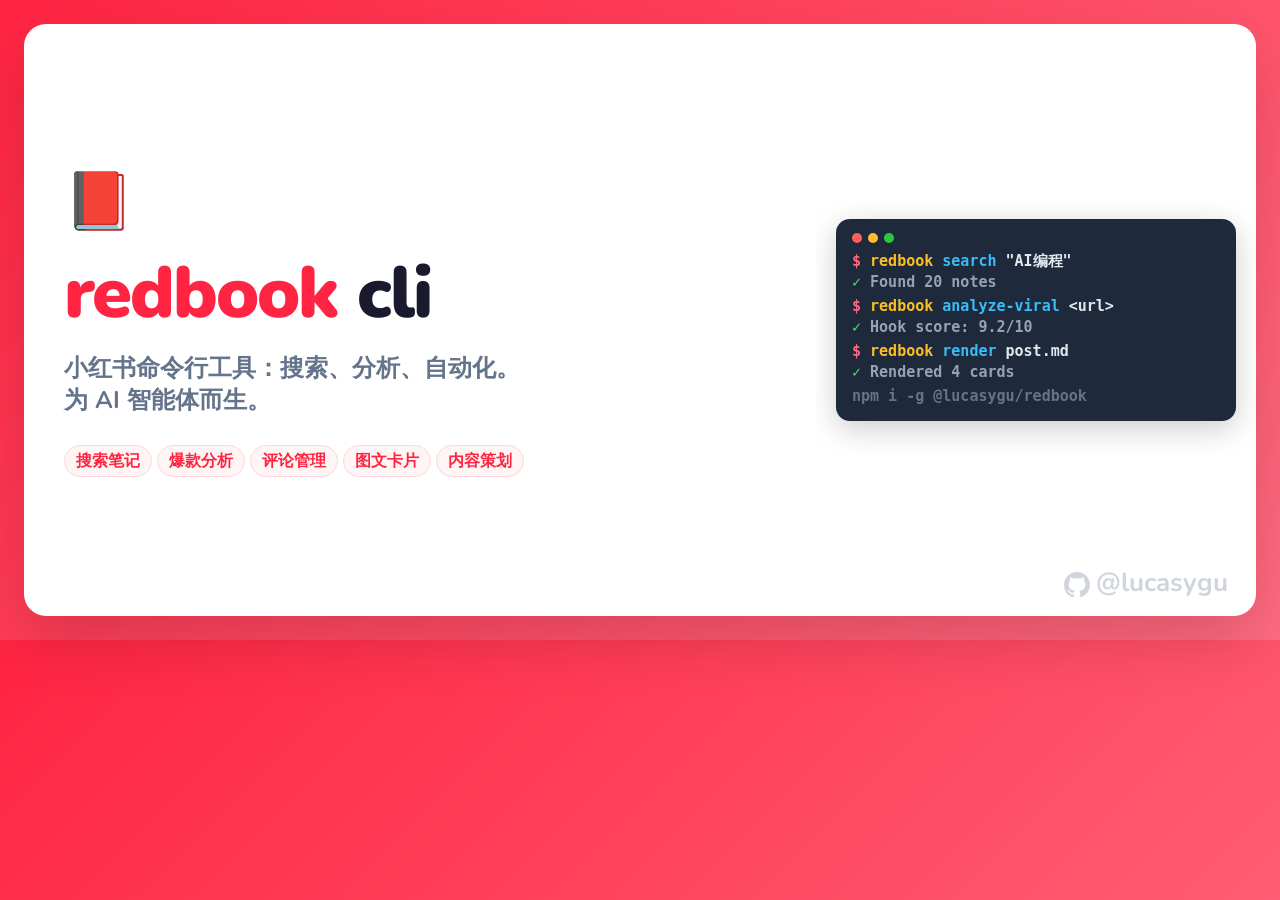
<file: skills/builtin/skill-xhs-analyzer/social-preview.html>
<!DOCTYPE html>
<html><head><meta charset="utf-8">
<link href="https://fonts.googleapis.com/css2?family=Nunito:wght@400;500;600;700;800;900&display=swap" rel="stylesheet">
<style>
* { margin: 0; padding: 0; box-sizing: border-box; }
body {
  width: 1280px; height: 640px;
  background: linear-gradient(135deg, #FF2442 0%, #FF6B81 100%);
  font-family: "Nunito", -apple-system, "PingFang SC", "Hiragino Sans GB", sans-serif;
  overflow: hidden;
}
.card {
  position: absolute;
  top: 24px; left: 24px;
  width: 1232px; height: 592px;
  background: #ffffff;
  border-radius: 22px;
  display: flex;
  align-items: center;
  box-shadow: 0 25px 60px rgba(0,0,0,0.15);
  overflow: hidden;
}
.left {
  flex: 1;
  padding: 16px 0 16px 40px;
  display: flex;
  flex-direction: column;
  justify-content: center;
}
.emoji {
  font-size: 56px;
  margin-bottom: 16px;
}
.title {
  font-size: 72px;
  font-weight: 900;
  color: #1a1a2e;
  line-height: 1.05;
  letter-spacing: -2px;
}
.title .highlight {
  color: #FF2442;
}
.subtitle {
  font-size: 24px;
  font-weight: 700;
  color: #64748b;
  margin-top: 20px;
  line-height: 1.35;
}
.tags {
  display: flex;
  gap: 5px;
  margin-top: 28px;
  flex-wrap: wrap;
}
.tag {
  background: #fff5f5;
  color: #FF2442;
  padding: 4px 11px;
  border-radius: 20px;
  font-size: 16px;
  font-weight: 800;
  border: 1.5px solid #FFD6DC;
}
.right {
  width: 440px;
  height: 100%;
  display: flex;
  align-items: center;
  justify-content: center;
  position: relative;
  overflow: hidden;
}
.terminal {
  background: #1e293b;
  border-radius: 14px;
  width: 400px;
  padding: 14px 16px;
  box-shadow: 0 8px 30px rgba(0,0,0,0.2);
}
.terminal-bar {
  display: flex;
  gap: 6px;
  margin-bottom: 8px;
}
.terminal-dot {
  width: 10px; height: 10px;
  border-radius: 50%;
}
.terminal-dot.red { background: #ff5f57; }
.terminal-dot.yellow { background: #febc2e; }
.terminal-dot.green { background: #28c840; }
.terminal-line {
  font-family: "SF Mono", "Monaco", "Consolas", monospace;
  font-size: 15px;
  font-weight: 600;
  line-height: 1.4;
  color: #e2e8f0;
}
.terminal-line .prompt { color: #FF6B81; font-weight: 800; }
.terminal-line .cmd { color: #fbbf24; font-weight: 800; }
.terminal-line .arg { color: #38bdf8; font-weight: 800; }
.terminal-line .dim { color: #64748b; font-weight: 600; }
.terminal-line .green { color: #4ade80; }
.terminal-line .result { color: #94a3b8; }
.spacer { height: 3px; }
.author {
  position: absolute;
  bottom: 16px;
  right: 28px;
  font-size: 26px;
  font-weight: 700;
  color: #d0d5dd;
  font-family: "Nunito", -apple-system, "PingFang SC", sans-serif;
}
</style></head>
<body>
<div class="card">
  <div class="left">
    <div class="emoji">📕</div>
    <div class="title">
      <span class="highlight">redbook</span> cli
    </div>
    <div class="subtitle">
      小红书命令行工具：搜索、分析、自动化。<br/>为 AI 智能体而生。
    </div>
    <div class="tags">
      <span class="tag">搜索笔记</span>
      <span class="tag">爆款分析</span>
      <span class="tag">评论管理</span>
      <span class="tag">图文卡片</span>
      <span class="tag">内容策划</span>
    </div>
  </div>
  <div class="right">
    <div class="terminal">
      <div class="terminal-bar">
        <div class="terminal-dot red"></div>
        <div class="terminal-dot yellow"></div>
        <div class="terminal-dot green"></div>
      </div>
      <div class="terminal-line"><span class="prompt">$</span> <span class="cmd">redbook</span> <span class="arg">search</span> "AI编程"</div>
      <div class="terminal-line"><span class="green">✓</span> <span class="result">Found 20 notes</span></div>
      <div class="spacer"></div>
      <div class="terminal-line"><span class="prompt">$</span> <span class="cmd">redbook</span> <span class="arg">analyze-viral</span> &lt;url&gt;</div>
      <div class="terminal-line"><span class="green">✓</span> <span class="result">Hook score: 9.2/10</span></div>
      <div class="spacer"></div>
      <div class="terminal-line"><span class="prompt">$</span> <span class="cmd">redbook</span> <span class="arg">render</span> post.md</div>
      <div class="terminal-line"><span class="green">✓</span> <span class="result">Rendered 4 cards</span></div>
      <div class="spacer"></div>
      <div class="terminal-line"><span class="dim">npm i -g @lucasygu/redbook</span></div>
    </div>
  </div>
  <div class="author"><svg height="26" viewBox="0 0 16 16" width="26" style="vertical-align: middle; margin-right: 6px; fill: #d0d5dd;"><path d="M8 0C3.58 0 0 3.58 0 8c0 3.54 2.29 6.53 5.47 7.59.4.07.55-.17.55-.38 0-.19-.01-.82-.01-1.49-2.01.37-2.53-.49-2.69-.94-.09-.23-.48-.94-.82-1.13-.28-.15-.68-.52-.01-.53.63-.01 1.08.58 1.23.82.72 1.21 1.87.87 2.33.66.07-.52.28-.87.51-1.07-1.78-.2-3.64-.89-3.64-3.95 0-.87.31-1.59.82-2.15-.08-.2-.36-1.02.08-2.12 0 0 .67-.21 2.2.82.64-.18 1.32-.27 2-.27.68 0 1.36.09 2 .27 1.53-1.04 2.2-.82 2.2-.82.44 1.1.16 1.92.08 2.12.51.56.82 1.27.82 2.15 0 3.07-1.87 3.75-3.65 3.95.29.25.54.73.54 1.48 0 1.07-.01 1.93-.01 2.2 0 .21.15.46.55.38A8.013 8.013 0 0016 8c0-4.42-3.58-8-8-8z"/></svg>@lucasygu</div>
</div>
</body></html>
</file>
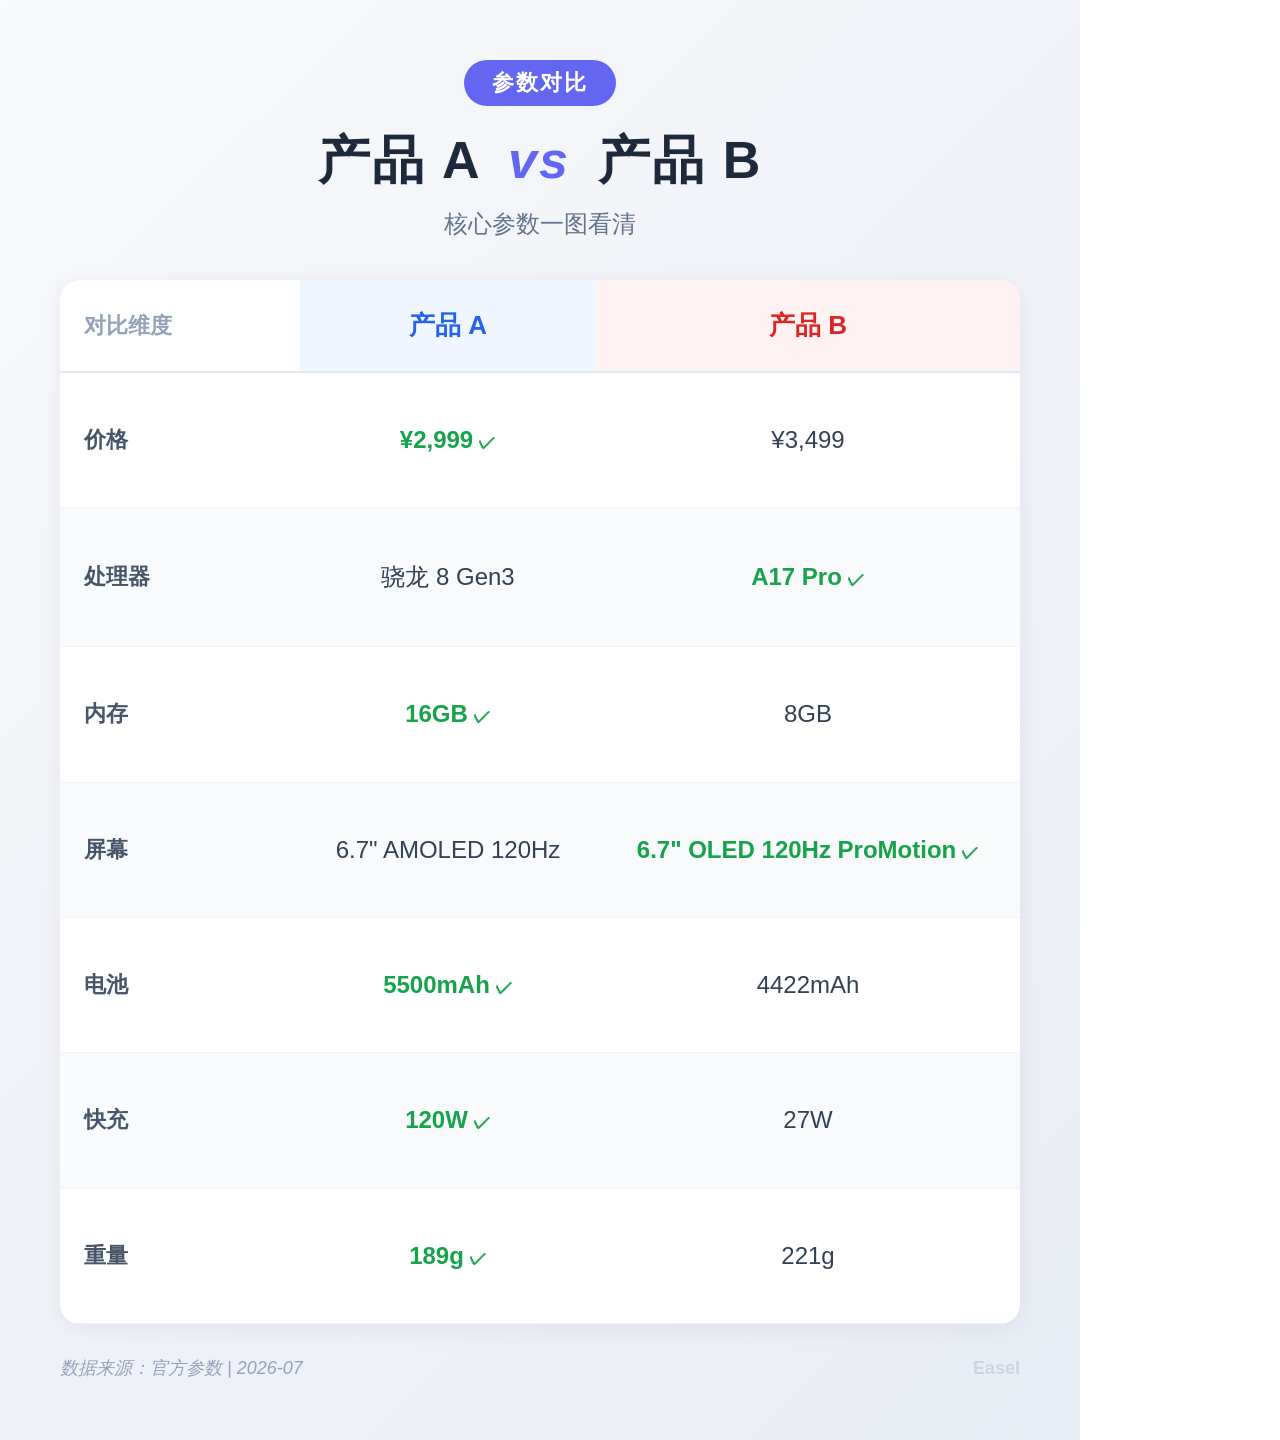
<file: skills/builtin/comparison-card/references/comparison-template.html>
<!DOCTYPE html>
<html lang="zh-CN">
<head>
<meta charset="UTF-8">
<meta name="viewport" content="width=device-width, initial-scale=1.0">
<title>A vs B 对比卡片</title>
<style>
  /* ========== 基础重置 ========== */
  * { margin: 0; padding: 0; box-sizing: border-box; }

  /* ========== 卡片容器 ========== */
  /* 默认小红书尺寸 1080x1440，可通过 JS 切换 */
  .card-container {
    width: 1080px;
    height: 1440px;
    background: linear-gradient(135deg, #f8f9fc 0%, #e8ecf4 100%);
    font-family: -apple-system, "PingFang SC", "Noto Sans SC", "Microsoft YaHei", sans-serif;
    padding: 60px;
    display: flex;
    flex-direction: column;
    position: relative;
    overflow: hidden;
  }

  /* 尺寸预设 */
  .card-container.size-weibo    { width: 1080px; height: 1080px; padding: 48px; }
  .card-container.size-wechat   { width: 1080px; height: 1920px; padding: 64px; }

  /* ========== 标题区 ========== */
  .card-header {
    text-align: center;
    margin-bottom: 40px;
    flex-shrink: 0;
  }
  .card-header .badge {
    display: inline-block;
    background: #6366f1;
    color: #fff;
    font-size: 22px;
    font-weight: 600;
    padding: 8px 28px;
    border-radius: 24px;
    margin-bottom: 20px;
    letter-spacing: 2px;
  }
  .card-header h1 {
    font-size: 52px;
    font-weight: 800;
    color: #1e293b;
    letter-spacing: 2px;
  }
  .card-header h1 .vs {
    display: inline-block;
    color: #6366f1;
    margin: 0 12px;
    font-style: italic;
  }
  .card-header .subtitle {
    font-size: 24px;
    color: #64748b;
    margin-top: 12px;
  }

  /* ========== 对比表格 ========== */
  .comparison-table {
    flex: 1;
    width: 100%;
    border-collapse: separate;
    border-spacing: 0;
    background: #fff;
    border-radius: 20px;
    overflow: hidden;
    box-shadow: 0 4px 24px rgba(0,0,0,0.06);
  }

  .comparison-table thead th {
    padding: 28px 24px;
    font-size: 26px;
    font-weight: 700;
    text-align: center;
    border-bottom: 2px solid #e2e8f0;
  }
  .comparison-table thead th:first-child {
    text-align: left;
    color: #94a3b8;
    font-weight: 600;
    font-size: 22px;
    width: 25%;
  }
  .comparison-table thead th.item-a {
    background: #eff6ff;
    color: #2563eb;
  }
  .comparison-table thead th.item-b {
    background: #fef3f2;
    color: #dc2626;
  }

  .comparison-table tbody tr {
    transition: background 0.2s;
  }
  .comparison-table tbody tr:nth-child(even) {
    background: #f8fafc;
  }
  .comparison-table tbody td {
    padding: 22px 24px;
    font-size: 24px;
    text-align: center;
    color: #334155;
    border-bottom: 1px solid #f1f5f9;
    vertical-align: middle;
  }
  .comparison-table tbody td:first-child {
    text-align: left;
    font-weight: 600;
    color: #475569;
    font-size: 22px;
  }

  /* 胜出高亮 */
  .comparison-table tbody td.winner {
    color: #16a34a;
    font-weight: 700;
    position: relative;
  }
  .comparison-table tbody td.winner::after {
    content: " ✓";
    font-size: 18px;
  }

  /* ========== VS 布局（两栏对称） ========== */
  .versus-layout {
    flex: 1;
    display: flex;
    gap: 24px;
    align-items: stretch;
  }
  .versus-layout .side {
    flex: 1;
    background: #fff;
    border-radius: 20px;
    padding: 40px 32px;
    box-shadow: 0 4px 24px rgba(0,0,0,0.06);
    display: flex;
    flex-direction: column;
  }
  .versus-layout .side-a { border-top: 6px solid #2563eb; }
  .versus-layout .side-b { border-top: 6px solid #dc2626; }
  .versus-layout .side h2 {
    font-size: 36px;
    font-weight: 800;
    text-align: center;
    margin-bottom: 32px;
  }
  .versus-layout .side-a h2 { color: #2563eb; }
  .versus-layout .side-b h2 { color: #dc2626; }
  .versus-layout .side .spec-list {
    list-style: none;
    flex: 1;
  }
  .versus-layout .side .spec-list li {
    display: flex;
    justify-content: space-between;
    padding: 16px 0;
    border-bottom: 1px solid #f1f5f9;
    font-size: 24px;
    color: #334155;
  }
  .versus-layout .side .spec-list li .label {
    color: #94a3b8;
    font-size: 20px;
  }
  .versus-layout .side .spec-list li .value {
    font-weight: 600;
  }
  .versus-divider {
    width: 4px;
    background: linear-gradient(180deg, #2563eb, #6366f1, #dc2626);
    border-radius: 4px;
    align-self: stretch;
    flex-shrink: 0;
  }

  /* ========== 优劣势布局 ========== */
  .pros-cons-layout {
    flex: 1;
    display: flex;
    gap: 24px;
  }
  .pros-cons-layout .column {
    flex: 1;
    background: #fff;
    border-radius: 20px;
    padding: 36px 28px;
    box-shadow: 0 4px 24px rgba(0,0,0,0.06);
  }
  .pros-cons-layout .column h3 {
    font-size: 28px;
    font-weight: 700;
    margin-bottom: 24px;
    text-align: center;
  }
  .pros-cons-layout .pros h3 { color: #16a34a; }
  .pros-cons-layout .cons h3 { color: #dc2626; }
  .pros-cons-layout .column ul {
    list-style: none;
  }
  .pros-cons-layout .column ul li {
    padding: 14px 0;
    font-size: 24px;
    color: #334155;
    border-bottom: 1px solid #f1f5f9;
    display: flex;
    align-items: flex-start;
    gap: 12px;
  }
  .pros-cons-layout .pros li::before {
    content: "✅";
    flex-shrink: 0;
  }
  .pros-cons-layout .cons li::before {
    content: "❌";
    flex-shrink: 0;
  }

  /* ========== 底部信息 ========== */
  .card-footer {
    flex-shrink: 0;
    margin-top: 32px;
    display: flex;
    justify-content: space-between;
    align-items: center;
    font-size: 18px;
    color: #94a3b8;
  }
  .card-footer .source { font-style: italic; }
  .card-footer .watermark { font-weight: 600; color: #cbd5e1; }

  /* ========== 风格变体 ========== */
  /* tech 风格 */
  .card-container.style-tech {
    background: linear-gradient(135deg, #0f172a 0%, #1e293b 100%);
  }
  .card-container.style-tech .card-header h1 { color: #f1f5f9; }
  .card-container.style-tech .card-header .subtitle { color: #64748b; }
  .card-container.style-tech .comparison-table {
    background: #1e293b;
    box-shadow: 0 4px 24px rgba(0,0,0,0.3);
  }
  .card-container.style-tech .comparison-table thead th { border-bottom-color: #334155; }
  .card-container.style-tech .comparison-table tbody td { color: #e2e8f0; border-bottom-color: #334155; }
  .card-container.style-tech .comparison-table tbody td:first-child { color: #94a3b8; }
  .card-container.style-tech .comparison-table tbody tr:nth-child(even) { background: #0f172a; }
  .card-container.style-tech .card-footer { color: #475569; }

  /* dark 风格 */
  .card-container.style-dark {
    background: linear-gradient(135deg, #18181b 0%, #27272a 100%);
  }
  .card-container.style-dark .card-header h1 { color: #fafafa; }
  .card-container.style-dark .card-header .badge { background: #a78bfa; }
  .card-container.style-dark .comparison-table { background: #27272a; }
  .card-container.style-dark .comparison-table tbody td { color: #d4d4d8; border-bottom-color: #3f3f46; }
  .card-container.style-dark .comparison-table thead th { border-bottom-color: #3f3f46; }

  /* warm 风格 */
  .card-container.style-warm {
    background: linear-gradient(135deg, #fffbeb 0%, #fef3c7 100%);
  }
  .card-container.style-warm .card-header .badge { background: #f59e0b; }
  .card-container.style-warm .card-header h1 .vs { color: #f59e0b; }
</style>
</head>
<body>

<!-- ============================== -->
<!-- 布局 1: 经典对比表格 (table)     -->
<!-- ============================== -->
<div class="card-container" id="table-layout">
  <div class="card-header">
    <span class="badge">参数对比</span>
    <h1>产品 A <span class="vs">vs</span> 产品 B</h1>
    <p class="subtitle">核心参数一图看清</p>
  </div>

  <table class="comparison-table">
    <thead>
      <tr>
        <th>对比维度</th>
        <th class="item-a">产品 A</th>
        <th class="item-b">产品 B</th>
      </tr>
    </thead>
    <tbody>
      <tr>
        <td>价格</td>
        <td class="winner">¥2,999</td>
        <td>¥3,499</td>
      </tr>
      <tr>
        <td>处理器</td>
        <td>骁龙 8 Gen3</td>
        <td class="winner">A17 Pro</td>
      </tr>
      <tr>
        <td>内存</td>
        <td class="winner">16GB</td>
        <td>8GB</td>
      </tr>
      <tr>
        <td>屏幕</td>
        <td>6.7" AMOLED 120Hz</td>
        <td class="winner">6.7" OLED 120Hz ProMotion</td>
      </tr>
      <tr>
        <td>电池</td>
        <td class="winner">5500mAh</td>
        <td>4422mAh</td>
      </tr>
      <tr>
        <td>快充</td>
        <td class="winner">120W</td>
        <td>27W</td>
      </tr>
      <tr>
        <td>重量</td>
        <td class="winner">189g</td>
        <td>221g</td>
      </tr>
    </tbody>
  </table>

  <div class="card-footer">
    <span class="source">数据来源：官方参数 | 2026-07</span>
    <span class="watermark">Easel</span>
  </div>
</div>

</body>
</html>
</file>
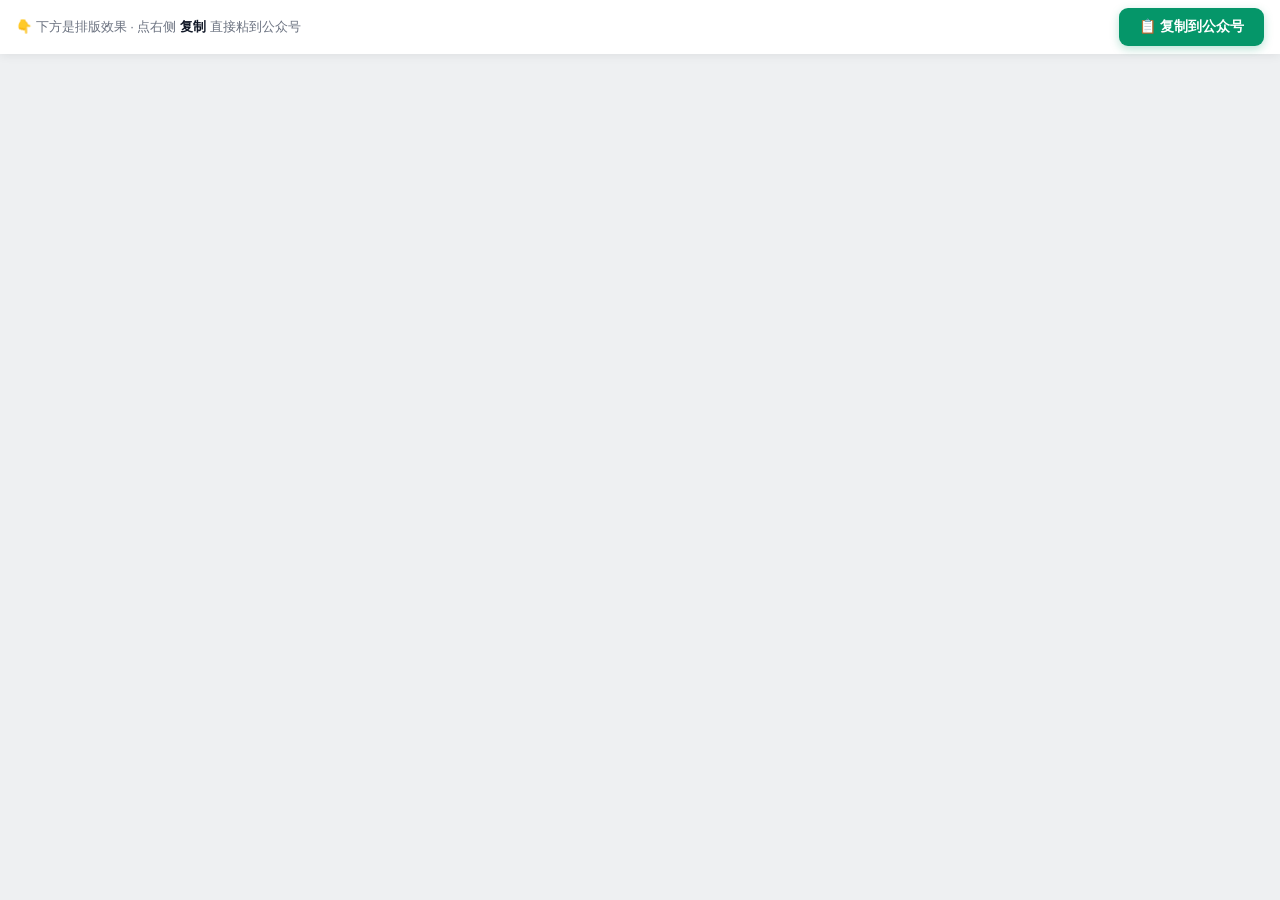
<file: skills/builtin/gzh-design/assets/preview-template.html>
<!DOCTYPE html>
<html lang="zh-CN">
<head>
<meta charset="UTF-8">
<!-- 预览页必须能跑脚本（右上角「复制到公众号」走 execCommand），所以内容库的 iframe 给了
     sandbox="allow-scripts"。但正文是生成内容，可能混进外部来源的片段，里面的脚本会跟着一起
     执行；而 Easel 的 web 是 CORS 全放开（app.py 的 allow_origins=["*"]）且无鉴权，光靠
     opaque origin 拦不住 —— 实测带 Origin: null 一样拿得到 access-control-allow-origin: *，
     脚本能调本站接口并读到响应。这条 CSP 才是真正的闸：connect-src 'none' 掐掉 fetch/XHR/
     WebSocket/sendBeacon，正文里的脚本就算跑起来也读不到任何接口、发不出去。
     script/style 必须留 'unsafe-inline'（复制按钮是 onclick，公众号正文全是内联样式）；
     img/media 放行 data: 与远程，否则内联图和正文引用的远程图渲染不出来。 -->
<meta http-equiv="Content-Security-Policy" content="default-src 'none'; script-src 'unsafe-inline'; style-src 'unsafe-inline'; img-src data: https: http:; media-src data: https: http:; font-src data:; connect-src 'none'; form-action 'none'; frame-src 'none'; object-src 'none'; base-uri 'none'">
<meta name="viewport" content="width=device-width, initial-scale=1">
<title>{{TITLE}} · 公众号排版预览</title>
<style>
  body{margin:0;background:#eef0f2;font-family:-apple-system,BlinkMacSystemFont,'PingFang SC','Hiragino Sans GB','Microsoft YaHei',sans-serif;-webkit-text-size-adjust:100%;}
  .gzh-toolbar{position:fixed;top:0;left:0;right:0;height:54px;background:#ffffff;box-shadow:0 1px 10px rgba(0,0,0,.08);display:flex;align-items:center;justify-content:space-between;padding:0 16px;z-index:99;}
  .gzh-hint{font-size:13px;color:#6b7280;line-height:1.4;}
  .gzh-hint b{color:#111827;}
  .gzh-copy{background:#059669;color:#fff;border:0;border-radius:9px;padding:10px 20px;font-size:14px;font-weight:700;cursor:pointer;box-shadow:0 3px 10px rgba(5,150,105,.28);white-space:nowrap;transition:transform .08s,background .15s;}
  .gzh-copy:hover{background:#047857;}
  .gzh-copy:active{transform:translateY(1px);}
  .gzh-toast{position:fixed;top:66px;left:50%;transform:translateX(-50%);background:#111827;color:#fff;padding:11px 20px;border-radius:10px;font-size:14px;font-weight:600;opacity:0;pointer-events:none;transition:opacity .25s;z-index:100;box-shadow:0 6px 20px rgba(0,0,0,.25);max-width:88vw;text-align:center;}
  .gzh-toast.show{opacity:1;}
  .gzh-stage{max-width:700px;margin:78px auto 64px;padding:0 8px;}
  @media(max-width:520px){.gzh-hint{max-width:150px;}}
</style>
</head>
<body>
<div class="gzh-toolbar">
  <span class="gzh-hint">👇 下方是排版效果 · 点右侧 <b>复制</b> 直接粘到公众号</span>
  <button class="gzh-copy" id="gzhCopyBtn" onclick="gzhCopy()">📋 复制到公众号</button>
</div>
<div class="gzh-toast" id="gzhToast"></div>
<div class="gzh-stage">
  <div id="gzh-content">
<!--GZH_CONTENT-->
  </div>
</div>
<script>
  function gzhShowToast(msg){
    var t=document.getElementById('gzhToast');
    t.textContent=msg;t.classList.add('show');
    clearTimeout(t._timer);
    t._timer=setTimeout(function(){t.classList.remove('show');},2800);
  }
  function gzhCopy(){
    var el=document.getElementById('gzh-content');
    // 选中渲染后的富文本节点并复制（等价于手动 Ctrl+A / Ctrl+C，保留全部样式）
    var range=document.createRange();
    range.selectNodeContents(el);
    var sel=window.getSelection();
    sel.removeAllRanges();
    sel.addRange(range);
    var ok=false;
    try{ok=document.execCommand('copy');}catch(e){ok=false;}
    sel.removeAllRanges();
    var btn=document.getElementById('gzhCopyBtn');
    if(ok){
      gzhShowToast('✅ 已复制！去公众号编辑器按 Ctrl/⌘+V 粘贴即可');
      var old=btn.textContent;btn.textContent='✅ 已复制';
      setTimeout(function(){btn.textContent=old;},2200);
    }else{
      gzhShowToast('⚠ 自动复制失败，请手动全选(Ctrl/⌘+A)再复制(Ctrl/⌘+C)');
    }
  }
</script>
</body>
</html>
</file>
